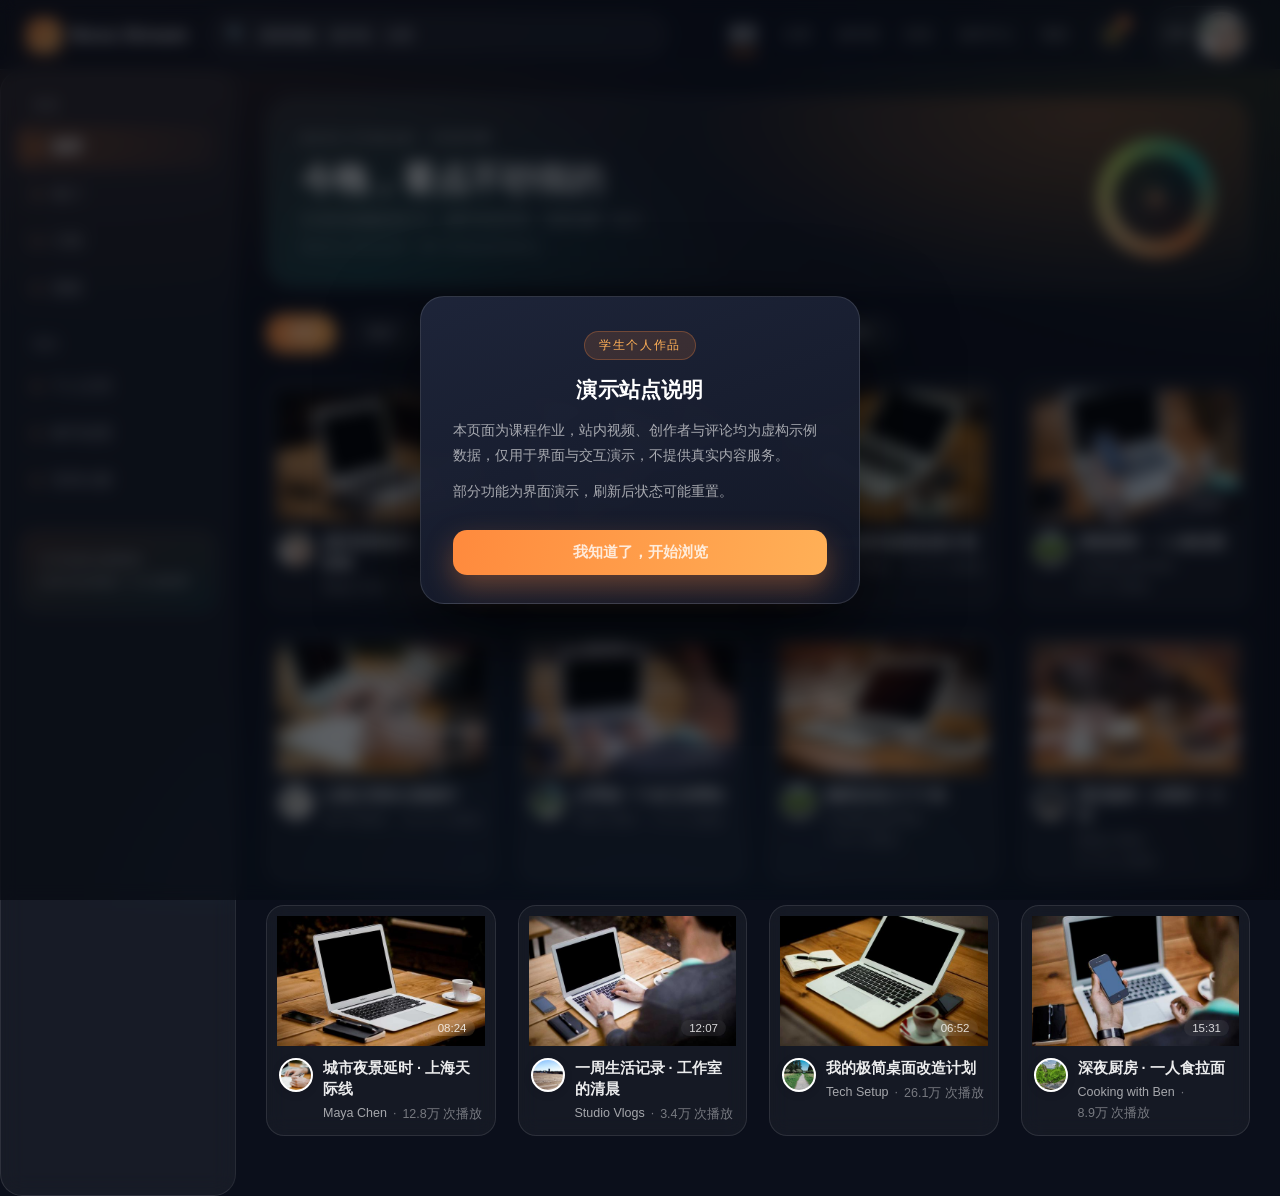
<file: index.html>
<!DOCTYPE html>
<html lang="zh-CN">
<head>
<meta charset="UTF-8">
<meta name="viewport" content="width=device-width,initial-scale=1">
<title>Nova Stream · 首页</title>
<link rel="stylesheet" href="css/style.css">
<link rel="stylesheet" href="css/extra.css">
<link rel="stylesheet" href="css/night.css">
<link rel="stylesheet" href="css/account.css">
</head>
<body>

<header class="topbar">
  <a class="logo" href="index.html"><span class="mark">N</span>Nova Stream</a>
  <form class="search" onsubmit="event.preventDefault();location.href='search.html'">
    <span>🔍</span>
    <input type="text" placeholder="搜索视频、创作者、分类">
  </form>
  <nav class="topnav">
    <a href="index.html" data-page="index.html">首页</a>
    <a href="categories.html" data-page="categories.html">分类</a>
    <a href="creators.html" data-page="creators.html">创作者</a>
    <a href="friends.html" data-page="friends.html">好友</a>
    <a href="upload.html">创作中心</a>
    <a href="profile.html" data-page="profile.html" class="ns-need-login">我的</a>
  </nav>
  <button class="icon-btn" title="消息">🔔</button>
  <span class="nav-me"><b data-ns-account>游客</b><a href="profile.html" class="avatar-link" title="我的主页"><img class="avatar ph-1" alt="头像"></a></span>
</header>

<div class="shell">
  <aside class="side">
    <p class="side-title">发现</p>
    <nav>
      <a href="index.html" class="active"><span class="dot"></span>推荐</a>
      <a href="categories.html"><span class="dot"></span>热门</a>
      <a href="creators.html"><span class="dot"></span>订阅</a>
      <a href="search.html"><span class="dot"></span>搜索</a>
    </nav>
    <p class="side-title" style="margin-top:26px">我的</p>
    <nav>
      <a href="profile.html" class="ns-need-login"><span class="dot"></span>个人主页</a>
      <a href="settings.html" class="ns-need-login"><span class="dot"></span>账号设置</a>
      <a href="login.html"><span class="dot"></span>登录注册</a>
    </nav>
    <div class="side-foot">
      今天也来点新鲜的<br>
      已经为你准备了 24 条推荐
    </div>
  </aside>

  <main class="main">
    <section class="hero">
      <div class="hero-txt">
        <p class="hero-kicker">NOVA STREAM · 今日片单</p>
        <h1>今晚，看点不吵闹的</h1>
        <p class="hero-sub">24 条为你挑好的片子，避开信息洪流，安静地看一会儿</p>
        <p class="hero-mood" id="heroMood"></p>
      </div>
      <div class="hero-glow"></div>
    </section>
    <div class="chips" id="chips"></div>
    <div class="grid" id="grid"></div>
  </main>
</div>

<script src="js/data.js"></script>
<script>
  const chips = document.getElementById("chips");

  // 分类 -> 匹配规则（关键词 + 额外补充视频）
  const CAT_KEY = {
    "全部": [],
    "知识": ["网站", "极简", "改造"],
    "娱乐": ["生活记录", "vlog", "工作室"],
    "科技": ["桌面", "网站", "tech", "极简"],
    "生活": ["生活记录", "厨房", "拉面", "清晨"],
    "音乐": ["白噪音", "森林", "music"],
    "游戏": ["游戏", "实况"],
    "旅行": ["旅行", "公路", "山海", "城市夜景"]
  };

  // 首页没有、但分类里要有的“专属填充”
  const CAT_EXTRA = {
    "影视": [
      { t: "一部电影的一百个镜头", c: "Studio Vlogs", v: "18.6万", d: "14:22", ph: 2 },
      { t: "影史里最会讲故事的人", c: "Cooking with Ben", v: "7.1万", d: "26:40", ph: 4 }
    ],
    "美食": [
      { t: "深夜厨房 · 一人食拉面", c: "Cooking with Ben", v: "8.9万", d: "15:31", ph: 4 },
      { t: "咖啡拉花入门十条", c: "Cooking with Ben", v: "1.9万", d: "09:12", ph: 7 }
    ],
    "运动": [
      { t: "每天早上二十分钟", c: "Fit Life", v: "5.4万", d: "20:03", ph: 2 },
      { t: "跑步半年我变了什么", c: "Fit Life", v: "11.2万", d: "13:48", ph: 5 }
    ],
    "设计": [
      { t: "改一百次才敢发的封面", c: "Maya Chen", v: "6.8万", d: "12:15", ph: 1 },
      { t: "颜色是怎么影响人的", c: "Studio Vlogs", v: "9.4万", d: "18:30", ph: 7 }
    ],
    "萌宠": [
      { t: "猫在等我回家的一整天", c: "Maya Chen", v: "32.5万", d: "10:12", ph: 1 },
      { t: "养猫三个月翻车记录", c: "Studio Vlogs", v: "15.7万", d: "08:46", ph: 2 }
    ],
    "播客": [
      { t: "深夜电台 · 聊聊一个人住", c: "Music Vibes", v: "4.6万", d: "42:18", ph: 8 },
      { t: "在雨天和自己对话", c: "Music Vibes", v: "9.1万", d: "36:02", ph: 6 }
    ]
  };

  const ALL = [...VIDEOS, ...VIDEOS.slice(0, 4)];
  let nowCat = "全部";
  let nowCreator = "";

  function render(){
    let list = ALL;
    if (nowCat !== "全部"){
      const keys = (CAT_KEY[nowCat] || []).map(k => k.toLowerCase());
      const extra = CAT_EXTRA[nowCat] || [];
      const hit = ALL.filter(v =>
        keys.some(k => v.t.toLowerCase().includes(k) || v.c.toLowerCase().includes(k)));
      list = [...hit, ...extra];
    }
    if (nowCreator) list = list.filter(v => v.c === nowCreator);

    const grid = document.getElementById("grid");
    grid.innerHTML = list.length
      ? list.map(videoCard).join("")
      : `<div class="empty">
           <div class="eico">🫧</div>
           <h3>这个分类还没有视频</h3>
           <p>换个分类看看，或者先去逛逛别的</p>
           <button class="btn btn-primary" onclick="setCat('全部')">看全部推荐</button>
         </div>`;
  }

  const CATS_ALL = ["全部","知识","娱乐","科技","生活","音乐","游戏","旅行","影视","美食","运动","设计","萌宠","播客"];

  function setCat(name){
    nowCat = name;
    nowCreator = "";
    document.querySelectorAll("#chips .chip").forEach(b =>
      b.classList.toggle("active", b.dataset.cat === name));
    history.replaceState(null, "", name === "全部" ? "index.html" : "index.html?cat=" + encodeURIComponent(name));
    render();
  }
  window.setCat = setCat;

  function buildChips(){
    chips.innerHTML = CATS.map(c =>
      `<button class="chip ${c === nowCat ? "active" : ""}" data-cat="${c}">${c}</button>`).join("");
  }
  chips.addEventListener("click", e => {
    const btn = e.target.closest(".chip");
    if (btn) setCat(btn.dataset.cat);
  });

  // 从分类页跳过来时带上 ?cat=
  const q = new URLSearchParams(location.search);
  const fromCat = q.get("cat");
  const fromUser = q.get("creator");
  if (fromCat && fromCat !== "全部" && !CATS.includes(fromCat)) CATS.push(fromCat);
  if (fromCat) setCat(fromCat);
  else if (fromUser){ nowCreator = fromUser; buildChips(); render(); }
  else { buildChips(); render(); }
</script>
<script src="js/hue.js"></script>
<script src="js/notify.js"></script>
<script src="js/notice.js"></script>
<script src="js/account.js"></script>
</body>
</html>
</file>
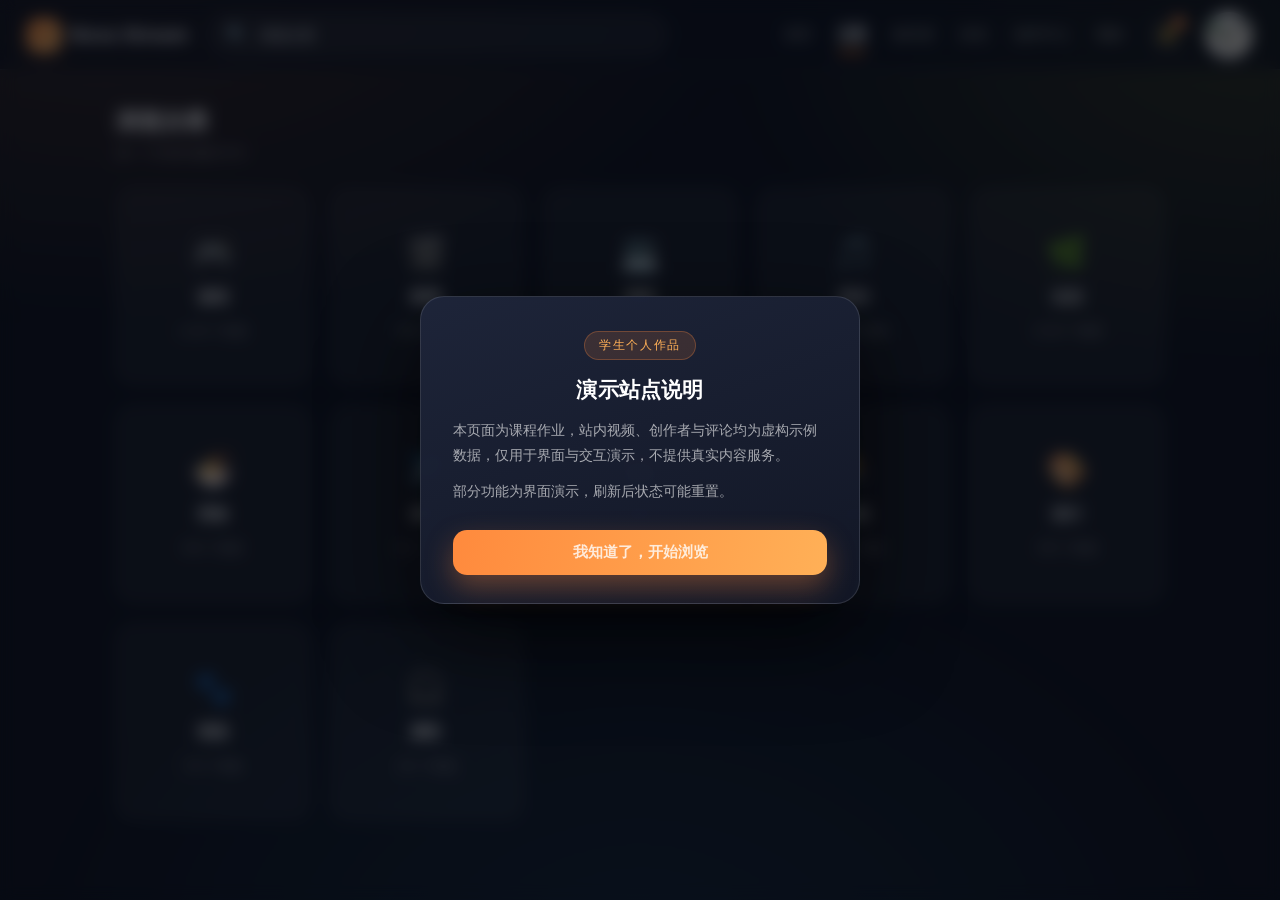
<file: categories.html>
<!DOCTYPE html>
<html lang="zh-CN">
<head>
<meta charset="UTF-8">
<meta name="viewport" content="width=device-width,initial-scale=1">
<title>Nova Stream · 分类</title>
<link rel="stylesheet" href="css/style.css">
<link rel="stylesheet" href="css/extra.css">
<link rel="stylesheet" href="css/night.css">
<link rel="stylesheet" href="css/account.css">
<style>
  .cat-grid{display:grid;grid-template-columns:repeat(auto-fill,minmax(180px,1fr));gap:20px;margin-top:26px}
  .cat{
    aspect-ratio:1/1.02;border-radius:24px;background:rgba(255,255,255,.05);box-shadow:var(--sh-sm);
    display:flex;flex-direction:column;align-items:center;justify-content:center;gap:16px;
    position:relative;transition:.24s;border:1px solid transparent;
  }
  .cat:hover{transform:translateY(-5px);box-shadow:var(--sh-lg);border-color:#ffe2cd}
  .cat .ico{font-size:32px}
  .cat .nm{font-size:15px;font-weight:600}
  .cat .ct{font-size:12px;color:var(--ink-3)}
  .cat .mark{position:absolute;right:14px;top:14px;width:10px;height:10px;border-radius:50%;
    background:var(--orange);opacity:0;transition:.2s}
  .cat:hover .mark{opacity:1}
  .cat.active{border-color:transparent;background:linear-gradient(160deg,#fff7f1,#eefaf8);
    box-shadow:0 18px 40px rgba(20,184,166,.16)}
</style>
<script src="js/hue.js"></script>
</head>
<body>

<header class="topbar">
  <a class="logo" href="index.html"><span class="mark">N</span>Nova Stream</a>
  <form class="search" onsubmit="event.preventDefault();location.href='search.html'">
    <span>🔍</span><input type="text" placeholder="浏览分类">
  </form>
  <nav class="topnav">
    <a href="index.html">首页</a>
    <a href="categories.html" class="active">分类</a>
    <a href="creators.html">创作者</a>
    <a href="friends.html">好友</a>
    <a href="upload.html">创作中心</a>
    <a href="profile.html" class="ns-need-login">我的</a>
  </nav>
    <button class="icon-btn" title="消息">🔔</button>
<a href="profile.html"><img class="avatar ph-5" alt="头像"></a>
</header>

<div style="max-width:1100px;margin:0 auto;padding:36px 26px 70px">
  <h1 style="margin:0 0 8px;font-size:23px">浏览分类</h1>
  <p class="tiny" style="margin:0">挑一个你感兴趣的方向</p>
  <div class="cat-grid" id="grid"></div>
</div>

<script src="js/data.js"></script>
<script>
  const LIST = [
    {i:"🎮", n:"游戏", c:"1,204 个视频"},
    {i:"🎬", n:"影视", c:"986 个视频"},
    {i:"💻", n:"科技", c:"742 个视频"},
    {i:"🎵", n:"音乐", c:"1,530 个视频"},
    {i:"🌿", n:"生活", c:"2,018 个视频"},
    {i:"🍜", n:"美食", c:"864 个视频"},
    {i:"✈️", n:"旅行", c:"617 个视频"},
    {i:"📚", n:"知识", c:"1,109 个视频"},
    {i:"🏃", n:"运动", c:"438 个视频"},
    {i:"🎨", n:"设计", c:"355 个视频"},
    {i:"🐾", n:"萌宠", c:"702 个视频"},
    {i:"🎧", n:"播客", c:"241 个视频"}
  ];
  document.getElementById("grid").innerHTML = LIST.map(c=>`
    <a class="cat" href="index.html?cat=${encodeURIComponent(c.n)}">
      <span class="mark"></span>
      <div class="ico">${c.i}</div>
      <div class="nm">${c.n}</div>
      <div class="ct">${c.c}</div>
    </a>`).join("");
</script>
<script src="js/notify.js"></script>
<script src="js/notice.js"></script>
<script src="js/account.js"></script>
</body>
</html>
</file>
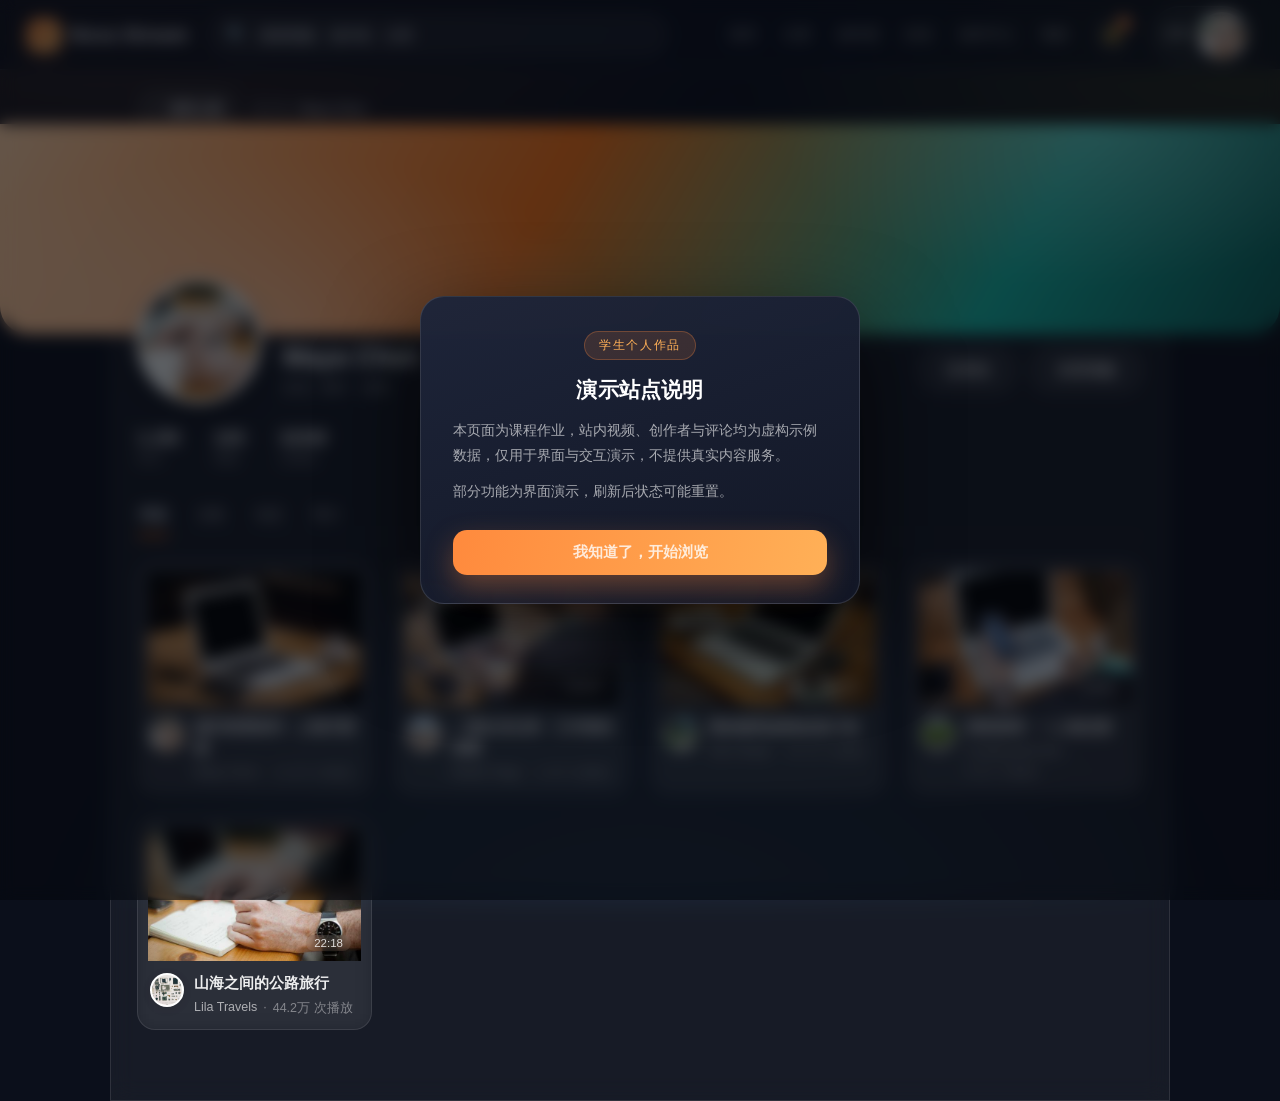
<file: creator.html>
<!DOCTYPE html>
<html lang="zh-CN">
<head>
<meta charset="UTF-8">
<meta name="viewport" content="width=device-width,initial-scale=1">
<title>Nova Stream · 创作者主页</title>
<link rel="stylesheet" href="css/style.css">
<link rel="stylesheet" href="css/extra.css">
<link rel="stylesheet" href="css/night.css">
<link rel="stylesheet" href="css/account.css">
<style>
  .cover{
    height:210px;border-radius:0 0 28px 28px;position:relative;overflow:hidden;
    background:linear-gradient(120deg,#ffd3a8,#f97316 42%,#14b8a6 78%,#0b5e58);
  }
  .cover::after{
    content:"";position:absolute;inset:0;
    background:radial-gradient(600px 300px at 20% 100%,rgba(255,255,255,.42),transparent 60%),
               radial-gradient(500px 260px at 85% 0%,rgba(255,255,255,.3),transparent 62%);
  }
  .prof{max-width:1060px;margin:0 auto;padding:0 26px 70px}
  .prof-head{display:flex;align-items:flex-end;gap:22px;margin-top:-56px;position:relative;z-index:2}
  .prof-head .ava{width:124px;height:124px;border-radius:50%;border:5px solid #fff;box-shadow:var(--sh-md)}
  .prof-head .txt{padding-bottom:6px}
  .prof-head h1{margin:0 0 6px;font-size:26px}
  .prof-head p{margin:0;font-size:13.5px;color:var(--ink-3)}
  .stats{display:flex;gap:34px;margin:24px 0 6px;flex-wrap:wrap}
  .stat b{display:block;font-size:19px}
  .stat span{font-size:12.5px;color:var(--ink-3)}
  .tabs{display:flex;gap:26px;border-bottom:1px solid var(--line);margin:26px 0 24px;font-size:14px}
  .tabs a{padding:12px 2px;color:var(--ink-2);position:relative}
  .tabs a:hover{color:var(--ink)}
  .tabs a.on{color:var(--ink);font-weight:700}
  .tabs a.on::after{content:"";position:absolute;left:0;right:0;bottom:-1px;height:3px;border-radius:3px;background:var(--orange)}
</style>
<script src="js/hue.js"></script>
</head>
<body>

<header class="topbar">
  <a class="logo" href="index.html"><span class="mark">N</span>Nova Stream</a>
  <form class="search" onsubmit="event.preventDefault();location.href='search.html'">
    <span>🔍</span><input type="text" placeholder="搜索视频、创作者、分类">
  </form>
  <nav class="topnav">
    <a href="index.html">首页</a>
    <a href="categories.html">分类</a>
    <a href="creators.html">创作者</a>
    <a href="friends.html" id="navFriends">好友</a>
    <a href="upload.html">创作中心</a>
    <a href="profile.html" class="ns-need-login">我的</a>
  </nav>
    <button class="icon-btn" title="消息">🔔</button>
<span class="nav-me"><b data-ns-account>游客</b><a href="profile.html" class="avatar-link" title="我的主页"><img class="avatar ph-1" alt="头像"></a></span>
</header>

<div class="crumb-bar" style="max-width:1060px;margin:20px auto -4px;padding:0 26px;display:flex;align-items:center;gap:12px">
  <a class="btn btn-ghost" href="creators.html" id="backBtn" style="height:38px;padding:0 16px;font-size:13px;border-radius:999px;display:inline-flex;align-items:center">← 返回上级</a>
  <span style="font-size:12.5px;color:var(--ink-3)" id="crumb">创作者 / <b id="crumbName" style="font-weight:600;color:var(--ink-2)">Maya Chen</b></span>
</div>

<div class="cover"></div>

<div class="prof">
  <div class="prof-head">
    <div class="ava ph-1" style="border-radius:50%" id="uAva"></div>
    <div class="txt">
      <h1 id="uName">Maya Chen</h1>
      <p id="uDesc">生活 · 旅行 · 创意</p>
    </div>
    <div style="margin-left:auto;padding-bottom:10px;display:flex;gap:12px">
      <button class="btn btn-primary" id="f" >关注</button>
      <button class="btn btn-ghost" id="msgBtn">主页消息</button>
    </div>
  </div>

  <div class="stats">
    <div class="stat"><b id="uFans">1.2M</b><span>粉丝</span></div>
    <div class="stat"><b id="uVids">480</b><span>视频</span></div>
    <div class="stat"><b>320M</b><span>总播放</span></div>
  </div>

  <div class="tabs" id="tabs">
    <a href="#" class="on" data-tab="works">作品</a>
    <a href="#" data-tab="series">合集</a>
    <a href="#" data-tab="feed">动态</a>
    <a href="#" data-tab="about">简介</a>
  </div>

  <div class="grid" id="grid"></div>
  <div id="pane"></div>
</div>

<script src="js/data.js"></script>
<script>
  // 按 ?u=创作者名 显示对应的人
  const _sp = new URLSearchParams(location.search);
  const q = _sp.get("u") || "Maya Chen";

  // 「主页消息」跳到好友版块的私信，并且直接选中这位创作者
  (function msg(){
    const b = document.getElementById("msgBtn");
    if (!b) return;
    b.addEventListener("click", () => {
      location.href = "friends.html?chat=" + encodeURIComponent(q);
    });
  })();

  // 返回按钮跟着来源走：从好友、搜索、动态点进来就回那一页
  (function backTo(){
    const btn = document.getElementById("backBtn");
    const crumb = document.getElementById("crumb");
    const from = _sp.get("from");
    const map = {
      friends: { href:"friends.html", label:"← 返回好友", crumb:"好友 / " },
      search:  { href:"search.html?q=" + encodeURIComponent(q), label:"← 返回搜索", crumb:"搜索结果 / " },
      feed:    { href:"feed.html", label:"← 返回动态", crumb:"动态 / " },
      index:   { href:"index.html", label:"← 返回首页", crumb:"首页 / " }
    };
    const c = map[from];
    if (c){
      btn.textContent = c.label;
      btn.setAttribute("href", c.href);
      crumb.firstChild.nodeValue = c.crumb;
      // 从好友过来，顶部导航也把「好友」点亮，别看着像丢了
      if (from === "friends") document.getElementById("navFriends").classList.add("active");
      return;
    }
    if (from === "watch"){ btn.textContent = "← 返回视频"; btn.onclick = e => { e.preventDefault(); history.length > 1 ? history.back() : location.href = "index.html"; }; return; }
    // 没带来源就用浏览器的上一页，没有上一页再回创作者列表
    btn.textContent = "← 返回上级";
    btn.onclick = e => {
      e.preventDefault();
      if (document.referrer && history.length > 1) history.back();
      else location.href = "creators.html";
    };
  })();
  const me = CREATORS.find(c => c.n === q) || CREATORS[0];
  const mine = VIDEOS.filter(v => v.c === me.n);

  document.title = "Nova Stream · " + me.n;
  document.getElementById("uName").textContent = me.n;
  document.getElementById("crumbName").textContent = me.n;
  document.getElementById("uDesc").textContent = me.d;
  document.getElementById("uFans").textContent = me.f;
  document.getElementById("uVids").textContent = (mine.length * 60 + 40);
  document.getElementById("uAva").className = "ava ph-" + me.ph;
  document.querySelector(".prof-head .ava").style.borderRadius = "50%";
  const f = document.getElementById("f");
  function paintFollow(){
    const on = isSub(me.n);
    f.dataset.on = on ? "1" : "0";
    f.textContent = on ? "已关注" : "关注";
    f.classList.toggle("btn-ghost", on);
    f.classList.toggle("btn-primary", !on);
    f.style.background = on ? "linear-gradient(100deg,#0aa395,#2ec9ba)" : "";
  }
  paintFollow();

  const list = mine.length ? [...mine, ...VIDEOS.filter(v => v.c !== me.n).slice(0,4)] : VIDEOS;
  const grid = document.getElementById("grid");
  const pane = document.getElementById("pane");

  const SERIES = [
    { n: "日常记录", c: 12, t: "每天一段，攒着看", ph: me.ph },
    { n: "创作幕后", c: 8, t: "拍摄和剪辑的那些事", ph: (me.ph % 8) + 1 },
    { n: "随手拍", c: 26, t: "没剪完的也放出来", ph: ((me.ph + 3) % 8) + 1 }
  ];
  const FEED = [
    { d: "今天第 3 次改封面，终于敢发了", t: "2 小时前", like: 128 },
    { d: "有人问我用的什么机器，回在评论区了", t: "昨天", like: 64 },
    { d: "下周停更一天，出去走走", t: "3 天前", like: 210 }
  ];

  function showTab(name){
    document.querySelectorAll("#tabs a").forEach(a =>
      a.classList.toggle("on", a.dataset.tab === name));
    grid.style.display = name === "works" ? "" : "none";
    pane.style.display = name === "works" ? "none" : "";
    if (name === "works"){
      grid.innerHTML = list.map(videoCard).join("");
    } else if (name === "series"){
      pane.innerHTML = `<div class="series-grid">${SERIES.map(x => `
        <a class="series" href="watch.html">
          <div class="scover ph-${x.ph}"></div>
          <h4>${x.n}</h4>
          <p>${x.c} 个视频 · ${x.t}</p>
        </a>`).join("")}</div>`;
    } else if (name === "feed"){
      pane.innerHTML = `<div class="feed-list">${FEED.map(x => `
        <div class="feed-item">
          <div class="fa ph-${me.ph}"></div>
          <div class="fb">
            <div class="fn">${me.n}</div>
            <div class="fd">${x.d}</div>
            <div class="ff"><span>${x.t}</span><span>♥ ${x.like}</span></div>
          </div>
        </div>`).join("")}</div>`;
    } else {
      pane.innerHTML = `<div class="about-box">
        <h3>关于 ${me.n}</h3>
        <p>${me.d} 方向的创作者，喜欢把手边的小事拍下来。更新不太规律，但每次都想认真一点。</p>
        <ul>
          <li><span>粉丝</span><b>${me.f}</b></li>
          <li><span>视频</span><b>${mine.length * 60 + 40}</b></li>
          <li><span>入驻</span><b>2023 年</b></li>
          <li><span>所在地</span><b>上海</b></li>
        </ul>
      </div>`;
    }
    history.replaceState(null, "", "creator.html?u=" + encodeURIComponent(me.n) + "#" + name);
  }

  document.getElementById("tabs").addEventListener("click", e => {
    const a = e.target.closest("a");
    if (!a) return;
    e.preventDefault();
    showTab(a.dataset.tab);
  });

  showTab((location.hash || "#works").slice(1));
  f.addEventListener("click", () => { if (window.NSAuth && !NSAuth.requireLogin("关注")) return; toggleSub(me.n); paintFollow(); });
</script>
<script src="js/notify.js"></script>
<script src="js/notice.js"></script>
<script src="js/account.js"></script>
</body>
</html>
</file>
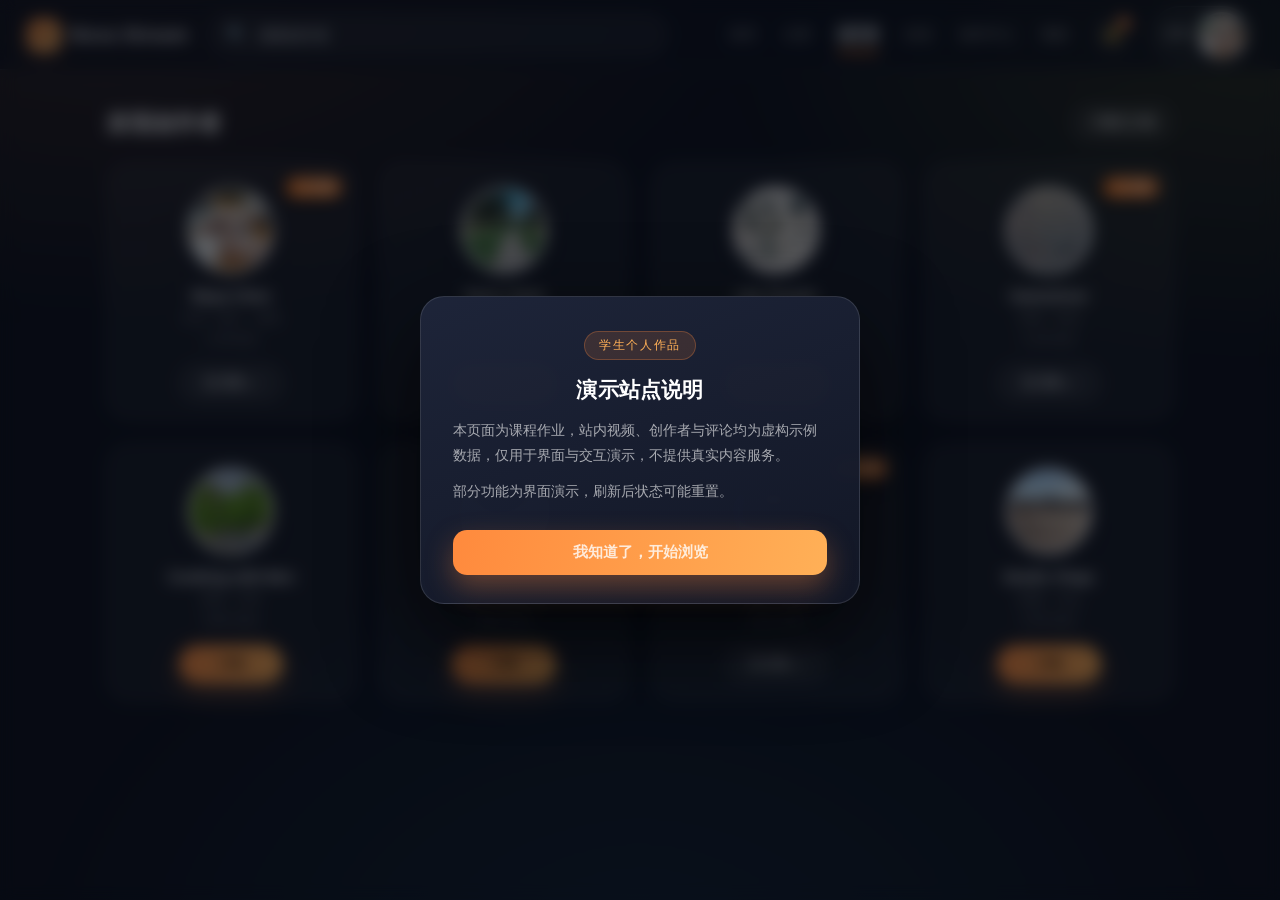
<file: creators.html>
<!DOCTYPE html>
<html lang="zh-CN">
<head>
<meta charset="UTF-8">
<meta name="viewport" content="width=device-width,initial-scale=1">
<title>Nova Stream · 创作者</title>
<link rel="stylesheet" href="css/style.css">
<link rel="stylesheet" href="css/extra.css">
<link rel="stylesheet" href="css/night.css">
<link rel="stylesheet" href="css/account.css">
<style>
  .cr-grid{display:grid;grid-template-columns:repeat(auto-fill,minmax(210px,1fr));gap:22px;margin-top:8px}
  .cr{
    background:rgba(255,255,255,.05);border-radius:24px;padding:24px 18px 18px;text-align:center;
    box-shadow:var(--sh-sm);transition:.24s;position:relative;border:1px solid transparent;
  }
  .cr:hover{transform:translateY(-5px);box-shadow:var(--sh-lg);border-color:#ffe2cd}
  .cr .ava{width:86px;height:86px;border-radius:50%;margin:0 auto 14px;border:3px solid #fff;
    box-shadow:0 10px 24px rgba(28,35,48,.12)}
  .cr h3{margin:0 0 6px;font-size:15px}
  .cr .d{font-size:12.5px;color:var(--ink-3);margin:0 0 4px}
  .cr .f{font-size:12px;color:var(--ink-3);margin:0 0 16px}
  .cr .btn{height:38px;padding:0 20px;font-size:13px;border-radius:999px}
  .badge{
    position:absolute;right:14px;top:14px;padding:3px 10px;border-radius:999px;
    font-size:11.5px;font-weight:700;color:#fff;background:linear-gradient(100deg,#f97316,#fb8c3c);
  }
  .cr .live{background:linear-gradient(100deg,#14b8a6,#2ec9ba)}
</style>
<script src="js/hue.js"></script>
</head>
<body>

<header class="topbar">
  <a class="logo" href="index.html"><span class="mark">N</span>Nova Stream</a>
  <form class="search" onsubmit="event.preventDefault();location.href='search.html'">
    <span>🔍</span><input type="text" placeholder="搜索创作者">
  </form>
  <nav class="topnav">
    <a href="index.html">首页</a>
    <a href="categories.html">分类</a>
    <a href="creators.html" class="active">创作者</a>
    <a href="friends.html">好友</a>
    <a href="upload.html">创作中心</a>
    <a href="profile.html" class="ns-need-login">我的</a>
  </nav>
    <button class="icon-btn" title="消息">🔔</button>
<span class="nav-me"><b data-ns-account>游客</b><a href="profile.html" class="avatar-link" title="我的主页"><img class="avatar ph-1" alt="头像"></a></span>
</header>

<div style="max-width:1120px;margin:0 auto;padding:34px 26px 70px">
  <div class="sec-head">
    <h1 style="margin:0;font-size:23px">发现创作者</h1>
    <button class="btn btn-ghost" id="onlySub" style="height:38px;padding:0 18px;font-size:13px;border-radius:999px">只看已订阅</button>
  </div>
  <div class="cr-grid" id="grid"></div>
  <div id="noneSub" class="none-sub" style="display:none">
    <p>还没订阅谁，点一下订阅试试 :)</p>
  </div>
</div>

<script src="js/data.js"></script>
<script>
  const grid = document.getElementById("grid");
  let onlySubMode = false;

  function badgeOf(c, i){
    if (isSub(c.n)) return '<span class="badge">已订阅</span>';
    if (i === 3) return '<span class="badge live">直播中</span>';
    return "";
  }

  function render(){
    const list = CREATORS.filter(c => !onlySubMode || isSub(c.n));
    document.getElementById("noneSub").style.display = list.length ? "none" : "";
    grid.innerHTML = list.map((c) => {
      const on = isSub(c.n);
      return `
      <div class="cr" data-name="${c.n}">
        ${badgeOf(c, CREATORS.indexOf(c))}
        <a href="creator.html?u=${encodeURIComponent(c.n)}" title="查看 ${c.n} 的主页">
          <div class="ava ph-${c.ph}" style="border-radius:50%"></div>
        </a>
        <h3><a href="creator.html?u=${encodeURIComponent(c.n)}" style="color:inherit">${c.n}</a></h3>
        <p class="d">${c.d}</p>
        <p class="f">${c.f} 粉丝</p>
        <button class="btn ${on ? "btn-ghost" : "btn-primary"} sub-btn" data-n="${c.n}">
          ${on ? "已订阅 ✓" : "订阅"}
        </button>
      </div>`;
    }).join("");
  }

  grid.addEventListener("click", e => {
    const b = e.target.closest(".sub-btn");
    if (!b) return;
    if (window.NSAuth && !NSAuth.requireLogin("订阅")) return;
    const name = b.dataset.n;
    const on = toggleSub(name);
    const card = grid.querySelector(`.cr[data-name="${CSS.escape(name)}"]`);
    if (card){
      const old = card.querySelector(".badge");
      if (old && old.classList.contains("badge") && !old.classList.contains("live")) old.remove();
      if (on && !card.querySelector(".badge"))
        card.insertAdjacentHTML("afterbegin", '<span class="badge">已订阅</span>');
    }
    render();
  });

  document.getElementById("onlySub").addEventListener("click", e => {
    onlySubMode = !onlySubMode;
    e.currentTarget.classList.toggle("btn-primary", onlySubMode);
    e.currentTarget.classList.toggle("btn-ghost", !onlySubMode);
    e.currentTarget.textContent = onlySubMode ? "看全部创作者" : "只看已订阅";
    render();
  });

  // 别的标签页改了订阅，这里跟着刷新
  window.addEventListener("storage", e => { if (e.key === "ns_subs") render(); });
  document.addEventListener("subs:change", render);

  render();
</script>
<script src="js/notify.js"></script>
<script src="js/notice.js"></script>
<script src="js/account.js"></script>
</body>
</html>
</file>
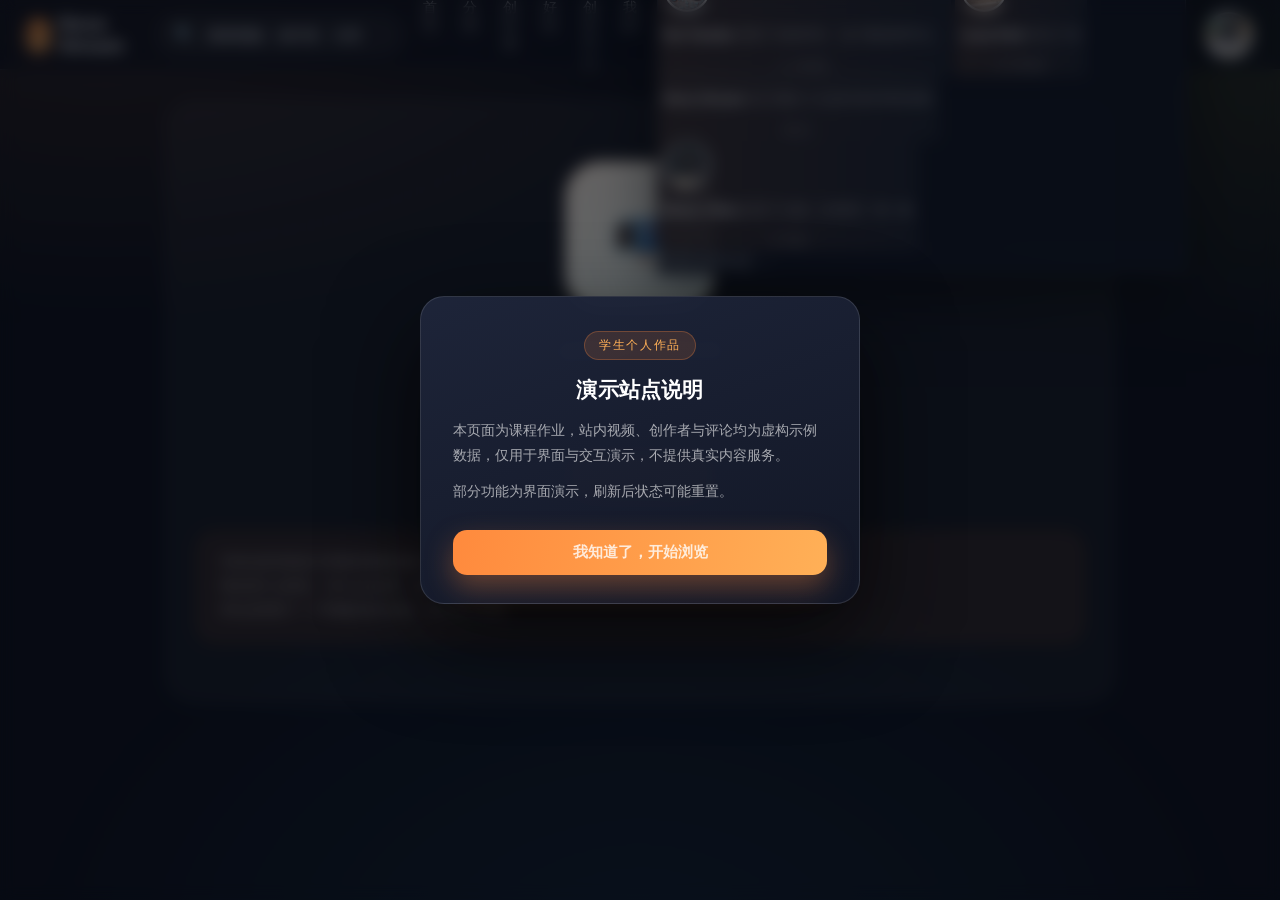
<file: empty.html>
<!DOCTYPE html>
<html lang="zh-CN">
<head>
<meta charset="UTF-8">
<meta name="viewport" content="width=device-width,initial-scale=1">
<title>Nova Stream · 空状态</title>
<link rel="stylesheet" href="css/style.css">
<link rel="stylesheet" href="css/night.css">
<link rel="stylesheet" href="css/account.css">
<style>
  .empty-wrap{max-width:1000px;margin:0 auto;padding:30px 26px 60px}
  .panel{background:rgba(255,255,255,.05);border-radius:28px;box-shadow:var(--sh-md);padding:60px 30px;text-align:center}
  .illus{width:150px;height:150px;margin:0 auto 26px;position:relative}
  .illus .box{
    position:absolute;inset:0;border-radius:36px;
    background:linear-gradient(140deg,#fff3e8,#e8faf7);
    border:2px dashed #ffd0ad;display:grid;place-items:center;
    animation:float 3.6s ease-in-out infinite;
  }
  .illus .box span{font-size:46px;filter:grayscale(.15)}
  @keyframes float{0%,100%{transform:translateY(0)}50%{transform:translateY(-10px)}}
  .panel h1{margin:0 0 10px;font-size:21px}
  .panel p{margin:0 0 26px;font-size:13.5px;color:var(--ink-3);line-height:1.9}
  .tipbox{margin-top:34px;padding:18px 22px;border-radius:18px;background:rgba(255,255,255,.045);
    font-size:12.5px;color:var(--ink-3);text-align:left;line-height:1.9}
</style>
<script src="js/hue.js"></script>
</head>
<body>

<header class="topbar">
  <a class="logo" href="index.html"><span class="mark">N</span>Nova Stream</a>
  <form class="search" onsubmit="event.preventDefault();location.href='search.html'">
    <span>🔍</span><input type="text" placeholder="搜索视频、创作者、分类">
  </form>
  <nav class="topnav">
    <a href="index.html">首页</a>
    <a href="categories.html">分类</a>
    <a href="creators.html">创作者</a>
    <a href="friends.html">好友</a>
    <a href="upload.html">创作中心</a>
    <a href="profile.html" class="ns-need-login">我的</a>
  </nav>
    <button class="icon-btn" title="消息">🔔</button>
<a href="profile.html"><img class="avatar ph-2" alt="头像"></a>
</header>

<div class="empty-wrap">
  <div class="panel">
    <div class="illus"><div class="box"><span>📭</span></div></div>
    <h1>这里还什么都没有</h1>
    <p>你还没有订阅任何创作者<br>订阅之后，他们的新视频会出现在这里</p>
    <a class="btn btn-primary" href="creators.html">去看看创作者</a>

    <div class="tipbox">
      空状态是页面设计里最容易被忽略的一块。它要告诉用户三件事：<br>
      现在是什么情况、为什么会这样、接下来能做什么。<br>
      所以这里留了一个明确的操作按钮，而不是干瞪眼。
    </div>
  </div>
</div>
<script src="js/notify.js"></script>
<script src="js/notice.js"></script>
<script src="js/account.js"></script>
</body>
</html>
</file>
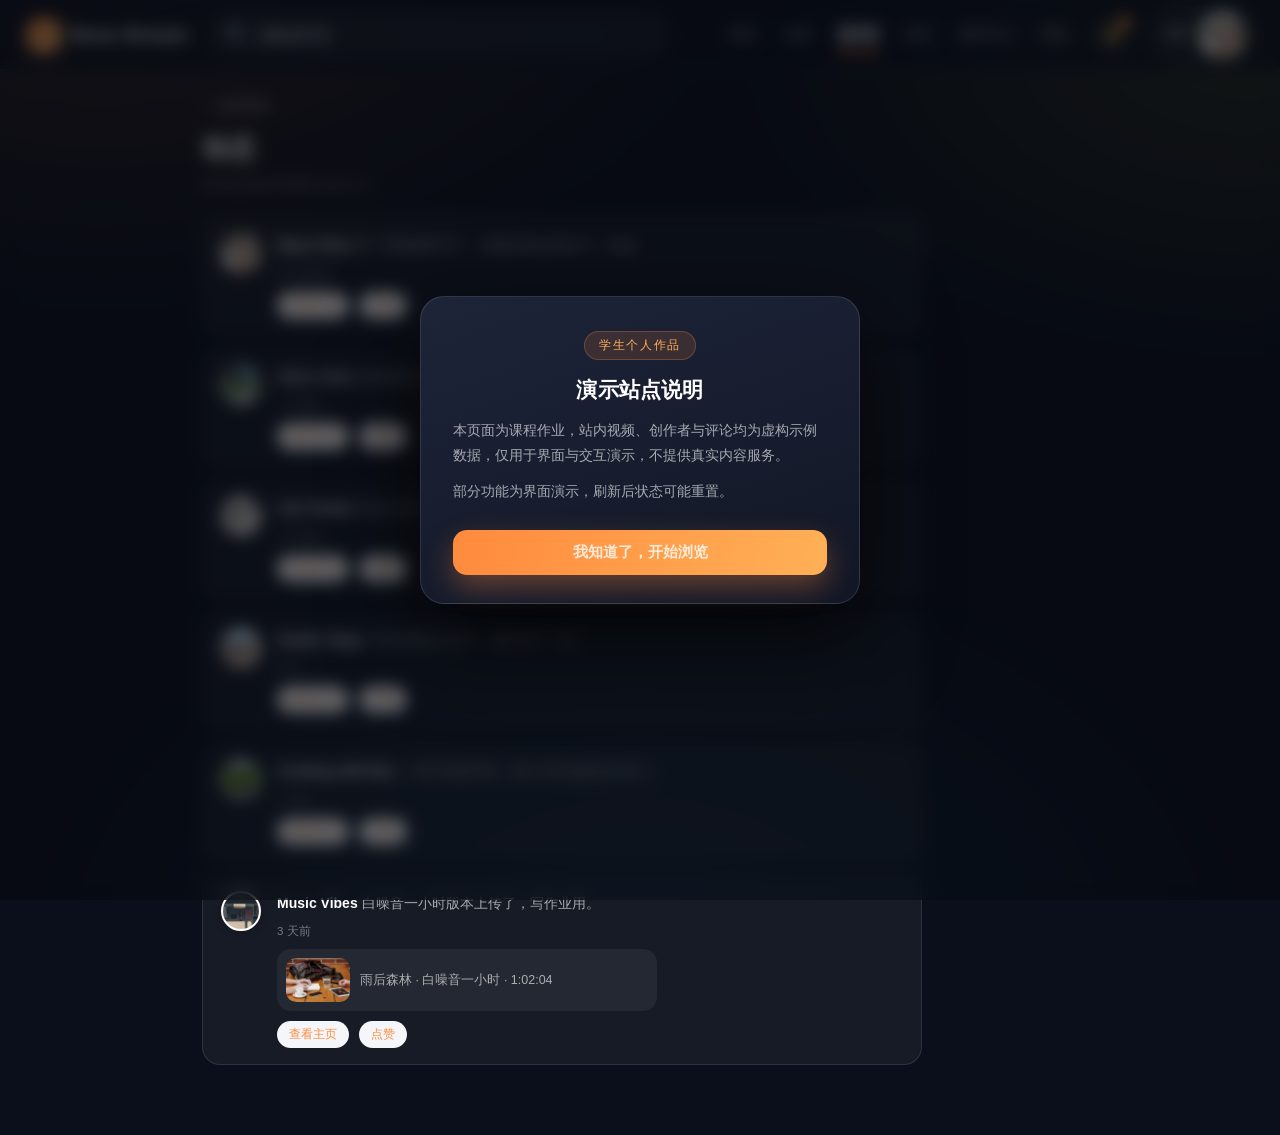
<file: feed.html>
<!DOCTYPE html>
<html lang="zh-CN">
<head>
<meta charset="UTF-8">
<meta name="viewport" content="width=device-width,initial-scale=1">
<title>Nova Stream · 动态</title>
<link rel="stylesheet" href="css/style.css">
<link rel="stylesheet" href="css/extra.css">
<link rel="stylesheet" href="css/night.css">
<link rel="stylesheet" href="css/account.css">
<script src="js/hue.js"></script>
</head>
<body>

<header class="topbar">
  <a class="logo" href="index.html"><span class="mark">N</span>Nova Stream</a>
  <form class="search" onsubmit="event.preventDefault();location.href='search.html'">
    <span>🔍</span><input type="text" placeholder="搜索创作者">
  </form>
  <nav class="topnav">
    <a href="index.html">首页</a>
    <a href="categories.html">分类</a>
    <a href="creators.html" class="active">创作者</a>
    <a href="friends.html">好友</a>
    <a href="upload.html">创作中心</a>
    <a href="profile.html" class="ns-need-login">我的</a>
  </nav>
    <button class="icon-btn" title="消息">🔔</button>
<span class="nav-me"><b data-ns-account>游客</b><a href="profile.html" class="avatar-link" title="我的主页"><img class="avatar ph-1" alt="头像"></a></span>
</header>

<div class="feed-wrap">
  <a class="feed-back" href="profile.html">← 返回我的</a>
  <div class="feed-head">
    <h1 id="feedTitle">动态</h1>
    <p id="feedSub">你关注的创作者最近在发什么</p>
  </div>
  <div class="feed-list" id="feedList"></div>
</div>

<script src="js/data.js"></script>
<script>
  const q = new URLSearchParams(location.search);
  const who = q.get("u");

  /* 全部动态 */
  const POSTS = [
    { who:"Maya Chen", ava:"ph-1", time:"10 分钟前",
      txt:"新一期视频剪完了，凌晨的海边风好大，但值。",
      v:"海边的日落延时摄影" },
    { who:"Tom's Tech", ava:"ph-3", time:"1 小时前",
      txt:"桌面改造又买了一个新东西，先不说是啥，明天见。",
      v:"桌面布置第二期" },
    { who:"Lila Travels", ava:"ph-5", time:"3 小时前",
      txt:"在路上第 6 天，今天终于找到那个很小的海湾。",
      v:"一个人的旅行清单" },
    { who:"Studio Vlogs", ava:"ph-7", time:"昨天",
      txt:"下雨天最适合剪片，顺手录了一段。",
      v:"雨夜城市 · 慢镜头" },
    { who:"Cooking with Ben", ava:"ph-4", time:"2 天前",
      txt:"一周只吃家常菜，第三天开始想念外卖了。",
      v:"一周只吃家常菜" },
    { who:"Music Vibes", ava:"ph-8", time:"3 天前",
      txt:"白噪音一小时版本上传了，写作业用。",
      v:"雨后森林 · 白噪音一小时" }
  ];

  /* 新粉丝 */
  const FANS = [
    { who:"Luna Park", ava:"ph-7", time:"3 小时前", txt:"关注了你" },
    { who:"Kai Tanaka", ava:"ph-6", time:"昨天", txt:"关注了你" },
    { who:"Aria Wong", ava:"ph-8", time:"2 天前", txt:"关注了你" },
    { who:"Maya Chen", ava:"ph-1", time:"4 天前", txt:"关注了你" },
    { who:"Studio Vlogs", ava:"ph-7", time:"上周", txt:"关注了你" }
  ];

  function creatorOf(n){ return CREATORS.find(c => c.n === n) || { ph:1 }; }
  function uri(s){ return encodeURIComponent(s); }

  function postCard(p){
    const c = creatorOf(p.who);
    const v = VIDEOS.find(x => x.t === p.v);
    return `
      <article class="feed-card">
        <a href="creator.html?u=${uri(p.who)}&from=feed" title="${p.who}">
          <div class="ava ph-${c.ph}"></div>
        </a>
        <div class="feed-body">
          <p><a href="creator.html?u=${uri(p.who)}&from=feed"><b>${p.who}</b></a> ${p.txt}</p>
          <span class="time">${p.time}</span>
          ${v ? `<a class="feed-thumb" href="watch.html?t=${uri(v.t)}&u=${uri(v.c)}">
                   <div class="ph ph-${v.ph}"></div>
                   <span>${v.t} · ${v.d}</span>
                 </a>` : ""}
          <div class="feed-acts">
            <a href="creator.html?u=${uri(p.who)}#feed">查看主页</a>
            <a href="#" onclick="event.preventDefault();if(window.NSAuth&&!NSAuth.requireLogin('点赞'))return;this.textContent='已赞 👍'">点赞</a>
          </div>
        </div>
      </article>`;
  }

  function fanCard(f){
    const c = creatorOf(f.who);
    return `
      <article class="feed-card">
        <a href="creator.html?u=${uri(f.who)}&from=feed" title="${f.who}">
          <div class="ava ph-${c.ph}"></div>
        </a>
        <div class="feed-body">
          <p><a href="creator.html?u=${uri(f.who)}&from=feed"><b>${f.who}</b></a> ${f.txt}</p>
          <span class="time">${f.time}</span>
          <div class="feed-acts">
            <a href="creator.html?u=${uri(f.who)}&from=feed">查看主页</a>
            <a href="#" onclick="event.preventDefault();if(window.NSAuth&&!NSAuth.requireLogin('关注'))return;toggleSub('${f.who}');this.textContent=isSub('${f.who}')?'已回关':'回关'">${isSub(f.who)?'已回关':'回关'}</a>
          </div>
        </div>
      </article>`;
  }

  const list = document.getElementById("feedList");
  if (q.get("type") === "fans"){
    document.getElementById("feedTitle").textContent = "新粉丝";
    document.getElementById("feedSub").textContent = "最近关注你的人，点进去能看主页";
    list.innerHTML = FANS.map(fanCard).join("");
  } else {
    list.innerHTML = POSTS.map(postCard).join("");
  }
</script>
<script src="js/notify.js"></script>
<script src="js/notice.js"></script>
<script src="js/account.js"></script>
</body>
</html>
</file>
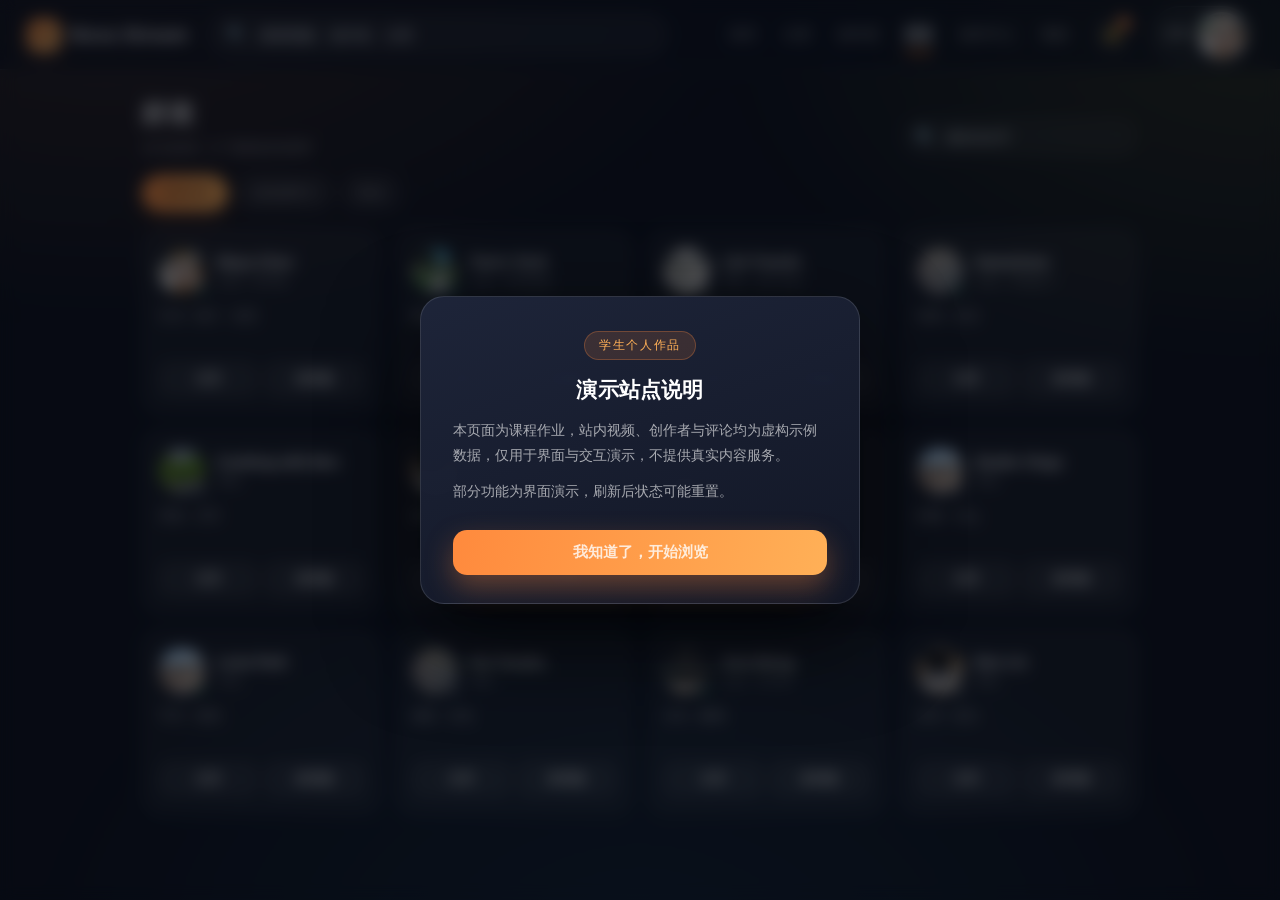
<file: friends.html>
<!DOCTYPE html>
<html lang="zh-CN">
<head>
<meta charset="UTF-8">
<meta name="viewport" content="width=device-width,initial-scale=1">
<title>Nova Stream · 好友</title>
<link rel="stylesheet" href="css/style.css">
<link rel="stylesheet" href="css/extra.css">
<link rel="stylesheet" href="css/night.css">
<link rel="stylesheet" href="css/account.css">
<script src="js/hue.js"></script>
</head>
<body>

<header class="topbar">
  <a class="logo" href="index.html"><span class="mark">N</span>Nova Stream</a>
  <form class="search" onsubmit="event.preventDefault();location.href='search.html'">
    <span>🔍</span><input type="text" placeholder="搜索视频、创作者、分类">
  </form>
  <nav class="topnav">
    <a href="index.html">首页</a>
    <a href="categories.html">分类</a>
    <a href="creators.html">创作者</a>
    <a href="friends.html" class="active">好友</a>
    <a href="upload.html">创作中心</a>
    <a href="profile.html" class="ns-need-login">我的</a>
  </nav>
    <button class="icon-btn" title="消息">🔔</button>
<span class="nav-me"><b data-ns-account>游客</b><a href="profile.html" class="avatar-link" title="我的主页"><img class="avatar ph-1" alt="头像"></a></span>
</header>

<div class="fd-wrap">
  <div class="fd-head">
    <div>
      <h1>好友</h1>
      <p id="fdSub">18 位好友 · 6 个新的好友请求</p>
    </div>
    <label class="fd-search">🔍<input id="fdQ" type="text" placeholder="搜好友名字"></label>
  </div>

  <div class="fd-tabs" id="fdTabs">
    <button class="on" data-tab="all">全部好友</button>
    <button data-tab="req">好友请求 <span id="reqNum">6</span></button>
    <button data-tab="chat">私信</button>
  </div>

  <div id="fdPane"></div>
</div>

<script src="js/data.js"></script>
<script>
  /* ---------- 好友数据 ---------- */
  const FRIENDS = [
    { n:"Maya Chen", ava:"ph-1", d:"生活 · 旅行 · 创意", on:true,  tag:"经常聊" },
    { n:"Tom's Tech", ava:"ph-3", d:"数码 · 评测", on:true, tag:"常看视频" },
    { n:"Lila Travels", ava:"ph-5", d:"旅行 · 影像", on:false, tag:"旅行同好" },
    { n:"GameZone", ava:"ph-6", d:"游戏 · 实况", on:true,  tag:"开黑搭子" },
    { n:"Cooking with Ben", ava:"ph-4", d:"美食 · 日常", on:false, tag:"" },
    { n:"Fit Life", ava:"ph-2", d:"健身 · 生活方式", on:false, tag:"" },
    { n:"Music Vibes", ava:"ph-8", d:"音乐 · 现场", on:true, tag:"白噪音" },
    { n:"Studio Vlogs", ava:"ph-7", d:"影像 · Vlog", on:false, tag:"" },
    { n:"Luna Park", ava:"ph-7", d:"手作 · 画画", on:true, tag:"" },
    { n:"Kai Tanaka", ava:"ph-6", d:"摄影 · 街拍", on:false, tag:"" },
    { n:"Aria Wong", ava:"ph-8", d:"音乐 · 翻唱", on:true, tag:"经常聊" },
    { n:"Neo Lin", ava:"ph-2", d:"读书 · 笔记", on:false, tag:"" }
  ];

  const REQUESTS = [
    { n:"Ethan Zhao", ava:"ph-3", d:"想加你一起做视频", mutual:"3 位共同好友" },
    { n:"Mira Sun", ava:"ph-1", d:"看了你的合集来的", mutual:"1 位共同好友" },
    { n:"Leo Wu", ava:"ph-6", d:"游戏区 UP", mutual:"5 位共同好友" },
    { n:"Sora Lee", ava:"ph-4", d:"美食博主，互关吗", mutual:"无共同好友" },
    { n:"Ivy Chen", ava:"ph-5", d:"同行，想请教剪辑", mutual:"2 位共同好友" },
    { n:"Rex Han", ava:"ph-8", d:"音乐区，一起合作？", mutual:"无共同好友" }
  ];

  const CONVS = {
    "Maya Chen": [
      { me:false, t:"你上次说的那个镜头参数发我一下呗" },
      { me:true,  t:"等下，我翻翻硬盘" },
      { me:false, t:"不急不急，你慢慢找" },
      { me:true,  t:"找到了，25mm f2.8 全程手动" }
    ],
    "Tom's Tech": [
      { me:false, t:"新桌面那期拍完了没" },
      { me:true,  t:"拍完了，剪到一半" }
    ],
    "Aria Wong": [
      { me:true,  t:"你那条翻唱好稳啊" },
      { me:false, t:"哈哈谢谢，副歌录了八百遍" }
    ]
  };

  const KEY = "ns_friends";
  function getState(){
    let v = null;
    try { v = JSON.parse(localStorage.getItem(KEY)); } catch(e){}
    if (!v || typeof v !== "object"){
      v = { added:[], reqDone:[] };
      localStorage.setItem(KEY, JSON.stringify(v));
    }
    return v;
  }
  function saveState(v){ localStorage.setItem(KEY, JSON.stringify(v)); }
  function friendList(){ const s = getState(); return FRIENDS.filter(f => !s.reqDone.includes("x:" + f.n)); }

  let tab = "all";
  let q = "";
  let conv = "Maya Chen";
  const extraMsgs = {};

  function uri(s){ return encodeURIComponent(s); }

  /* ---------- 渲染 ---------- */
  function friendCard(f){
    return `
      <article class="fd-card" data-name="${f.n}">
        <div class="fd-card-top">
          <a href="creator.html?u=${uri(f.n)}&from=friends" title="${f.n}" style="position:relative;display:block;flex:0 0 46px">
            <div class="ava ${f.ava}"></div>
            <i class="fd-online ${f.on ? "on" : ""}"></i>
          </a>
          <div class="who">
            <a href="creator.html?u=${uri(f.n)}&from=friends"><b>${f.n}</b></a>
            <span>${f.on ? "在线" : "离线"}${f.tag ? " · " + f.tag : ""}</span>
          </div>
        </div>
        <p class="fd-desc">${f.d}</p>
        <div class="fd-foot">
          <a class="btn btn-ghost" href="creator.html?u=${uri(f.n)}&from=friends">主页</a>
          <a class="btn btn-main" href="#" data-chat="${f.n}">发消息</a>
        </div>
      </article>`;
  }

  function reqCard(r){
    const st = getState();
    const done = st.added.includes(r.n);
    return `
      <article class="fd-card" data-name="${r.n}">
        <div class="fd-card-top">
          <a href="creator.html?u=${uri(r.n)}&from=friends" style="display:block;flex:0 0 46px"><div class="ava ph-${r.ava}"></div></a>
          <div class="who">
            <a href="creator.html?u=${uri(r.n)}&from=friends"><b>${r.n}</b></a>
            <span>${r.mutual} · ${r.d}</span>
          </div>
        </div>
        <div class="fd-foot">
          <button class="btn btn-ghost" data-ignore="${r.n}">忽略</button>
          <button class="btn btn-main ${done ? "done" : ""}" data-accept="${r.n}">${done ? "已添加" : "同意"}</button>
        </div>
      </article>`;
  }

  function chatPane(){
    const names = Object.keys(CONVS).filter(n => !getState().reqDone.includes("x:" + n));
    const list = names.map(n => {
      const f = FRIENDS.find(x => x.n === n) || { ava:"ph-1" };
      const msgs = (CONVS[n] || []).concat(extraMsgs[n] || []);
      const last = msgs[msgs.length - 1] || { t:"" };
      return `
        <div class="fd-conv ${n === conv ? "on" : ""}" data-conv="${n}">
          <div class="ava ${f.ava}"></div>
          <div class="txt"><b>${n}</b><span>${last.t}</span></div>
        </div>`;
    }).join("");

    const f = FRIENDS.find(x => x.n === conv) || { ava:"ph-1", on:false };
    const msgs = (CONVS[conv] || []).concat(extraMsgs[conv] || []);
    const body = msgs.map(m => `<div class="fd-msg ${m.me ? "me" : "them"}">${m.t}</div>`).join("");

    return `
      <div class="fd-chat">
        <div class="fd-convs">${list}</div>
        <div class="fd-chatbox">
          <div class="fd-chathead">
            <div class="ava ${f.ava}"></div>
            <a href="creator.html?u=${uri(conv)}&from=friends"><b>${conv}</b></a>
            <span style="font-size:11.5px;color:var(--ink-3)">${f.on ? "在线" : "离线"}</span>
          </div>
          <div class="fd-msgs" id="fdMsgs">${body}</div>
          <form class="fd-input" onsubmit="sendMsg(event)">
            <input id="fdInput" type="text" maxlength="200" placeholder="发条消息…">
            <button type="submit">发送</button>
          </form>
        </div>
      </div>`;
  }

  function render(){
    const pane = document.getElementById("fdPane");
    document.getElementById("reqNum").textContent = Math.max(0, REQUESTS.filter(r => !getState().reqDone.includes("x:" + r.n)).length);
    document.querySelectorAll("#fdTabs button").forEach(b => b.classList.toggle("on", b.dataset.tab === tab));

    if (tab === "req"){
      const list = REQUESTS.filter(r => !getState().reqDone.includes("x:" + r.n));
      pane.innerHTML = list.length
        ? `<div class="fd-req">${list.map(reqCard).join("")}</div>`
        : `<p class="fd-empty">没有新的好友请求了</p>`;
      return;
    }
    if (tab === "chat"){ pane.innerHTML = chatPane(); scrollMsgs(); return; }

    const list = friendList().filter(f => !q || f.n.toLowerCase().includes(q.toLowerCase()));
    pane.innerHTML = list.length
      ? `<div class="fd-grid">${list.map(friendCard).join("")}</div>`
      : `<p class="fd-empty">没找到这个好友，换个词试试</p>`;
  }

  function scrollMsgs(){
    const box = document.getElementById("fdMsgs");
    if (box) box.scrollTop = box.scrollHeight;
  }

  /* ---------- 交互 ---------- */
  function acceptReq(n){
    const st = getState();
    if (!st.added.includes(n)) st.added.push(n);
    st.reqDone.push("x:" + n);
    saveState(st);
    const r = REQUESTS.find(x => x.n === n);
    if (r && !FRIENDS.find(f => f.n === n)) FRIENDS.push({ n:r.n, ava:r.ava, d:r.d, on:true, tag:"" });
    render();
  }
  function ignoreReq(n){
    const st = getState();
    st.reqDone.push("x:" + n);
    saveState(st);
    render();
  }
  function openChat(n){ tab = "chat"; conv = n; render(); }
  function switchConv(n){ conv = n; render(); }
  function sendMsg(e){
    e.preventDefault();
    if (window.NSAuth && !NSAuth.requireLogin("发私信")) return;
    const inp = document.getElementById("fdInput");
    const t = (inp.value || "").trim();
    if (!t) return;
    (extraMsgs[conv] = extraMsgs[conv] || []).push({ me:true, t:t });
    inp.value = "";
    render();
    setTimeout(() => {
      (extraMsgs[conv] = extraMsgs[conv] || []).push({ me:false, t:"收到啦，等下回你～" });
      render();
    }, 700);
  }

  document.getElementById("fdPane").addEventListener("click", e => {
    const a = e.target.closest("[data-accept]");
    const i = e.target.closest("[data-ignore]");
    const c = e.target.closest("[data-conv]");
    const ch = e.target.closest("[data-chat]");
    if (ch) { e.preventDefault(); openChat(ch.dataset.chat); return; }
    if (a) { acceptReq(a.dataset.accept); return; }
    if (i) { ignoreReq(i.dataset.ignore); return; }
    if (c) { switchConv(c.dataset.conv); return; }
  });

  document.getElementById("fdTabs").addEventListener("click", e => {
    const b = e.target.closest("button");
    if (!b) return;
    tab = b.dataset.tab;
    render();
  });
  document.getElementById("fdQ").addEventListener("input", e => {
    q = e.target.value.trim();
    if (tab !== "all") { tab = "all"; }
    render();
  });

  const init = new URLSearchParams(location.search);
  if (init.get("tab")) tab = init.get("tab");
  if (init.get("chat")) { tab = "chat"; conv = init.get("chat"); }
  // 从主页按「返回好友」回来时，还停在刚才那个标签
  if (init.get("tab")) history.replaceState(null, "", "friends.html?tab=" + encodeURIComponent(tab));
  render();
</script>
<script src="js/notify.js"></script>
<script src="js/notice.js"></script>
<script src="js/account.js"></script>
</body>
</html>
</file>
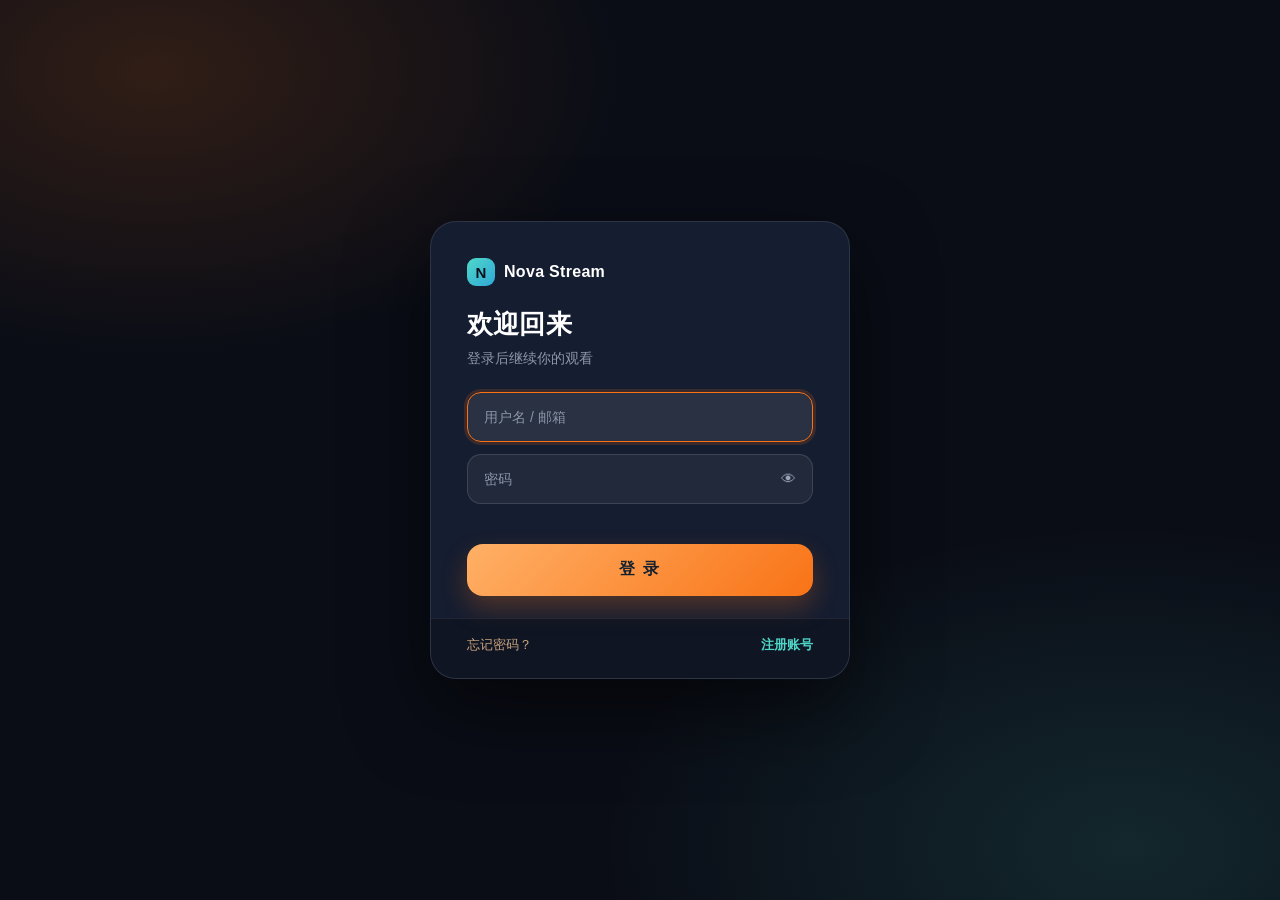
<file: login.html>
<!DOCTYPE html>
<html lang="zh-CN">
<head>
<meta charset="UTF-8">
<meta name="viewport" content="width=device-width,initial-scale=1">
<title>Nova Stream · 登录</title>
<link rel="stylesheet" href="css/auth.css">
</head>
<body class="auth-body">
<main class="auth-shell">
  <div class="auth-box" id="box">

    <!-- 登录 -->
    <section class="view is-on" data-view="login">
      <div class="brand"><i>N</i>Nova Stream</div>
      <h1>欢迎回来</h1>
      <p class="sub">登录后继续你的观看</p>
      <form id="loginForm" autocomplete="on">
        <label class="ipt">
          <input type="text" id="user" placeholder="用户名 / 邮箱" autocomplete="username">
        </label>
        <label class="ipt ipt-pwd">
          <input type="password" id="pwd" placeholder="密码" autocomplete="current-password">
          <button type="button" class="eye" id="eye" aria-label="显示密码">👁</button>
        </label>
        <p class="msg" id="loginMsg"></p>
        <button class="go" type="submit">登 录</button>
      </form>
      <div class="bar">
        <a href="#" data-goto="forgot">忘记密码？</a>
        <a href="#" class="alt" data-goto="signup">注册账号</a>
      </div>
    </section>

    <!-- 注册 -->
    <section class="view" data-view="signup">
      <button type="button" class="back" data-goto="login">← 返回登录</button>
      <h1>创建账号</h1>
      <p class="sub">注册后可以订阅创作者、收藏视频</p>
      <form id="signupForm">
        <label class="ipt"><input type="text" id="sUser" placeholder="用户名（2-16 个字）" autocomplete="off"></label>
        <label class="ipt"><input type="text" id="sMail" placeholder="邮箱（演示用，随便填）" autocomplete="off"></label>
        <p class="hint">这只是演示站，邮箱不校验格式，不用真地址，写个 1 也能过</p>
        <label class="ipt"><input type="password" id="sPwd" placeholder="密码（至少 6 位）" autocomplete="new-password"></label>
        <label class="ipt"><input type="password" id="sPwd2" placeholder="再输一次密码" autocomplete="new-password"></label>
        <label class="agree">
          <input type="checkbox" id="agree">
          <span>我已阅读并同意服务条款和隐私政策</span>
        </label>
        <p class="msg" id="signupMsg"></p>
        <button class="go" type="submit">注 册</button>
      </form>
      <div class="bar">
        <a href="#" data-goto="login">已有账号，去登录</a>
      </div>
    </section>

    <!-- 找回密码 -->
    <section class="view" data-view="forgot">
      <button type="button" class="back" data-goto="login">← 返回登录</button>
      <h1>找回密码</h1>
      <p class="sub" id="fLead">输入注册邮箱，我们发一条重置链接给你</p>
      <form id="forgotForm">
        <label class="ipt" id="fMailWrap"><input type="email" id="fMail" placeholder="注册邮箱" autocomplete="email"></label>
        <label class="ipt" id="fCodeWrap" hidden><input type="text" id="fCode" placeholder="6 位验证码" maxlength="6" inputmode="numeric"></label>
        <label class="ipt" id="fPwdWrap" hidden><input type="password" id="fPwd" placeholder="新密码（至少 6 位）" autocomplete="new-password"></label>
        <p class="msg" id="forgotMsg"></p>
        <button class="go" type="submit" id="fBtn">发送重置链接</button>
      </form>
      <div class="bar">
        <a href="#" data-goto="login">想起来了，去登录</a>
      </div>
    </section>

  </div>
</main>

<script>
(function(){
  "use strict";

  var box = document.getElementById("box");
  var views = box.querySelectorAll(".view");

  function go(name){
    for (var i = 0; i < views.length; i++){
      views[i].classList.toggle("is-on", views[i].dataset.view === name);
    }
    var on = box.querySelector(".view.is-on input");
    if (on) setTimeout(function(){ on.focus(); }, 60);
  }

  box.addEventListener("click", function(e){
    var t = e.target.closest("[data-goto]");
    if (t){ e.preventDefault(); go(t.dataset.goto); }
  });

  document.addEventListener("keydown", function(e){
    if (e.key === "Escape") go("login");
  });

  function say(el, text, ok){
    el.textContent = text || "";
    el.classList.toggle("ok", !!ok);
  }
  function wobble(el){
    if (!el || !el.animate) return;
    el.animate(
      [{transform:"translateX(0)"},{transform:"translateX(-7px)"},
       {transform:"translateX(7px)"},{transform:"translateX(0)"}],
      {duration:240});
  }
  function mark(el){
    el.classList.add("err");
    el.addEventListener("input", function(){ el.classList.remove("err"); }, {once:true});
  }
  /* 演示用：不卡邮箱格式，随便填个字就行 */
  var MAIL = /^.{1,60}$/;   // 演示用：不要求 @，写什么都行

  function backUrl(){
    var n = new URLSearchParams(location.search).get("next");
    if (!n) return "index.html";
    return /^[\w.-]+\.html(\?.*)?$/.test(n) ? n : "index.html";
  }
  function leave(url, delay){
    setTimeout(function(){ location.href = url; }, delay || 600);
  }

  /* 密码可见 */
  var eye = document.getElementById("eye");
  eye.addEventListener("click", function(){
    var p = document.getElementById("pwd");
    var show = p.type === "password";
    p.type = show ? "text" : "password";
    eye.classList.toggle("on", show);
  });

  /* 登录 */
  document.getElementById("loginForm").addEventListener("submit", function(e){
    e.preventDefault();
    var u = document.getElementById("user"), p = document.getElementById("pwd");
    var m = document.getElementById("loginMsg");
    if (!u.value.trim()){ wobble(u.parentNode); mark(u); say(m,"先填用户名或邮箱"); return; }
    if (!p.value.trim()){ wobble(p.parentNode); mark(p); say(m,"密码还没填"); return; }
    if (typeof NSAuth === "undefined"){ say(m,"登录服务没加载上，刷新一下"); return; }
    var r = NSAuth.login(u.value, p.value);
    if (!r.ok){ say(m, r.msg); wobble(p.parentNode); mark(p); return; }
    say(m, "登录成功，带你回去…", true);
    leave(backUrl(), 500);
  });

  /* 注册 */
  document.getElementById("signupForm").addEventListener("submit", function(e){
    e.preventDefault();
    var u = document.getElementById("sUser"), ml = document.getElementById("sMail");
    var p = document.getElementById("sPwd"), p2 = document.getElementById("sPwd2");
    var ag = document.getElementById("agree"), m = document.getElementById("signupMsg");
    var uv = u.value.trim(), mv = ml.value.trim();
    if (uv.length < 2 || uv.length > 16){ say(m,"用户名要 2-16 个字"); mark(u); return; }
    if (!mv){ say(m,"邮箱随便填一个就行"); mark(ml); return; }
    if (p.value.length < 6){ say(m,"密码至少 6 位"); mark(p); return; }
    if (p.value !== p2.value){ say(m,"两次密码不一致"); mark(p2); wobble(p2.parentNode); return; }
    if (!ag.checked){ say(m,"先勾选一下同意条款"); wobble(ag.parentNode); return; }
    if (typeof NSAuth === "undefined"){ say(m,"登录服务没加载上，刷新一下"); return; }
    var r = NSAuth.signup(uv, mv, p.value);
    if (!r.ok){ say(m, r.msg); mark(u); return; }
    say(m, "注册成功，正在带你登录…", true);
    leave(backUrl(), 700);
  });

  /* 找回密码 */
  var stage = 1, code = "", mailNow = "";
  document.getElementById("forgotForm").addEventListener("submit", function(e){
    e.preventDefault();
    var ml = document.getElementById("fMail"), c = document.getElementById("fCode");
    var np = document.getElementById("fPwd"), m = document.getElementById("forgotMsg");
    var btn = document.getElementById("fBtn");
    if (typeof NSAuth === "undefined"){ say(m,"登录服务没加载上，刷新一下"); return; }

    if (stage === 1){
      var mv = ml.value.trim();
      if (!mv){ say(m,"先把邮箱填上"); mark(ml); return; }
      if (!NSAuth.findByMail(mv)){ say(m,"这个邮箱还没注册过账号，先去注册？"); mark(ml); return; }
      mailNow = mv;
      code = String(Math.floor(100000 + Math.random() * 900000));
      document.getElementById("fCodeWrap").hidden = false;
      document.getElementById("fPwdWrap").hidden = false;
      document.getElementById("fLead").textContent = "重置链接已发到 " + mv;
      say(m, "演示环境没有邮件服务，验证码直接告诉你：" + code, true);
      btn.textContent = "验证并重置";
      stage = 2;
      setTimeout(function(){ c.focus(); }, 60);
      return;
    }
    if (c.value.trim() !== code){ say(m,"验证码不对，再看看"); mark(c); return; }
    if (np.value.length < 6){ say(m,"新密码至少 6 位"); mark(np); return; }
    var r = NSAuth.resetPwd(mailNow, np.value);
    if (!r.ok){ say(m, r.msg); return; }
    NSAuth.loginAs(r.user);
    say(m, "密码改好了，正在带你回去…", true);
    leave(backUrl(), 800);
  });

  setTimeout(function(){
    var f = document.getElementById("user");
    if (f) f.focus();
  }, 80);
})();
</script>
<script src="js/account.js"></script>
</body>
</html>
</file>
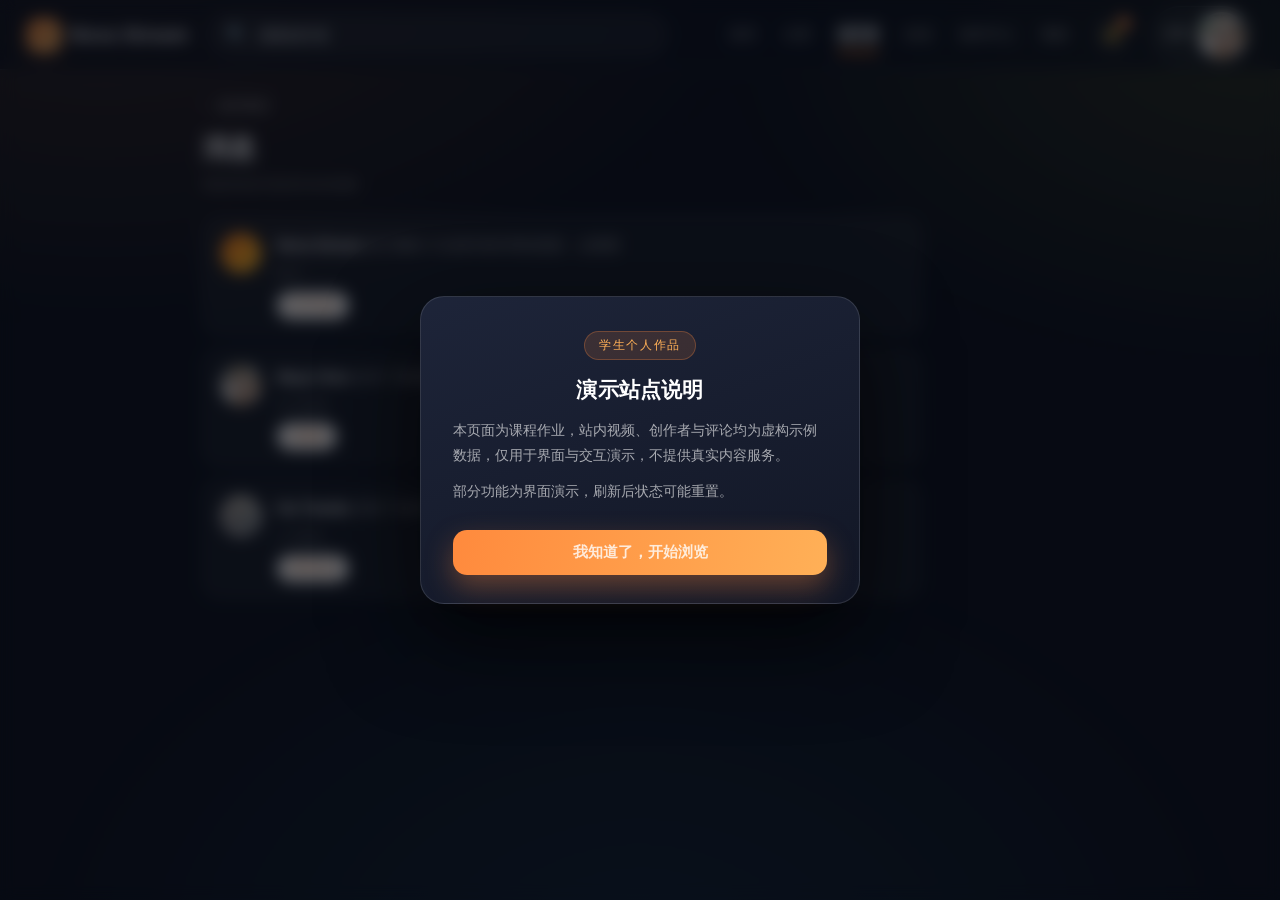
<file: messages.html>
<!DOCTYPE html>
<html lang="zh-CN">
<head>
<meta charset="UTF-8">
<meta name="viewport" content="width=device-width,initial-scale=1">
<title>Nova Stream · 消息</title>
<link rel="stylesheet" href="css/style.css">
<link rel="stylesheet" href="css/extra.css">
<link rel="stylesheet" href="css/night.css">
<link rel="stylesheet" href="css/account.css">
<script src="js/hue.js"></script>
</head>
<body>

<header class="topbar">
  <a class="logo" href="index.html"><span class="mark">N</span>Nova Stream</a>
  <form class="search" onsubmit="event.preventDefault();location.href='search.html'">
    <span>🔍</span><input type="text" placeholder="搜索创作者">
  </form>
  <nav class="topnav">
    <a href="index.html">首页</a>
    <a href="categories.html">分类</a>
    <a href="creators.html" class="active">创作者</a>
    <a href="friends.html">好友</a>
    <a href="upload.html">创作中心</a>
    <a href="profile.html" class="ns-need-login">我的</a>
  </nav>
    <button class="icon-btn" title="消息">🔔</button>
<span class="nav-me"><b data-ns-account>游客</b><a href="profile.html" class="avatar-link" title="我的主页"><img class="avatar ph-1" alt="头像"></a></span>
</header>

<div class="feed-wrap">
  <a class="feed-back" href="profile.html">← 返回我的</a>
  <div class="feed-head">
    <h1>消息</h1>
    <p>系统和创作者发给你的提醒</p>
  </div>
  <div class="feed-list">
    <article class="feed-card">
      <div class="ava ph-0"></div>
      <div class="feed-body">
        <p><b>Nova Stream</b> 你订阅的 3 位创作者本周有更新，去看看</p>
        <span class="time">昨天</span>
        <div class="feed-acts"><a href="feed.html">打开动态</a></div>
      </div>
    </article>
    <article class="feed-card">
      <div class="ava ph-1"></div>
      <div class="feed-body">
        <p><b>Maya Chen</b> 发布了新视频《把一张白纸做成杂志封面》</p>
        <span class="time">10 分钟前</span>
        <div class="feed-acts"><a href="watch.html">去播放</a></div>
      </div>
    </article>
    <article class="feed-card">
      <div class="ava ph-6"></div>
      <div class="feed-body">
        <p><b>Kai Tanaka</b> 回复了你的评论</p>
        <span class="time">1 小时前</span>
        <div class="feed-acts"><a href="feed.html">查看动态</a></div>
      </div>
    </article>
  </div>
</div>

<script src="js/data.js"></script>
<script src="js/notify.js"></script>
<script src="js/notice.js"></script>
<script src="js/account.js"></script>
</body>
</html>
</file>
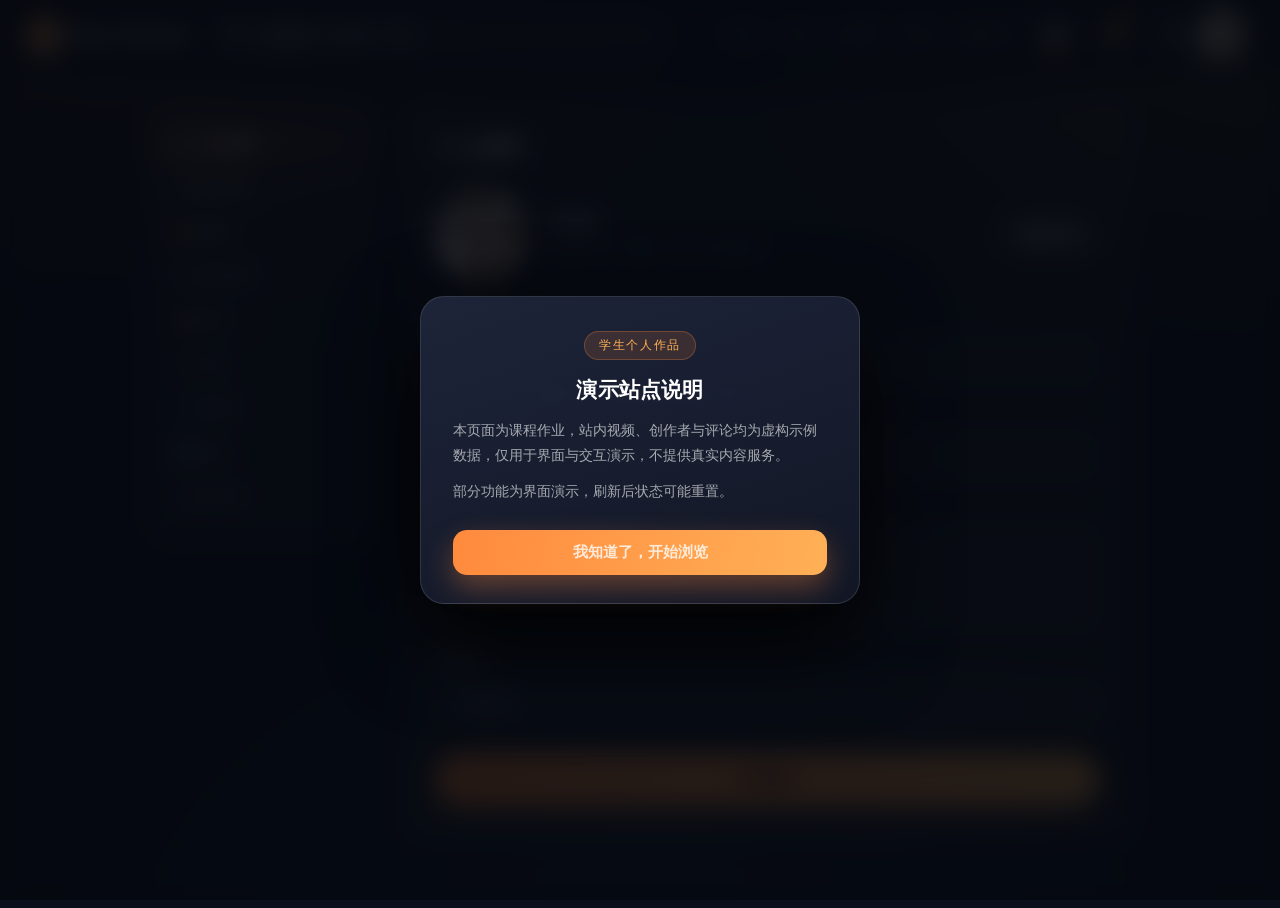
<file: profile.html>
<!DOCTYPE html>
<html lang="zh-CN">
<head>
<meta charset="UTF-8">
<meta name="viewport" content="width=device-width,initial-scale=1">
<title>Nova Stream · 我的</title>
<link rel="stylesheet" href="css/style.css">
<link rel="stylesheet" href="css/extra.css">
<link rel="stylesheet" href="css/night.css">
<link rel="stylesheet" href="css/account.css">
<link rel="stylesheet" href="css/myworks.css">
<style>
  .pc-wrap{max-width:1040px;margin:0 auto;padding:30px 26px 70px;display:grid;grid-template-columns:230px 1fr;gap:24px}
  .pc-menu{background:rgba(255,255,255,.05);border-radius:26px;padding:22px 14px;box-shadow:var(--sh-md);height:max-content}
  .pc-menu a{display:flex;align-items:center;gap:12px;padding:13px 16px;border-radius:14px;
    font-size:14px;color:var(--ink-2);transition:.2s;position:relative}
  .pc-menu a:hover{background:rgba(255,255,255,.07);color:var(--ink)}
  .pc-menu a.on{color:var(--ink);font-weight:700;background:rgba(255,255,255,.07)}
  .pc-menu a.on::before{content:"";position:absolute;left:0;top:14px;bottom:14px;width:3px;
    border-radius:3px;background:var(--orange)}
  .pc-panel{background:rgba(255,255,255,.05);border-radius:26px;padding:32px 34px;box-shadow:var(--sh-md)}
  .pc-panel h1{margin:0 0 26px;font-size:22px}
  .pf-hero{display:flex;align-items:center;gap:20px;margin-bottom:30px}
  .pf-hero .ava{width:92px;height:92px;border-radius:50%;border:4px solid #fff;box-shadow:var(--sh-md)}
  .pf-form .row{margin-bottom:18px}
  .pf-form label{display:block;font-size:13px;color:var(--ink-2);margin-bottom:8px;font-weight:600}
  .pf-form input,.pf-form textarea,.pf-form select{
    width:100%;padding:0 18px;height:50px;border-radius:16px;border:1px solid rgba(255,255,255,.12);
    background:rgba(255,255,255,.05);font-size:14px;color:var(--ink);transition:.2s;
  }
  .pf-form textarea{height:104px;padding:14px 18px;resize:vertical;line-height:1.7}
  .pf-form input:focus,.pf-form textarea:focus,.pf-form select:focus{
    border-color:var(--orange);box-shadow:0 0 0 4px rgba(249,115,22,.1);
  }
  .pf-form .btn-primary{width:100%;height:52px;margin-top:8px;font-size:15px}
  .sw{display:flex;align-items:center;justify-content:space-between;padding:16px 0;border-bottom:1px solid #f4f6f9}
  .sw:last-child{border:none}
  .sw .k{font-size:14px}
  .sw .k small{display:block;color:var(--ink-3);font-size:12px;margin-top:4px}
  .toggle{width:48px;height:28px;border-radius:99px;background:rgba(255,255,255,.14);position:relative;transition:.24s;flex:0 0 auto}
  .toggle::after{content:"";position:absolute;left:3px;top:3px;width:22px;height:22px;border-radius:50%;
    background:rgba(255,255,255,.05);box-shadow:0 2px 6px rgba(0,0,0,.14);transition:.24s}
  .toggle.on{background:linear-gradient(100deg,#14b8a6,#2ec9ba)}
  .toggle.on::after{left:23px}
</style>
<script src="js/hue.js"></script>
</head>
<body>

<header class="topbar">
  <a class="logo" href="index.html"><span class="mark">N</span>Nova Stream</a>
  <form class="search" onsubmit="event.preventDefault();location.href='search.html'">
    <span>🔍</span><input type="text" placeholder="搜索视频、创作者、分类">
  </form>
  <nav class="topnav">
    <a href="index.html">首页</a>
    <a href="categories.html">分类</a>
    <a href="creators.html">创作者</a>
    <a href="friends.html">好友</a>
    <a href="upload.html">创作中心</a>
    <a href="profile.html" class="active ns-need-login">我的</a>
  </nav>
    <button class="icon-btn" title="消息">🔔</button>
<span class="nav-me"><b data-ns-account>游客</b><a href="profile.html" class="avatar-link" title="我的主页"><img class="avatar ph-1" alt="头像"></a></span>
</header>

<div class="pc-wrap">
  <aside class="pc-menu">
    <a href="#profile" class="on" data-pane-link="profile">👤 个人资料</a>
    <a href="#works" data-pane-link="works">🎬 我的作品</a>
    <a href="#favs" data-pane-link="favs">⭐ 收藏</a>
    <a href="settings.html">⚙ 账号设置</a>
    <a href="#notis" data-pane-link="notis">🔔 通知<i class="side-dot" id="sideNotiDot"></i></a>
    <a href="feed.html">📣 动态</a>
    <a href="feed.html?type=fans">👥 新粉丝</a>
    <a href="messages.html">✉️ 消息</a>
    <a href="login.html">↩ 退出登录</a>
  </aside>

  <section class="pc-panel" id="profile" data-pane="on">
    <h1>个人资料</h1>
    <div class="pf-hero">
      <div class="ava ph-1" style="border-radius:50%"></div>
      <div>
        <div style="font-size:17px;font-weight:700">子非余</div>
        <div class="tiny" style="margin-top:6px">已观看 128 个视频 · 关注 36 位创作者</div>
      </div>
      <button class="btn btn-ghost" style="height:40px;padding:0 20px;margin-left:auto" onclick="toast('头像上传（演示）')">更换头像</button>
    </div>

    <form class="pf-form" onsubmit="event.preventDefault();toast('资料已保存')">
      <div class="row">
        <label>昵称</label>
        <input type="text" value="子非余">
      </div>
      <div class="row">
        <label>邮箱</label>
        <input type="email" value="hello@novastream.demo">
      </div>
      <div class="row">
        <label>简介</label>
        <textarea>喜欢城市夜景和慢节奏的旅行记录。</textarea>
      </div>
      <div class="row">
        <label>所在地区</label>
        <select><option>中国大陆</option><option>港澳台</option><option>海外</option></select>
      </div>
      <button class="btn btn-primary" type="submit">保存修改</button>
    </form>
  </section>

  <section class="pc-panel" id="works" data-pane style="display:none">
    <div class="mw-head">
      <h1>我的作品</h1>
      <div class="acts">
        <button class="btn btn-ghost" onclick="toast('数据统计面板（演示）')">数据概览</button>
        <a class="btn btn-primary" href="upload.html">＋ 上传新作品</a>
      </div>
    </div>

    <div class="mw-stats">
      <div class="mw-stat"><div class="n">1,284<em>次</em></div><div class="k">总播放</div></div>
      <div class="mw-stat"><div class="n">96<em>条</em></div><div class="k">总留言</div></div>
      <div class="mw-stat"><div class="n">2.4<em>%</em></div><div class="k">完播率</div></div>
      <div class="mw-stat"><div class="n">36<em>位</em></div><div class="k">新增粉丝</div></div>
    </div>

    <div class="mw-tabs" id="mwTabs">
      <button class="on" data-tab="all">全部<span class="cnt">6</span></button>
      <button data-tab="pub">已发布<span class="cnt">3</span></button>
      <button data-tab="rev">审核中<span class="cnt">1</span></button>
      <button data-tab="dft">草稿<span class="cnt">1</span></button>
      <button data-tab="rej">未通过<span class="cnt">1</span></button>
    </div>

    <div class="mw-list" id="mwList"></div>
  </section>

  <section class="pc-panel" id="favs" data-pane style="display:none">
    <div class="mw-head">
      <h1>我的收藏</h1>
      <div class="acts">
        <span class="tiny" id="favCount"></span>
      </div>
    </div>
    <div class="ns-tabs" id="favTabs">
      <button class="on" data-tab="video">视频</button>
      <button data-tab="creator">创作者</button>
    </div>
    <div id="favList"></div>
  </section>

  <section class="pc-panel" id="notis" data-pane style="display:none">
    <div class="mw-head">
      <h1>通知</h1>
      <div class="acts">
        <button class="btn btn-ghost" id="notiClearAll" type="button">全部标为已读</button>
      </div>
    </div>
    <div class="ns-noti-list" id="notiPageList"></div>
  </section>
</div>

<div id="toast" style="position:fixed;left:50%;bottom:40px;translate:-50% 0;padding:11px 20px;border-radius:999px;background:rgba(24,30,42,.88);color:#fff;font-size:13px;opacity:0;transition:.26s;pointer-events:none;z-index:99"></div>

<script>
  let tt;
  function toast(msg){
    const el = document.getElementById("toast");
    el.textContent = msg; el.style.opacity = 1;
    clearTimeout(tt); tt = setTimeout(()=>el.style.opacity = 0, 1700);
  }
</script>

<script>
const MY_WORKS = [
  { id:"w1", title:"凌晨三点的城市高架，像一条发光的河", st:"pub", stText:"已发布",
    dur:"08:12", cat:"旅行", date:"2 天前", play:842, cm:61, note:"" },
  { id:"w2", title:"把一张白纸做成杂志封面｜排版思路拆解", st:"pub", stText:"已发布",
    dur:"12:46", cat:"知识", date:"5 天前", play:336, cm:24, note:"" },
  { id:"w3", title:"三个配色原则，让你的作业不再是黑白灰", st:"pub", stText:"已发布",
    dur:"06:33", cat:"知识", date:"上周", play:106, cm:11, note:"" },
  { id:"w4", title:"摸鱼日常：我在工位上养了一缸鱼", st:"rev", stText:"审核中",
    dur:"04:07", cat:"生活", date:"刚刚", play:0, cm:0, note:"预计 30 分钟内完成审核" },
  { id:"w5", title:"没有标题的作品", st:"dft", stText:"草稿",
    dur:"—", cat:"未选择分区", date:"3 天前编辑", play:0, cm:0, note:"封面和视频文件还没补齐" },
  { id:"w6", title:"搬运自某平台的城市夜景合集", st:"rej", stText:"未通过",
    dur:"21:05", cat:"旅行", date:"1 周前", play:0, cm:0, note:"因版权归属不明确未通过，可修改后重新提交" }
];

let curTab = "all";

function renderWorks(){
  const list = document.getElementById("mwList");
  const rows = MY_WORKS.filter(w => curTab === "all" || w.st === curTab);
  if (!rows.length){
    list.innerHTML = '<div class="mw-empty"><div class="ic">🐟</div>这里还空着</div>';
    return;
  }
  list.innerHTML = rows.map((w, idx) => {
    let acts = "";
    if (w.st === "pub") acts = `<button>数据</button><button>编辑</button><button onclick="toast('已下架为草稿')">下架</button><button class="go" onclick="location.href='watch.html'">查看</button>`;
    if (w.st === "rev") acts = `<button class="go" onclick="toast('正在审核，先等等')">看进度</button><button onclick="toast('已撤回为草稿')">撤回</button>`;
    if (w.st === "dft") acts = `<button class="go" onclick="location.href='upload.html'">继续编辑</button><button onclick="toast('草稿已删除')">删除</button>`;
    if (w.st === "rej") acts = `<button class="go" onclick="toast('修改后可重新提交')">修改重提</button><button onclick="toast('申诉已提交')">申诉</button>`;
    const meta = w.st === "dft"
      ? `<span>${w.cat}</span><span>${w.date}</span>`
      : `<span>播放 <b>${w.play}</b></span><span>留言 <b>${w.cm}</b></span><span>分区 ${w.cat}</span><span>${w.date}</span>`;
    return `
      <div class="mw-item">
        <div class="mw-thumb">
          <img src="assets/covers/v${(idx % 64) + 1}.jpg" alt="${w.title}" onerror="this.style.visibility='hidden'">          <span class="st ${w.st}">${w.stText}</span>
          ${w.dur !== "—" ? `<span class="dur">${w.dur}</span>` : ""}
        </div>
        <div class="mw-main">
          <div class="mw-title">${w.title}</div>
          <div class="mw-meta">${meta}</div>
          ${w.note ? `<div class="mw-note">${w.note}</div>` : ""}
        </div>
        <div class="mw-acts">${acts}</div>
      </div>`;
  }).join("");
}

document.getElementById("mwTabs").addEventListener("click", e => {
  const b = e.target.closest("button");
  if (!b) return;
  document.querySelectorAll("#mwTabs button").forEach(x => x.classList.remove("on"));
  b.classList.add("on");
  curTab = b.dataset.tab;
  renderWorks();
});
renderWorks();

document.querySelectorAll("[data-pane-link]").forEach(a => {
  a.addEventListener("click", e => {
    e.preventDefault();
    const key = a.dataset.paneLink;
    document.querySelectorAll("[data-pane-link]").forEach(x => x.classList.remove("on"));
    a.classList.add("on");
    document.querySelectorAll("[data-pane]").forEach(pane => {
      pane.style.display = pane.id === key ? "" : "none";
    });
    window.scrollTo({ top: 0, behavior: "smooth" });
  });
});

if (location.hash === "#works"){
  document.querySelector('[data-pane-link="works"]').click();
}
</script>
<script src="js/data.js"></script>
<script src="js/notify.js"></script>
<script>
  /* ---------- 收藏 / 通知 两个面板 ---------- */
  (function () {
    const FAV_KEY = "ns_favs";
    function getFavs() {
      let v = null;
      try { v = JSON.parse(localStorage.getItem(FAV_KEY)); } catch (e) {}
      if (!v || typeof v !== "object") {
        // 第一次进来给几条示例收藏
        v = {
          video: ["城市夜景延时 · 上海天际线", "山海之间的公路旅行", "下雨天的一杯热可可"],
          creator: ["Maya Chen", "Lila Travels", "Music Vibes"]
        };
        localStorage.setItem(FAV_KEY, JSON.stringify(v));
      }
      if (!Array.isArray(v.video)) v.video = [];
      if (!Array.isArray(v.creator)) v.creator = [];
      return v;
    }
    function setFavs(v) { localStorage.setItem(FAV_KEY, JSON.stringify(v)); }
    window.nsGetFavs = getFavs;
    window.nsSetFavs = setFavs;

    (function loadThumbs() {
      const has = [...document.querySelectorAll("script[src]")].some(s => /js\/data\.js$/.test(s.src));
      if (has || typeof VIDEOS !== "undefined") return;
      const s = document.createElement("script");
      s.src = "js/data.js";
      document.head.appendChild(s);
    })();

    let tab = "video";

    function vRows() {
      const all = (typeof VIDEOS !== "undefined" ? VIDEOS : []);
      return getFavs().video.map(t => all.find(v => v.t === t) || { t: t, c: "", v: "", d: "", ph: 1 });
    }

    function renderFavs() {
      const list = document.getElementById("favList");
      const favs = getFavs();
      document.getElementById("favCount").textContent =
        "共 " + (favs.video.length + favs.creator.length) + " 条";
      if (tab === "video") {
        const rows = vRows();
        list.innerHTML = rows.length ? rows.map(v => `
          <a class="ns-row" href="watch.html?t=${encodeURIComponent(v.t)}&u=${encodeURIComponent(v.c || "")}">
            <div class="ns-thumb"><img src="assets/covers/v${((v.ph - 1) % 64) + 1}.jpg" alt="${v.t}" onerror="this.style.visibility='hidden'"></div>
            <div class="ns-row-main">
              <b>${v.t}</b>
              <span>${v.c ? v.c + " · " + v.v + " 次播放" : "已收藏"}</span>
            </div>
            <button class="ns-row-x" type="button" data-del="video" data-name="${v.t}" title="取消收藏">取消收藏</button>
          </a>`).join("") : '<div class="fd-empty">还没有收藏的视频</div>';
      } else {
        const rows = (typeof CREATORS !== "undefined" ? CREATORS : [])
          .filter(c => favs.creator.includes(c.n));
        list.innerHTML = rows.length ? rows.map(c => `
          <a class="ns-row" href="creator.html?u=${encodeURIComponent(c.n)}">
            <div class="ns-thumb-round ava ph-${c.ph}"></div>
            <div class="ns-row-main">
              <b>${c.n}</b>
              <span>${c.d} · ${c.f} 粉丝</span>
            </div>
            <button class="ns-row-x" type="button" data-del="creator" data-name="${c.n}" title="取消收藏">取消收藏</button>
          </a>`).join("") : '<div class="fd-empty">还没有收藏的创作者</div>';
      }
    }

    document.getElementById("favTabs").addEventListener("click", e => {
      const b = e.target.closest("button");
      if (!b) return;
      document.querySelectorAll("#favTabs button").forEach(x => x.classList.remove("on"));
      b.classList.add("on");
      tab = b.dataset.tab;
      renderFavs();
    });

    document.getElementById("favList").addEventListener("click", e => {
      const b = e.target.closest("[data-del]");
      if (!b) return;
      e.preventDefault();
      e.stopPropagation();
      const favs = getFavs();
      favs[b.dataset.del] = favs[b.dataset.del].filter(x => x !== b.dataset.name);
      setFavs(favs);
      renderFavs();
      if (window.toast) toast("已取消收藏");
    });

    /* 通知页 */
    function renderNotis() {
      const box = document.getElementById("notiPageList");
      const all = window.NS_NOTI || [];
      const read = window.nsNotiRead ? window.nsNotiRead() : [];
      box.innerHTML = all.length ? all.map(n => `
        <a class="ns-noti ${read.includes(n.id) ? "" : "unread"}" href="${n.href || '#'}" data-id="${n.id}">
          <div class="ava ${n.ava}" style="border-radius:50%;width:40px;height:40px;flex:0 0 40px"></div>
          <div class="ns-noti-main">
            <p><b>${n.who}</b> ${n.t}</p>
            <span>${n.time}</span>
          </div>
          ${read.includes(n.id) ? "" : '<i class="n-dot"></i>'}
        </a>`).join("") : '<div class="fd-empty">暂时没有通知</div>';
      const unread = all.filter(n => !read.includes(n.id)).length;
      const dot = document.getElementById("sideNotiDot");
      if (dot) dot.style.display = unread ? "" : "none";
      const cb = document.getElementById("notiClearAll");
      if (cb) cb.style.display = unread ? "" : "none";
    }

    document.getElementById("notiPageList").addEventListener("click", e => {
      const a = e.target.closest("[data-id]");
      if (!a || !window.nsNotiRead) return;
      const read = window.nsNotiRead();
      if (!read.includes(a.dataset.id)) {
        read.push(a.dataset.id);
        window.nsNotiSetRead(read);
        if (window.nsInitNoti) window.nsInitNoti();
      }
      renderNotis();
    });

    document.getElementById("notiClearAll").addEventListener("click", () => {
      if (!window.nsNotiSetRead) return;
      window.nsNotiSetRead((window.NS_NOTI || []).map(n => n.id));
      if (window.nsInitNoti) window.nsInitNoti();
      renderNotis();
    });

    renderFavs();
    renderNotis();
    document.addEventListener("ns:data-ready", renderFavs);

    // 点侧栏时重渲染，数据总是新的
    document.querySelectorAll("[data-pane-link]").forEach(a => {
      a.addEventListener("click", () => {
        if (a.dataset.paneLink === "favs") renderFavs();
        if (a.dataset.paneLink === "notis") renderNotis();
      });
    });

    if (location.hash === "#favs") document.querySelector('[data-pane-link="favs"]').click();
    if (location.hash === "#notis") document.querySelector('[data-pane-link="notis"]').click();
  })();
</script>
<script src="js/notice.js"></script>
<script src="js/account.js"></script>
</body>
</html>
</file>
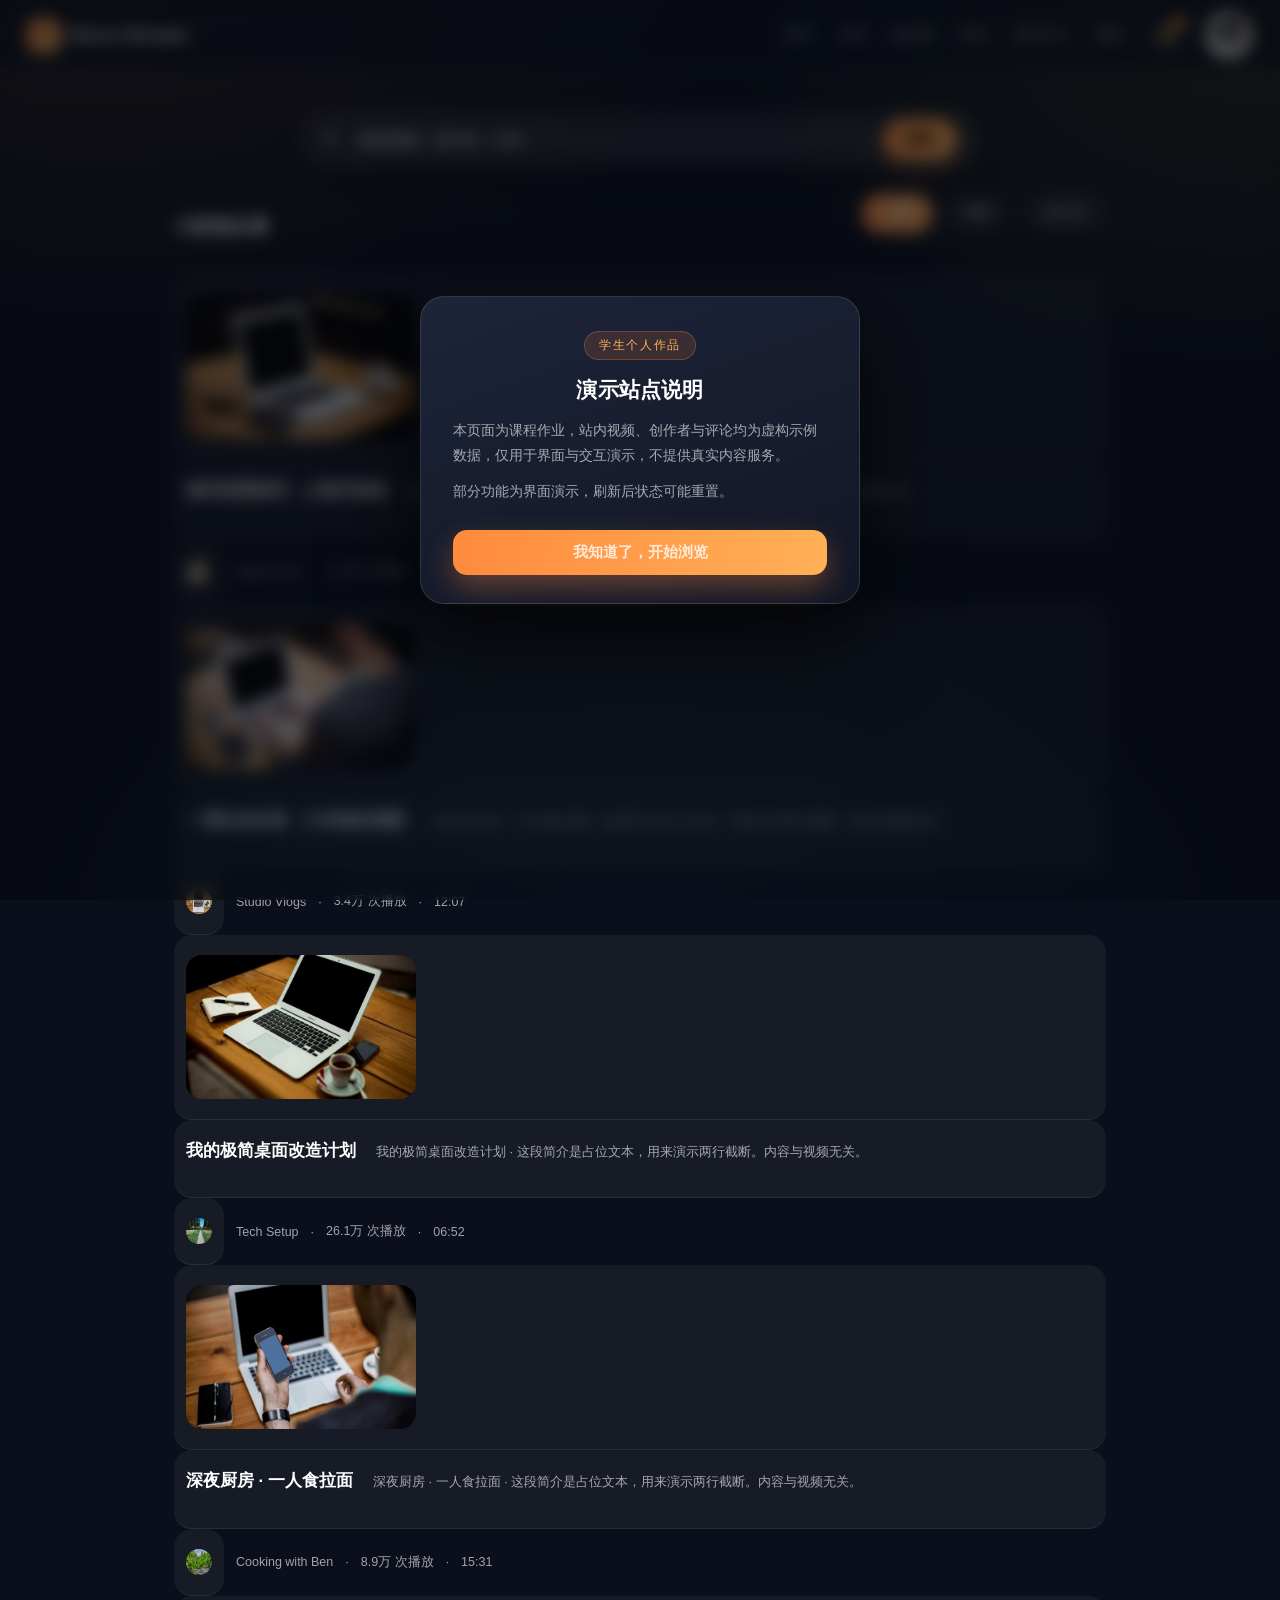
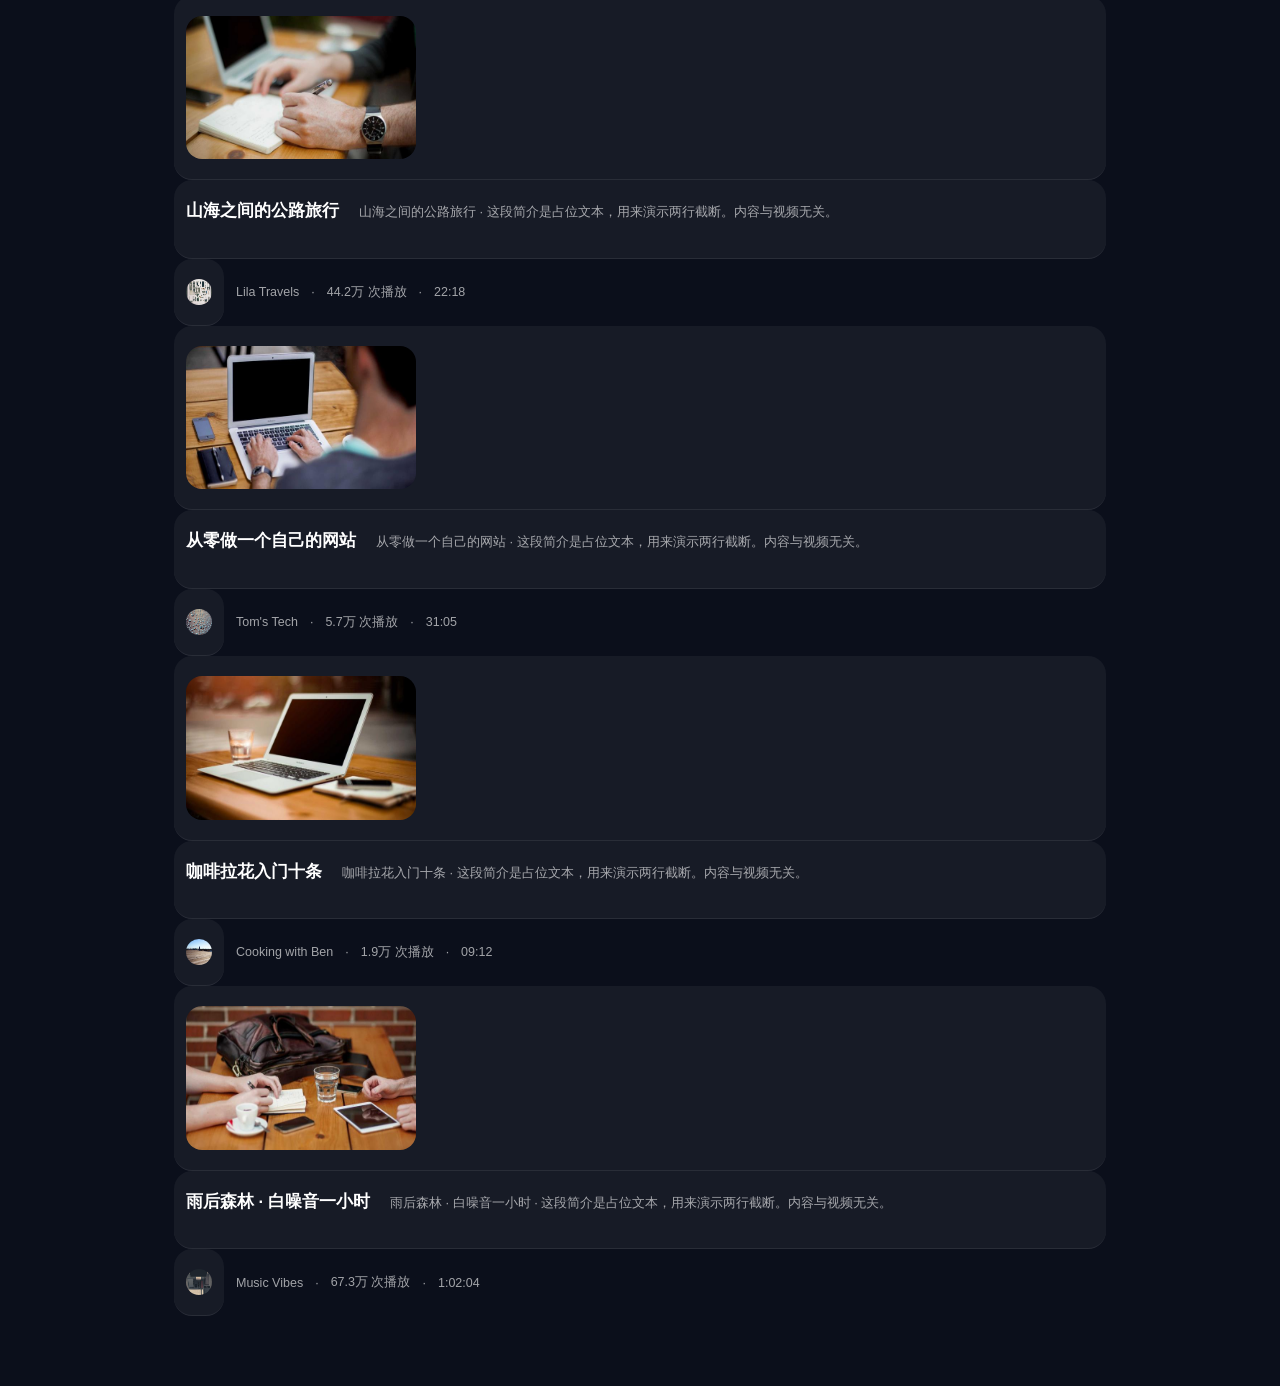
<file: search.html>
<!DOCTYPE html>
<html lang="zh-CN">
<head>
<meta charset="UTF-8">
<meta name="viewport" content="width=device-width,initial-scale=1">
<title>Nova Stream · 搜索</title>
<link rel="stylesheet" href="css/style.css">
<link rel="stylesheet" href="css/extra.css">
<link rel="stylesheet" href="css/night.css">
<link rel="stylesheet" href="css/account.css">
<script src="js/hue.js"></script>
</head>
<body>

<header class="topbar">
  <a class="logo" href="index.html"><span class="mark">N</span>Nova Stream</a>
  <nav class="topnav" style="margin-left:auto">
    <a href="index.html">首页</a>
    <a href="categories.html">分类</a>
    <a href="creators.html">创作者</a>
    <a href="friends.html">好友</a>
    <a href="upload.html">创作中心</a>
    <a href="profile.html" class="ns-need-login">我的</a>
  </nav>
    <button class="icon-btn" title="消息">🔔</button>
<a href="profile.html"><img class="avatar ph-2" alt="头像"></a>
</header>

<div class="suggest-wrap">
  <div class="search-big" id="bar">
    <span style="color:#98a1ad">🔍</span>
    <input type="text" id="q" placeholder="搜索视频、创作者、分类" autocomplete="off">
    <button class="btn btn-primary" id="go" style="height:40px;padding:0 22px">搜索</button>
  </div>
  <div class="suggest" id="sg"></div>
</div>

<div class="search-body">
  <div class="res-head">
    <div id="resTitle" class="res-title">搜索试试</div>
    <div class="chips" id="chips"></div>
  </div>
  <div id="results"></div>
</div>

<script src="js/data.js"></script>
<script>
  const q = document.getElementById("q");
  const sg = document.getElementById("sg");
  const bar = document.getElementById("bar");
  const results = document.getElementById("results");
  const resTitle = document.getElementById("resTitle");
  const chips = document.getElementById("chips");

  const HISTORY_KEY = "ns_history";
  function getHist(){
    try { return JSON.parse(localStorage.getItem(HISTORY_KEY) || "[]"); } catch(e){ return []; }
  }
  function addHist(t){
    let h = getHist().filter(x => x !== t);
    h.unshift(t);
    h = h.slice(0, 6);
    localStorage.setItem(HISTORY_KEY, JSON.stringify(h));
  }
  function clearHist(){
    localStorage.removeItem(HISTORY_KEY);
    sg.innerHTML = sugEmpty();
  }

  /* ---- 搜索联想 ---- */
  const HOT = ["游戏装备推荐", "热门音乐现场", "极简桌面", "高分电影解说", "白噪音"];
  const SUG_ICON = { video:"▶", creator:"👤", cat:"🏷", hot:"🔥", hist:"🕘" };

  let activeIdx = -1;
  function sugList(){
    return [...sg.querySelectorAll("button[data-val]")];
  }
  function moveActive(d){
    const list = sugList(); if (!list.length) return;
    activeIdx = (activeIdx + d + list.length) % list.length;
    list.forEach((b,i) => b.classList.toggle("active", i === activeIdx));
    q.value = list[activeIdx].dataset.val;
  }
  function sugEmpty(){
    return `<div class="sg-empty">还没有搜索记录，搜点什么吧</div>`;
  }
  function renderSuggest(){
    const v = q.value.trim();
    let html = "";
    if (!v){
      const h = getHist();
      if (h.length){
        html += `<div class="sg-label">搜索历史<button class="sg-clear" onclick="clearHist()">清空</button></div>`;
        html += h.map(t => `<button data-val="${t}" onclick="pick('${t}')"><span class="ico">${SUG_ICON.hist}</span>${t}</button>`).join("");
      }
      html += `<div class="sg-label">大家都在搜</div>`;
      html += HOT.map((t,i) => `<button class="${i===0?'active':''}" data-val="${t}" onclick="pick('${t}')"><span class="ico">${SUG_ICON.hot}</span>${t}</button>`).join("");
    } else {
      const low = v.toLowerCase();
      const vs = VIDEOS.filter(x => x.t.toLowerCase().includes(low)).slice(0,4);
      const cs = CREATORS.filter(x => x.n.toLowerCase().includes(low)).slice(0,3);
      const ks = CATS.filter(x => x.includes(v) && x !== "全部").slice(0,3);
      if (!vs.length && !cs.length && !ks.length){
        html = `<div class="sg-empty">没有直接匹配，回车搜「${v}」看看全部</div>`;
      } else {
        html += vs.map(x => `<button data-val="${x.t}" onclick="pick('${x.t.replace(/'/g,"\\'")}')"><span class="ico">${SUG_ICON.video}</span>${x.t}<span class="sg-tag">视频</span></button>`).join("");
        html += cs.map(x => `<button data-val="${x.n}" onclick="pick('${x.n.replace(/'/g,"\\'")}')"><span class="ico">${SUG_ICON.creator}</span>${x.n}<span class="sg-tag">创作者</span></button>`).join("");
        html += ks.map(x => `<button data-val="${x}" onclick="pick('${x}')"><span class="ico">${SUG_ICON.cat}</span>${x}<span class="sg-tag">分类</span></button>`).join("");
      }
    }
    sg.innerHTML = html;
    activeIdx = -1;
  }
  function showSg(){ renderSuggest(); sg.classList.add("show"); }
  function hideSg(){ sg.classList.remove("show"); activeIdx = -1; }

  q.addEventListener("focus", showSg);
  q.addEventListener("input", showSg);
  q.addEventListener("keydown", e => {
    if (e.key === "ArrowDown"){ e.preventDefault(); showSg(); moveActive(1); }
    else if (e.key === "ArrowUp"){ e.preventDefault(); moveActive(-1); }
    else if (e.key === "Enter"){ e.preventDefault(); doSearch(q.value.trim()); }
    else if (e.key === "Escape"){ hideSg(); q.blur(); }
  });
  document.addEventListener("click", e => { if (!e.target.closest(".suggest-wrap")) hideSg(); });

  function pick(t){ q.value = t; hideSg(); showAll(t); }

  /* ---- 结果区 ---- */
  const CATS_UI = ["全部","视频","创作者"];
  let nowType = "全部";
  let nowKey = "";

  function renderChips(){
    chips.innerHTML = CATS_UI.map(c =>
      `<button class="chip ${c === nowType ? "active" : ""}" data-t="${c}">${c}</button>`).join("");
  }
  chips.addEventListener("click", e => {
    const b = e.target.closest(".chip"); if (!b) return;
    nowType = b.dataset.t;
    renderChips();
    render();
  });

  function videoRow(v){
    return `
    <a href="watch.html?t=${encodeURIComponent(v.t)}&u=${encodeURIComponent(v.c)}" class="res-row">
      <img class="res-thumb" src="assets/covers/v${((v.ph - 1) % 64) + 1}.jpg" alt="${v.t}" onerror="this.style.visibility='hidden'">
      <div class="res-main">
        <h3>${v.t}</h3>
        <p>${v.t} · 这段简介是占位文本，用来演示两行截断。内容与视频无关。</p>
        <div class="res-meta">
          <img class="res-ava" src="assets/avatars/a${((v.ph - 1) % 10) + 1}.jpg" alt="" onerror="this.style.visibility='hidden'">
          <a href="creator.html?u=${encodeURIComponent(v.c)}&from=search">${v.c}</a>
          <span>·</span><span>${v.v} 次播放</span><span>·</span><span>${v.d}</span>
        </div>
      </div>
    </a>`;
  }

  function creatorRow(c){
    const on = isSub(c.n);
    return `
    <div class="res-row res-user">
      <img class="res-ava-big" src="assets/avatars/a${((c.ph - 1) % 10) + 1}.jpg" alt="${c.n}" onerror="this.style.visibility='hidden'">
      <div class="res-main">
        <h3><a href="creator.html?u=${encodeURIComponent(c.n)}&from=search">${c.n}</a></h3>
        <p>${c.d} · ${c.f} 粉丝</p>
        <div class="res-acts">
          <button class="btn ${on?"btn-ghost":"btn-primary"} res-sub sub-btn" data-n="${c.n}">${on?"已订阅 ✓":"订阅"}</button>
        </div>
      </div>
    </div>`;
  }

  function render(){
    const low = nowKey.toLowerCase();
    const vs = !nowKey ? VIDEOS : VIDEOS.filter(v =>
      v.t.toLowerCase().includes(low) || v.c.toLowerCase().includes(low));
    const cs = !nowKey ? [] : CREATORS.filter(c =>
      c.n.toLowerCase().includes(low) || c.d.toLowerCase().includes(low));

    let html = "";
    if (nowType === "全部" || nowType === "视频"){
      if (vs.length) html += (nowType === "全部" && cs.length ? `<div class="res-label">视频</div>` : "") + vs.map(videoRow).join("");
    }
    if (nowType === "全部" || nowType === "创作者"){
      if (cs.length) html += (nowType === "全部" && vs.length ? `<div class="res-label">创作者</div>` : "") + cs.map(creatorRow).join("");
    }
    if (!html){
      html = `<div class="empty">
        <div class="eico">🫧</div>
        <h3>没搜到「${nowKey || "空"}」</h3>
        <p>换个词试试，或者看看大家都在搜</p>
        <button class="btn btn-primary" onclick="q.value='';showAll('')">看看推荐</button>
      </div>`;
    }
    results.innerHTML = html;
  }

  results.addEventListener("click", e => {
    const b = e.target.closest(".sub-btn");
    if (!b) return;
    e.preventDefault();
    e.stopPropagation();
    const name = b.dataset.n;
    const on = toggleSub(name);
    b.className = `btn ${on ? "btn-ghost" : "btn-primary"} res-sub sub-btn`;
    b.textContent = on ? "已订阅 ✓" : "订阅";
  });

  function showAll(key){
    nowKey = key || "";
    nowType = "全部";
    renderChips();
    if (!nowKey){
      resTitle.textContent = "大家都在看";
      history.replaceState(null, "", "search.html");
    } else {
      addHist(nowKey);
      resTitle.innerHTML = `「<b>${nowKey}</b>」的搜索结果`;
      history.replaceState(null, "", "search.html?q=" + encodeURIComponent(nowKey));
    }
    render();
  }

  function doSearch(k){
    hideSg();
    if (k) { bar.classList.add("done"); }
    showAll(k);
    window.scrollTo({ top: 0, behavior: "smooth" });
  }
  document.getElementById("go").addEventListener("click", () => doSearch(q.value.trim()));

  const init = new URLSearchParams(location.search).get("q");
  if (init){ q.value = init; showAll(init); } else { showAll(""); }
</script>
<script src="js/notify.js"></script>
<script src="js/notice.js"></script>
<script src="js/account.js"></script>
</body>
</html>
</file>
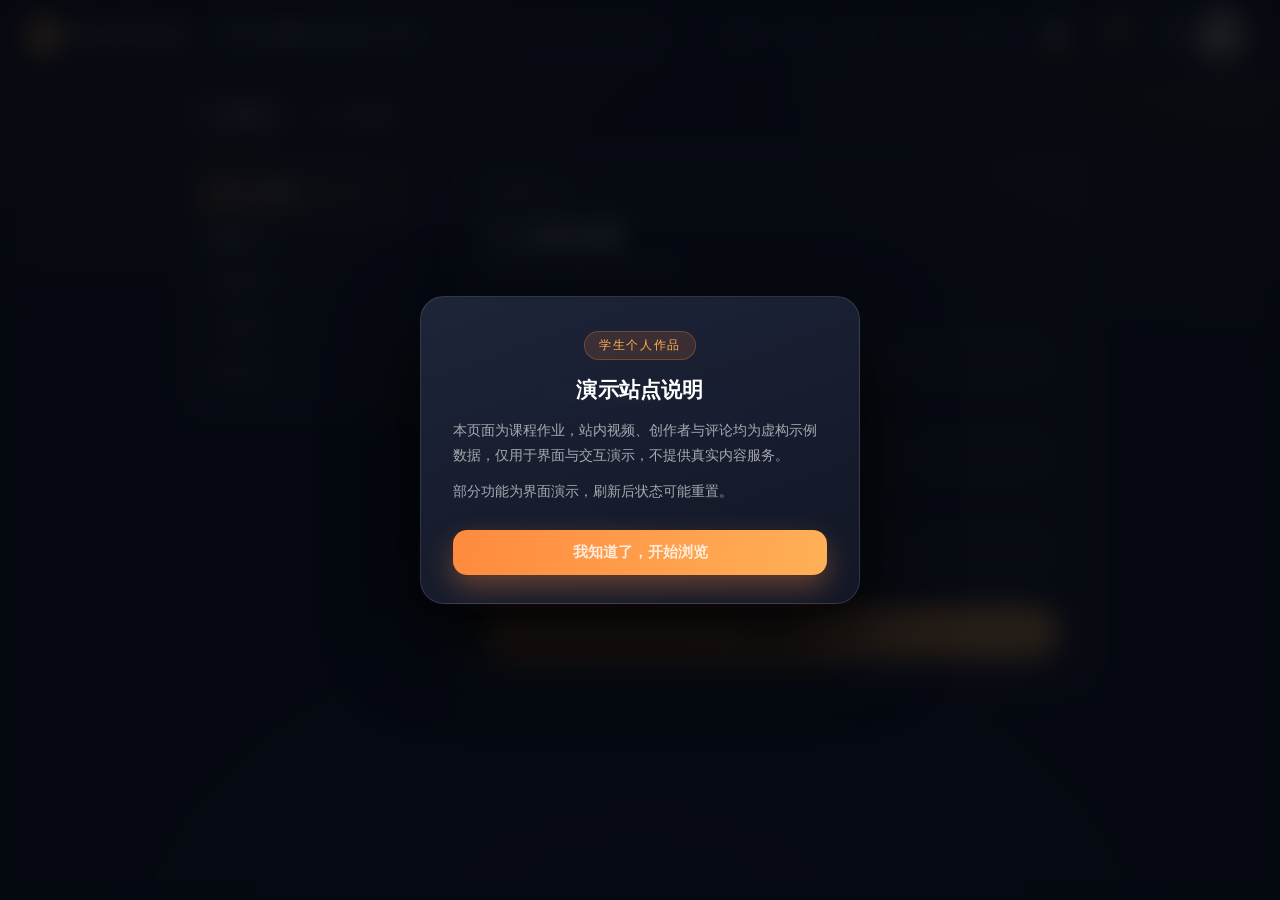
<file: settings.html>
<!DOCTYPE html>
<html lang="zh-CN">
<head>
<meta charset="UTF-8">
<meta name="viewport" content="width=device-width,initial-scale=1">
<title>Nova Stream · 账号设置</title>
<link rel="stylesheet" href="css/style.css">
<link rel="stylesheet" href="css/extra.css">
<link rel="stylesheet" href="css/night.css">
<link rel="stylesheet" href="css/account.css">
<style>
  .set-wrap{max-width:960px;margin:22px auto 70px;padding:0 24px;
    display:grid;grid-template-columns:240px 1fr;gap:24px}
  .set-menu{background:rgba(255,255,255,.05);border-radius:28px;padding:24px 16px;box-shadow:var(--sh-md);height:max-content}
  .set-menu a{display:flex;align-items:center;gap:12px;padding:13px 16px;border-radius:14px;
    font-size:14px;color:var(--ink-2);transition:.2s;position:relative}
  .set-menu a:hover{background:rgba(255,255,255,.07);color:var(--ink)}
  .set-menu a.on{color:var(--ink);font-weight:700;background:rgba(255,255,255,.07)}
  .set-menu a.on::before{content:"";position:absolute;left:0;top:13px;bottom:13px;width:3px;
    border-radius:3px;background:var(--orange)}
  .set-panel{background:rgba(255,255,255,.05);border-radius:28px;padding:34px 36px;box-shadow:var(--sh-md)}
  .set-panel h1{margin:0 0 8px;font-size:23px}
  .danger-zone{margin-top:34px;padding:22px 24px;border-radius:20px;
    background:rgba(249,115,22,.06);border:1px solid rgba(249,115,22,.22)}
  .danger-zone h3{margin:0 0 8px;font-size:15px;color:#ffb27a}
  .danger-zone p{margin:0 0 16px;font-size:13px;line-height:1.7;color:var(--ink-3)}
  .btn-danger{background:rgba(249,115,22,.16);border:1px solid rgba(249,115,22,.45);
    color:#ffb27a;padding:11px 22px;border-radius:12px;font-size:14px;font-weight:700;
    font-family:inherit;cursor:pointer;transition:.18s}
  .btn-danger:hover{background:rgba(249,115,22,.28);color:#fff}
  .dlg-mask{position:fixed;inset:0;background:rgba(6,9,16,.66);backdrop-filter:blur(6px);
    display:flex;align-items:center;justify-content:center;padding:20px;z-index:200;opacity:0;
    transition:opacity .2s}
  .dlg-mask.on{opacity:1}
  .dlg{width:100%;max-width:380px;background:#161d2e;border:1px solid rgba(255,255,255,.12);
    border-radius:22px;padding:28px 26px 22px;box-shadow:0 30px 80px rgba(0,0,0,.6);
    transform:translateY(10px) scale(.98);transition:.22s;color:#e9eef7}
  .dlg-mask.on .dlg{transform:none}
  .dlg h2{margin:0 0 10px;font-size:18px}
  .dlg p{margin:0 0 16px;font-size:13px;line-height:1.7;color:#8d97a8}
  .dlg input{width:100%;height:44px;padding:0 14px;border-radius:12px;font-size:14px;
    font-family:inherit;color:#eef2f9;background:rgba(255,255,255,.06);
    border:1px solid rgba(255,255,255,.14);outline:none;margin:0 0 4px}
  .dlg input:focus{border-color:#f97316;box-shadow:0 0 0 3px rgba(249,115,22,.16)}
  .dlg .tip{margin:0 0 18px;font-size:12.5px;color:#ff8a7a;min-height:16px}
  .dlg-row{display:flex;gap:10px}
  .dlg-row button{flex:1;height:44px;border-radius:13px;font-size:14px;font-weight:700;
    font-family:inherit;cursor:pointer;border:0;transition:.18s}
  .dlg-cancel{background:rgba(255,255,255,.08);color:#c3cddd}
  .dlg-cancel:hover{background:rgba(255,255,255,.14)}
  .dlg-ok{background:linear-gradient(135deg,#ffb066,#f97316);color:#12202f}
  .dlg-ok:hover{filter:brightness(1.06)}
  .dlg-ok:disabled{opacity:.4;cursor:not-allowed;filter:none}
  .set-panel .sub{margin:0 0 28px;font-size:13.5px;color:var(--ink-3)}
  .f-row{margin-bottom:18px}
  .f-row label{display:block;font-size:13px;color:var(--ink-2);margin-bottom:8px;font-weight:600}
  .f-row input,.f-row select{
    width:100%;height:52px;padding:0 18px;border-radius:999px;
    border:1px solid rgba(255,255,255,.12);background:rgba(255,255,255,.05);font-size:14px;transition:.2s;
  }
  .f-row input:focus,.f-row select:focus{border-color:var(--orange);box-shadow:0 0 0 4px rgba(249,115,22,.1)}
  .f-row input:disabled{background:rgba(255,255,255,.045);color:var(--ink-3)}
  .save{width:100%;height:52px;margin-top:10px;font-size:15px}
  .switch-row{display:flex;align-items:center;justify-content:space-between;
    padding:18px 0;border-bottom:1px solid #f4f6f9}
  .switch-row:last-of-type{border:none}
  .switch-row .k{font-size:14px;font-weight:600}
  .switch-row .k small{display:block;font-weight:400;color:var(--ink-3);font-size:12.5px;margin-top:5px}
  .tg{width:50px;height:29px;border-radius:99px;background:rgba(255,255,255,.14);position:relative;transition:.24s;flex:0 0 auto}
  .tg::after{content:"";position:absolute;left:3px;top:3px;width:23px;height:23px;border-radius:50%;
    background:rgba(255,255,255,.05);box-shadow:0 2px 6px rgba(0,0,0,.16);transition:.24s}
  .tg.on{background:linear-gradient(100deg,#14b8a6,#2ec9ba)}
  .tg.on::after{left:24px}
  .swatch{display:flex;gap:12px;margin-top:10px}
  .swatch button{width:44px;height:44px;border-radius:50%;border:3px solid #fff;box-shadow:var(--sh-sm);transition:.2s}
  .swatch button:hover{scale:1.08}
  .swatch button.on{box-shadow:0 0 0 3px var(--orange)}
  .back-row{max-width:960px;margin:26px auto -10px;padding:0 24px}
  .back-row .btn{
    height:40px;padding:0 18px;font-size:13px;gap:8px;
    display:inline-flex;align-items:center;border-radius:999px;
  }
  .back-row .crumb{font-size:12.5px;color:var(--ink-3);margin-left:12px}
  .back-row .crumb b{font-weight:600;color:var(--ink-2)}
  .panel-back{
    display:inline-flex;align-items:center;gap:7px;margin-bottom:20px;
    font-size:12.5px;color:var(--ink-3);transition:.2s;
  }
  .panel-back:hover{color:var(--orange)}
  .tabpane{display:none}
  .tabpane.on{display:block}
</style>
<script src="js/hue.js"></script>
<script src="js/account.js"></script>
</head>
<body>

<header class="topbar">
  <a class="logo" href="index.html"><span class="mark">N</span>Nova Stream</a>
  <form class="search" onsubmit="event.preventDefault();location.href='search.html'">
    <span>🔍</span><input type="text" placeholder="搜索视频、创作者、分类">
  </form>
  <nav class="topnav">
    <a href="index.html">首页</a>
    <a href="categories.html">分类</a>
    <a href="creators.html">创作者</a>
    <a href="friends.html">好友</a>
    <a href="upload.html">创作中心</a>
    <a href="profile.html" class="active ns-need-login">我的</a>
  </nav>
    <button class="icon-btn" title="消息">🔔</button>
<span class="nav-me"><b data-ns-account>游客</b><a href="profile.html" class="avatar-link" title="我的主页"><img class="avatar ph-1" alt="头像"></a></span>
</header>

<div class="back-row">
  <a class="btn btn-ghost" href="profile.html">← 返回我的</a>
  <span class="crumb">我的 / <b>账号设置</b></span>
</div>

<div class="set-wrap">
  <aside class="set-menu" id="menu">
    <a href="#" data-t="profile" class="on">🏠 个人资料</a>
    <a href="#" data-t="account">📄 账号</a>
    <a href="#" data-t="notify">🔔 通知</a>
    <a href="#" data-t="privacy">🔒 隐私</a>
    <a href="#" data-t="appear">🎨 外观</a>
  </aside>

  <section class="set-panel">
    <!-- 个人资料 -->
    <div class="tabpane on" id="p-profile">
      <a class="panel-back" href="profile.html">← 返回上一级</a>
      <h1>个人资料设置</h1>
      <p class="sub">修改后会同步显示在你的主页上</p>
      <div class="f-row">
        <label>用户名</label>
        <input type="text" value="子非余">
      </div>
      <div class="f-row">
        <label>简介</label>
        <input type="text" value="喜欢城市夜景和慢节奏的旅行记录。">
      </div>
      <div class="f-row">
        <label>邮箱</label>
        <input type="email" value="hello@novastream.demo">
      </div>
      <button class="btn btn-primary save" onclick="toast('修改已保存')">保存修改</button>
    </div>

    <!-- 账号 -->
    <div class="tabpane" id="p-account">
      <a class="panel-back" href="#" onclick="goPane('profile');return false">← 返回上一级</a>
      <h1>账号</h1>
      <p class="sub">账号安全相关的设置</p>
      <div class="f-row"><label>账号 ID</label><input type="text" id="accId" value="" disabled></div>
      <div class="f-row"><label>绑定邮箱</label><input type="text" id="accMail" value="" disabled></div>
      <button class="btn btn-ghost" onclick="toast('这是本地演示账号，邮箱不支持修改')">修改邮箱</button>

      <div class="f-row" style="margin-top:26px"><label>当前密码</label><input type="password" id="pwdOld" placeholder="输入当前密码"></div>
      <div class="f-row"><label>新密码</label><input type="password" id="pwdNew" placeholder="至少 6 位"></div>
      <div class="f-row"><label>确认新密码</label><input type="password" id="pwdNew2" placeholder="再输一次"></div>
      <button class="btn btn-primary save" id="pwdBtn">更新密码</button>

      <div class="danger-zone">
        <h3>注销账号</h3>
        <p>注销后账号和资料会被清掉，收藏、关注、评论也一起没，找不回来。</p>
        <button class="btn btn-danger" id="delBtn">注销我的账号</button>
      </div>
    </div>

    <!-- 通知 -->
    <div class="tabpane" id="p-notify">
      <a class="panel-back" href="#" onclick="goPane('profile');return false">← 返回上一级</a>
      <h1>通知</h1>
      <p class="sub">选择你希望接收的提醒</p>
      <div class="switch-row">
        <div class="k">新视频提醒<small>关注的创作者发布新内容时通知你</small></div>
        <button class="tg on" onclick="this.classList.toggle('on')"></button>
      </div>
      <div class="switch-row">
        <div class="k">评论回复<small>有人回复你的评论时通知你</small></div>
        <button class="tg on" onclick="this.classList.toggle('on')"></button>
      </div>
      <div class="switch-row">
        <div class="k">每周推荐<small>每周一封内容推荐邮件</small></div>
        <button class="tg" onclick="this.classList.toggle('on')"></button>
      </div>
    </div>

    <!-- 隐私 -->
    <div class="tabpane" id="p-privacy">
      <a class="panel-back" href="#" onclick="goPane('profile');return false">← 返回上一级</a>
      <h1>隐私</h1>
      <p class="sub">控制谁能看到你的内容</p>
      <div class="switch-row">
        <div class="k">公开我的关注列表<small>其他人可以看到你关注了谁</small></div>
        <button class="tg on" onclick="this.classList.toggle('on')"></button>
      </div>
      <div class="switch-row">
        <div class="k">允许搜索到我<small>在搜索结果中显示你的主页</small></div>
        <button class="tg on" onclick="this.classList.toggle('on')"></button>
      </div>
      <div class="switch-row">
        <div class="k">隐藏观看记录<small>不向他人展示你最近看过的视频</small></div>
        <button class="tg" onclick="this.classList.toggle('on')"></button>
      </div>
    </div>

    <!-- 外观 -->
    <div class="tabpane" id="p-appear">
      <a class="panel-back" href="#" onclick="goPane('profile');return false">← 返回上一级</a>
      <h1>外观</h1>
      <p class="sub">选一个你喜欢的主色</p>
      <div class="swatch">
        <button class="on" style="background:linear-gradient(135deg,#f97316,#fb8c3c)" onclick="pick(this)"></button>
        <button style="background:linear-gradient(135deg,#14b8a6,#2ec9ba)" onclick="pick(this)"></button>
        <button style="background:linear-gradient(135deg,#5b6b85,#1c2330)" onclick="pick(this)"></button>
        <button style="background:linear-gradient(135deg,#ffb27a,#f97316)" onclick="pick(this)"></button>
      </div>
      <div class="switch-row" style="margin-top:22px">
        <div class="k">紧凑模式<small>缩小间距，一屏显示更多内容</small></div>
        <button class="tg" onclick="this.classList.toggle('on')"></button>
      </div>
    </div>
  </section>
</div>

<div id="toast" style="position:fixed;left:50%;bottom:40px;translate:-50% 0;padding:11px 20px;border-radius:999px;background:rgba(24,30,42,.88);color:#fff;font-size:13px;opacity:0;transition:.26s;pointer-events:none;z-index:99"></div>

<script>
  document.getElementById("menu").addEventListener("click", e=>{
    const a = e.target.closest("a[data-t]"); if (!a) return;
    e.preventDefault();
    document.querySelectorAll("#menu a").forEach(x=>x.classList.remove("on"));
    a.classList.add("on");
    document.querySelectorAll(".tabpane").forEach(p=>p.classList.remove("on"));
    document.getElementById("p-"+a.dataset.t).classList.add("on");
  });

  function goPane(t){
    const a = document.querySelector(`#menu a[data-t="${t}"]`);
    if (a) a.click();
    window.scrollTo({ top:0, behavior:"smooth" });
  }

  function pick(b){
    document.querySelectorAll(".swatch button").forEach(x=>x.classList.remove("on"));
    b.classList.add("on");
    toast("主色已切换");
  }

  let tt;
  function toast(msg){
    const el = document.getElementById("toast");
    el.textContent = msg; el.style.opacity = 1;
    clearTimeout(tt); tt = setTimeout(()=>el.style.opacity = 0, 1700);
  }

  /* ---------- 账号信息 + 改密码 ---------- */
  (function(){
    const u = (window.NSAuth && NSAuth.current()) || null;
    const idEl = document.getElementById("accId");
    const mailEl = document.getElementById("accMail");
    if (u){
      if (idEl) idEl.value = "NS-" + String(u.at || 0).slice(-8);
      if (mailEl) mailEl.value = u.mail || "未绑定";
    }
    const oldI = document.getElementById("pwdOld"),
          newI = document.getElementById("pwdNew"),
          newI2 = document.getElementById("pwdNew2"),
          btnP = document.getElementById("pwdBtn");
    if (!btnP) return;
    btnP.addEventListener("click", function(){
      const cu = (window.NSAuth && NSAuth.current()) || null;
      if (!cu) return toast("先登录一下");
      if (!oldI.value) return toast("先输当前密码");
      if (!NSAuth.checkPwd(cu.user, oldI.value)) return toast("当前密码不对");
      if (newI.value.length < 6) return toast("新密码至少 6 位");
      if (newI.value !== newI2.value) return toast("两次输的新密码不一样");
      const r = NSAuth.resetPwd(cu.mail, newI.value);
      if (!r.ok) return toast(r.msg);
      oldI.value = newI.value = newI2.value = "";
      toast("密码已更新");
    });
  })();

  /* ---------- 注销账号 ---------- */
  (function(){
    const btn = document.getElementById("delBtn");
    if (!btn) return;

    const mask = document.createElement("div");
    mask.className = "dlg-mask";
    mask.style.display = "none";
    mask.innerHTML =
      '<div class="dlg" role="dialog" aria-modal="true">' +
        '<h2>确定要注销吗</h2>' +
        '<p>这个账号会被从本地删掉，收藏、关注、留言都一起没，没法恢复。</p>' +
        '<input type="text" id="dlgWord" placeholder="输入「注销」两个字确认" autocomplete="off">' +
        '<input type="password" id="dlgPwd" placeholder="再输一次密码" autocomplete="current-password">' +
        '<p class="tip" id="dlgTip"></p>' +
        '<div class="dlg-row">' +
          '<button type="button" class="dlg-cancel" id="dlgNo">再想想</button>' +
          '<button type="button" class="dlg-ok" id="dlgYes" disabled>确认注销</button>' +
        '</div>' +
      '</div>';
    document.body.appendChild(mask);

    const word = mask.querySelector("#dlgWord");
    const pwd  = mask.querySelector("#dlgPwd");
    const tip  = mask.querySelector("#dlgTip");
    const yes  = mask.querySelector("#dlgYes");

    const user = () => (window.NSAuth && NSAuth.current()) || null;

    function check(){
      yes.disabled = !(word.value.trim() === "注销" && pwd.value.length > 0);
    }
    word.addEventListener("input", check);
    pwd.addEventListener("input", check);

    function close(){
      mask.classList.remove("on");
      setTimeout(()=>{ if(!mask.classList.contains("on")) mask.style.display="none"; }, 220);
      setTimeout(()=>{ word.value=""; pwd.value=""; tip.textContent=""; check(); }, 220);
      document.removeEventListener("keydown", onKey);
    }
    function onKey(e){ if (e.key === "Escape") close(); }

    btn.addEventListener("click", function(){
      const u = user();
      if (!u){ toast("还没登录呢"); location.href = "login.html"; return; }
      mask.style.display = "flex";
      requestAnimationFrame(()=>mask.classList.add("on"));
      document.addEventListener("keydown", onKey);
      setTimeout(()=>word.focus(), 120);
    });

    mask.querySelector("#dlgNo").addEventListener("click", close);
    mask.addEventListener("click", e=>{ if (e.target === mask) close(); });

    yes.addEventListener("click", function(){
      const u = user();
      if (!u) return close();
      const r = NSAuth.remove(u.user, pwd.value);
      if (!r.ok){ tip.textContent = r.msg; pwd.value = ""; check(); pwd.focus(); return; }
      close();
      toast("账号已注销");
      setTimeout(()=>{ location.href = "login.html"; }, 800);
    });
  })();
</script>
<script src="js/notify.js"></script>
<script src="js/notice.js"></script>
</body>
</html>
</file>
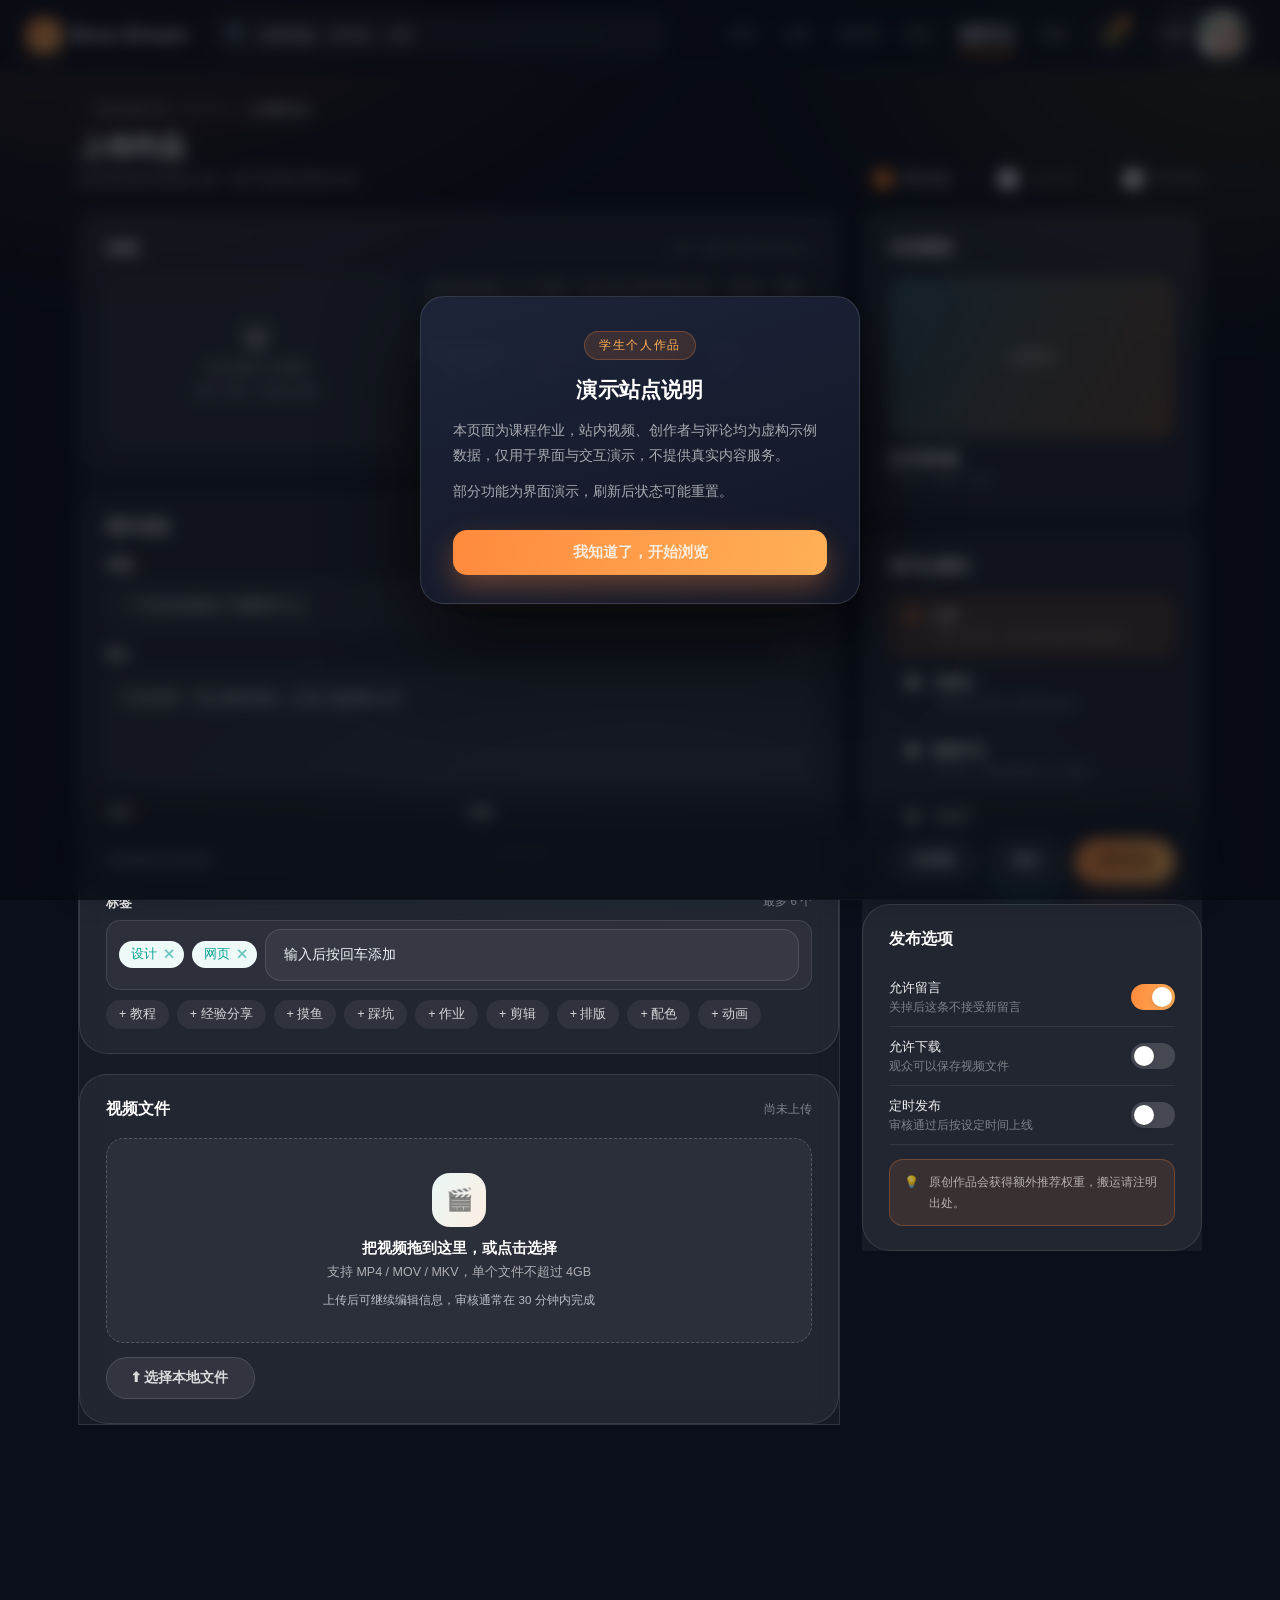
<file: upload.html>
<!DOCTYPE html>
<html lang="zh-CN">
<head>
<meta charset="UTF-8">
<meta name="viewport" content="width=device-width,initial-scale=1">
<title>Nova Stream · 创作中心</title>
<link rel="stylesheet" href="css/style.css">
<link rel="stylesheet" href="css/extra.css">
<link rel="stylesheet" href="css/night.css">
<link rel="stylesheet" href="css/account.css">
<link rel="stylesheet" href="css/upload.css">
<script src="js/hue.js"></script>
</head>
<body>

<header class="topbar">
  <a class="logo" href="index.html"><span class="mark">N</span>Nova Stream</a>
  <form class="search" onsubmit="event.preventDefault();location.href='search.html'">
    <span>🔍</span>
    <input type="text" placeholder="搜索视频、创作者、分类">
  </form>
  <nav class="topnav">
    <a href="index.html" data-page="index.html">首页</a>
    <a href="categories.html" data-page="categories.html">分类</a>
    <a href="creators.html" data-page="creators.html">创作者</a>
    <a href="friends.html" data-page="friends.html">好友</a>
    <a href="upload.html" data-page="upload.html" class="active">创作中心</a>
    <a href="profile.html" data-page="profile.html" class="ns-need-login">我的</a>
  </nav>
  <button class="icon-btn" title="消息">🔔</button>
  <span class="nav-me"><b data-ns-account>游客</b><a href="profile.html" class="avatar-link" title="我的主页"><img class="avatar ph-1" alt="头像"></a></span>
</header>

<div class="up-wrap">

  <div class="up-head">
    <div>
      <div class="crumbs"><a href="profile.html#works" style="color:inherit">← 返回我的作品</a> · 创作中心 / <b>上传新作品</b></div>
      <h1>上传作品</h1>
      <p>把你想说的东西放上来，剩下的我们帮你分发</p>
    </div>
    <div class="up-steps" id="steps">
      <span class="on"><i>1</i>填写信息</span>
      <span class="bar"></span>
      <span><i>2</i>上传文件</span>
      <span class="bar"></span>
      <span><i>3</i>等待审核</span>
    </div>
  </div>

  <div class="up-layout">
    <div class="up-main">

      <!-- 封面 -->
      <section class="panel">
        <div class="panel-head">
          <h2>封面</h2>
          <span>16:9 · 建议 1280×720 以上</span>
        </div>
        <div class="cover-row">
          <div class="cover-drop" id="coverDrop">
            <div class="ic">🖼</div>
            <div>点击或拖入封面图</div>
            <div style="font-size:11px;color:#b9c0ca">JPG / PNG，不超过 5MB</div>
            <div class="label" style="display:none">重新选择</div>
          </div>
          <div class="cover-side">
            <div class="hint">
              没有现成的图？从下面挑一张自动生成的风格封面，
              或者点「截取当前帧」用视频第一帧。
            </div>
            <div class="cover-thumbs" id="thumbs">
              <button style="background-image:url(assets/covers/v12.jpg);background-size:cover;background-position:center" data-cover="assets/covers/v12.jpg"></button>
              <button style="background-image:url(assets/covers/v27.jpg);background-size:cover;background-position:center" data-cover="assets/covers/v27.jpg"></button>
              <button style="background-image:url(assets/covers/v45.jpg);background-size:cover;background-position:center" data-cover="assets/covers/v45.jpg"></button>
              <button style="background-image:url(assets/covers/v58.jpg);background-size:cover;background-position:center" data-cover="assets/covers/v58.jpg"></button>
            </div>
            <div style="display:flex;gap:10px;margin-top:auto">
              <button class="btn btn-ghost" style="height:40px;padding:0 18px;font-size:13px" onclick="grabFrame()">截取当前帧</button>
              <button class="btn btn-ghost" style="height:40px;padding:0 18px;font-size:13px" onclick="toast('已套用推荐封面')">用推荐封面</button>
            </div>
          </div>
        </div>
      </section>

      <!-- 基本信息 -->
      <section class="panel">
        <div class="panel-head">
          <h2>基本信息</h2>
          <span id="saveState">草稿已保存</span>
        </div>

        <div class="field">
          <label>标题<em>*</em><span class="counter" id="titleCount">0 / 40</span></label>
          <input class="control" id="title" maxlength="40" placeholder="一句话说清楚这个视频讲什么">
        </div>

        <div class="field">
          <label>简介<span class="counter" id="descCount">0 / 200</span></label>
          <textarea class="control" id="desc" maxlength="200" placeholder="补充背景、亮点或时间线，让别人更愿意点开"></textarea>
        </div>

        <div class="two-col">
          <div class="field">
            <label>分区<em>*</em></label>
            <div class="select-wrap">
              <select class="control" id="cat"></select>
            </div>
          </div>
          <div class="field">
            <label>合集</label>
            <div class="select-wrap">
              <select class="control" id="series">
                <option value="">不加入合集</option>
                <option>三分钟讲完一个设计原则</option>
                <option>我的摸鱼日常</option>
                <option>网页作业翻车实录</option>
              </select>
            </div>
          </div>
        </div>

        <div class="field" style="margin-bottom:0">
          <label>标签<span class="counter">最多 6 个</span></label>
          <div class="tag-box" id="tagBox">
            <input id="tagInput" placeholder="输入后按回车添加">
          </div>
          <div class="tag-suggest" id="tagSuggest"></div>
        </div>
      </section>

      <!-- 视频文件 -->
      <section class="panel">
        <div class="panel-head">
          <h2>视频文件</h2>
          <span id="fileState">尚未上传</span>
        </div>

        <div class="drop-zone" id="dropZone">
          <div class="ic">🎬</div>
          <h3>把视频拖到这里，或点击选择</h3>
          <p>支持 MP4 / MOV / MKV，单个文件不超过 4GB</p>
          <div class="fmt">上传后可继续编辑信息，审核通常在 30 分钟内完成</div>
        </div>

        <div id="fileItem" class="file-item" style="display:none;margin-top:14px">
          <div class="thumb"></div>
          <div class="info">
            <div class="name" id="fileName">—</div>
            <div class="meta" id="fileMeta">—</div>
            <div class="track-line"><div id="fileBar"></div></div>
          </div>
          <div class="pct" id="filePct">0%</div>
          <button class="del" title="移除">✕</button>
        </div>

        <button class="btn btn-ghost" id="pickBtn" style="margin-top:14px;height:42px;font-size:13.5px" onclick="document.getElementById('videoInput').click()">
          ⬆ 选择本地文件
        </button>
        <input type="file" id="videoInput" accept="video/*" hidden>
      </section>

    </div>

    <!-- 侧栏 -->
    <aside class="up-side">

      <section class="panel">
        <div class="panel-head"><h2>作品预览</h2></div>
        <div class="art-preview" id="artPreview">封面预览</div>
        <div class="preview-title" id="pvTitle">还没填标题</div>
        <div class="preview-sub" id="pvSub">子非余 · 刚刚</div>
      </section>

      <section class="panel">
        <div class="panel-head"><h2>谁可以看到</h2></div>
        <div class="vis-list" id="visList">
          <label class="on">
            <input type="radio" name="vis" checked>
            <div><div class="t">公开</div><div class="d">所有人可见，会出现在推荐和搜索里</div></div>
          </label>
          <label>
            <input type="radio" name="vis">
            <div><div class="t">仅粉丝</div><div class="d">只有关注你的人能看到这条</div></div>
          </label>
          <label>
            <input type="radio" name="vis">
            <div><div class="t">链接可见</div><div class="d">不公开，拿到链接的人才能看</div></div>
          </label>
          <label>
            <input type="radio" name="vis">
            <div><div class="t">仅自己</div><div class="d">当草稿用，随时可以改成公开</div></div>
          </label>
        </div>
      </section>

      <section class="panel">
        <div class="panel-head"><h2>发布选项</h2></div>
        <div class="switch-row">
          <div><div class="t">允许留言</div><div class="d">关掉后这条不接受新留言</div></div>
          <button class="switch on" data-switch></button>
        </div>
        <div class="switch-row">
          <div><div class="t">允许下载</div><div class="d">观众可以保存视频文件</div></div>
          <button class="switch" data-switch></button>
        </div>
        <div class="switch-row">
          <div><div class="t">定时发布</div><div class="d">审核通过后按设定时间上线</div></div>
          <button class="switch" data-switch></button>
        </div>
        <div class="up-tip" style="margin-top:14px">
          <span>💡</span>
          <div>原创作品会获得额外推荐权重，搬运请注明出处。</div>
        </div>
      </section>

    </aside>
  </div>

  <div class="up-bar">
    <span class="save-hint" id="barHint">所有改动已自动保存</span>
    <button class="btn btn-ghost" onclick="toast('草稿已保存')">存草稿</button>
    <button class="btn btn-teal" onclick="toast('预览已在新窗口打开')">预览</button>
    <button class="btn btn-primary" onclick="publish()">发布作品</button>
  </div>

</div>

<div class="toast" id="toast"></div>

<script src="js/data.js"></script>
<script>
const $ = id => document.getElementById(id);
const toastEl = $("toast");
let toastTimer;
function toast(msg){
  toastEl.textContent = msg;
  toastEl.classList.add("show");
  clearTimeout(toastTimer);
  toastTimer = setTimeout(()=>toastEl.classList.remove("show"), 1800);
}

/* 分区下拉 */
const catSel = $("cat");
catSel.innerHTML = CATS.filter(c => c !== "全部")
  .map(c => `<option>${c}</option>`).join("");

/* 字数统计 */
function bindCount(input, counter, max){
  const upd = () => {
    const n = input.value.length;
    counter.textContent = `${n} / ${max}`;
    counter.classList.toggle("warn", n > max * 0.9);
    syncPreview();
  };
  input.addEventListener("input", upd);
  upd();
}
function syncPreview(){
  const t = $("title").value.trim();
  $("pvTitle").textContent = t || "还没填标题";
  $("pvSub").textContent = "子非余 · 刚刚" + (catSel.value ? " · " + catSel.value : "");
}

/* 标签 */
const tags = ["设计", "网页"];
const tagBox = $("tagBox"), tagInput = $("tagInput");
const suggestPool = ["教程", "经验分享", "摸鱼", "踩坑", "作业", "剪辑", "排版", "配色", "动画"];
function renderTags(){
  tagBox.querySelectorAll(".tag").forEach(n => n.remove());
  tags.forEach((t, i) => {
    const el = document.createElement("span");
    el.className = "tag";
    el.innerHTML = `${t}<b data-i="${i}">✕</b>`;
    tagBox.insertBefore(el, tagInput);
  });
  tagBox.querySelectorAll(".tag b").forEach(b => {
    b.onclick = () => { tags.splice(+b.dataset.i, 1); renderTags(); renderSuggest(); };
  });
}
function addTag(t){
  t = t.trim().replace(/^#/, "");
  if (!t) return;
  if (tags.includes(t)) return toast("这个标签已经加过了");
  if (tags.length >= 6) return toast("最多 6 个标签");
  tags.push(t);
  renderTags(); renderSuggest(); syncPreview();
}
function renderSuggest(){
  const left = suggestPool.filter(t => !tags.includes(t));
  $("tagSuggest").innerHTML = left.map(t => `<button data-t="${t}">+ ${t}</button>`).join("");
  $("tagSuggest").querySelectorAll("button").forEach(b => {
    b.onclick = () => addTag(b.dataset.t);
  });
}
tagInput.addEventListener("keydown", e => {
  if (e.key === "Enter" || e.key === ",") { e.preventDefault(); addTag(tagInput.value); tagInput.value = ""; }
  if (e.key === "Backspace" && !tagInput.value && tags.length) { tags.pop(); renderTags(); renderSuggest(); }
});
renderTags(); renderSuggest();

/* 封面 */
const coverDrop = $("coverDrop");
let coverData = "";
coverDrop.addEventListener("click", () => {
  const inp = document.createElement("input");
  inp.type = "file"; inp.accept = "image/*";
  inp.onchange = () => { if (inp.files[0]) readCover(inp.files[0]); };
  inp.click();
});
["dragenter","dragover"].forEach(ev => coverDrop.addEventListener(ev, e => {
  e.preventDefault(); coverDrop.style.borderColor = "var(--orange)";
}));
coverDrop.addEventListener("dragleave", () => coverDrop.style.borderColor = "");
coverDrop.addEventListener("drop", e => {
  e.preventDefault(); coverDrop.style.borderColor = "";
  const f = e.dataTransfer.files[0];
  if (f && f.type.startsWith("image/")) readCover(f);
  else toast("请拖入图片文件");
});
function setCover(url){
  coverData = url;
  coverDrop.classList.add("has");
  coverDrop.style.backgroundImage = `url(${url})`;
  coverDrop.querySelector(".ic").style.display = "none";
  coverDrop.querySelectorAll("div:not(.label)").forEach(d => d.style.display = "none");
  coverDrop.querySelector(".label").style.display = "inline-block";
  $("artPreview").style.backgroundImage = `url(${url})`;
  $("artPreview").textContent = "";
}
function readCover(file){
  const r = new FileReader();
  r.onload = () => setCover(r.result);
  r.readAsDataURL(file);
}
$("thumbs").querySelectorAll("button").forEach(b => {
  b.onclick = () => {
    $("thumbs").querySelectorAll("button").forEach(x => x.classList.remove("on"));
    b.classList.add("on");
    const path = b.dataset.cover || "";
    const g = path ? `url(${path})` : getComputedStyle(b).backgroundImage;
    coverDrop.classList.add("has");
    coverDrop.style.background = g;
    $("artPreview").style.background = g;
    $("artPreview").textContent = "";
    toast("封面已套用，可随时换掉");
  };
});
function grabFrame(){
  if (!$("fileItem").offsetParent) { toast("先上传视频再截帧"); return; }
  setCover("data:image/svg+xml;utf8," + encodeURIComponent(
    `<svg xmlns='http://www.w3.org/2000/svg' width='320' height='180'>
      <defs><linearGradient id='g' x1='0' y1='0' x2='1' y2='1'>
      <stop offset='0' stop-color='#8fdcd2'/><stop offset='1' stop-color='#ffc79b'/>
      </linearGradient></defs><rect width='320' height='180' fill='url(#g)'/></svg>`
  ));
  toast("已从视频截取第一帧");
}

/* 视频上传 */
const dropZone = $("dropZone"), videoInput = $("videoInput");
dropZone.onclick = () => videoInput.click();
["dragenter","dragover"].forEach(ev => dropZone.addEventListener(ev, e => {
  e.preventDefault(); dropZone.classList.add("over");
}));
dropZone.addEventListener("dragleave", () => dropZone.classList.remove("over"));
dropZone.addEventListener("drop", e => {
  e.preventDefault(); dropZone.classList.remove("over");
  if (e.dataTransfer.files[0]) startUpload(e.dataTransfer.files[0]);
});
videoInput.onchange = () => { if (videoInput.files[0]) startUpload(videoInput.files[0]); };

let upTimer;
function fmtSize(b){
  if (b > 1024 ** 3) return (b / 1024 ** 3).toFixed(2) + " GB";
  if (b > 1024 ** 2) return (b / 1024 ** 2).toFixed(1) + " MB";
  return Math.max(1, Math.round(b / 1024)) + " KB";
}
function startUpload(file){
  if (!file.type.startsWith("video/")) return toast("请选择视频文件");
  clearInterval(upTimer);
  $("fileName").textContent = file.name;
  $("fileMeta").textContent = fmtSize(file.size) + " · 正在上传";
  $("fileItem").style.display = "flex";
  dropZone.style.display = "none";
  $("fileState").textContent = "上传中";
  $("fileState").style.color = "var(--teal-deep)";
  let p = 0;
  upTimer = setInterval(() => {
    p = Math.min(100, p + Math.random() * 9);
    $("fileBar").style.width = p + "%";
    $("filePct").textContent = Math.round(p) + "%";
    if (p >= 100) {
      clearInterval(upTimer);
      $("fileMeta").textContent = fmtSize(file.size) + " · 上传完成，等待审核";
      $("fileState").textContent = "已上传";
      $("fileState").style.color = "var(--ink-3)";
      toast("视频上传完成");
    }
  }, 260);
}
$("fileItem").querySelector(".del").onclick = () => {
  clearInterval(upTimer);
  $("fileItem").style.display = "none";
  dropZone.style.display = "block";
  $("fileBar").style.width = "0";
  $("filePct").textContent = "0%";
  $("fileState").textContent = "尚未上传";
  $("fileState").style.color = "";
  videoInput.value = "";
};

/* 开关 */
document.querySelectorAll("[data-switch]").forEach(sw => {
  sw.onclick = () => sw.classList.toggle("on");
});

/* 可见范围 */
$("visList").querySelectorAll("label").forEach(l => {
  l.onclick = () => {
    $("visList").querySelectorAll("label").forEach(x => x.classList.remove("on"));
    l.classList.add("on");
  };
});

/* 自动保存提示 */
["title","desc","cat","series"].forEach(id => {
  $(id).addEventListener("input", () => {
    $("saveState").textContent = "保存中…";
    clearTimeout(window._sv);
    window._sv = setTimeout(() => { $("saveState").textContent = "草稿已保存"; }, 700);
    syncPreview();
  });
});
catSel.addEventListener("change", syncPreview);
syncPreview();

/* 发布校验 */
function publish(){
  if (window.NSAuth && !NSAuth.requireLogin("上传作品")) return;
  if (!$("title").value.trim()) { toast("先给作品起个标题"); $("title").focus(); return; }
  if (!$("fileItem").offsetParent) { toast("还没上传视频文件"); return; }
  if ($("filePct").textContent !== "100%") { toast("视频还在上传，等一会儿"); return; }
  toast("已提交，审核通过后自动上线");
  const stepEls = document.querySelectorAll("#steps span");
  stepEls.forEach(el => el.classList.add("on"));
}
</script>
<script src="js/notify.js"></script>
<script src="js/notice.js"></script>
<script src="js/account.js"></script>
</body>
</html>
</file>
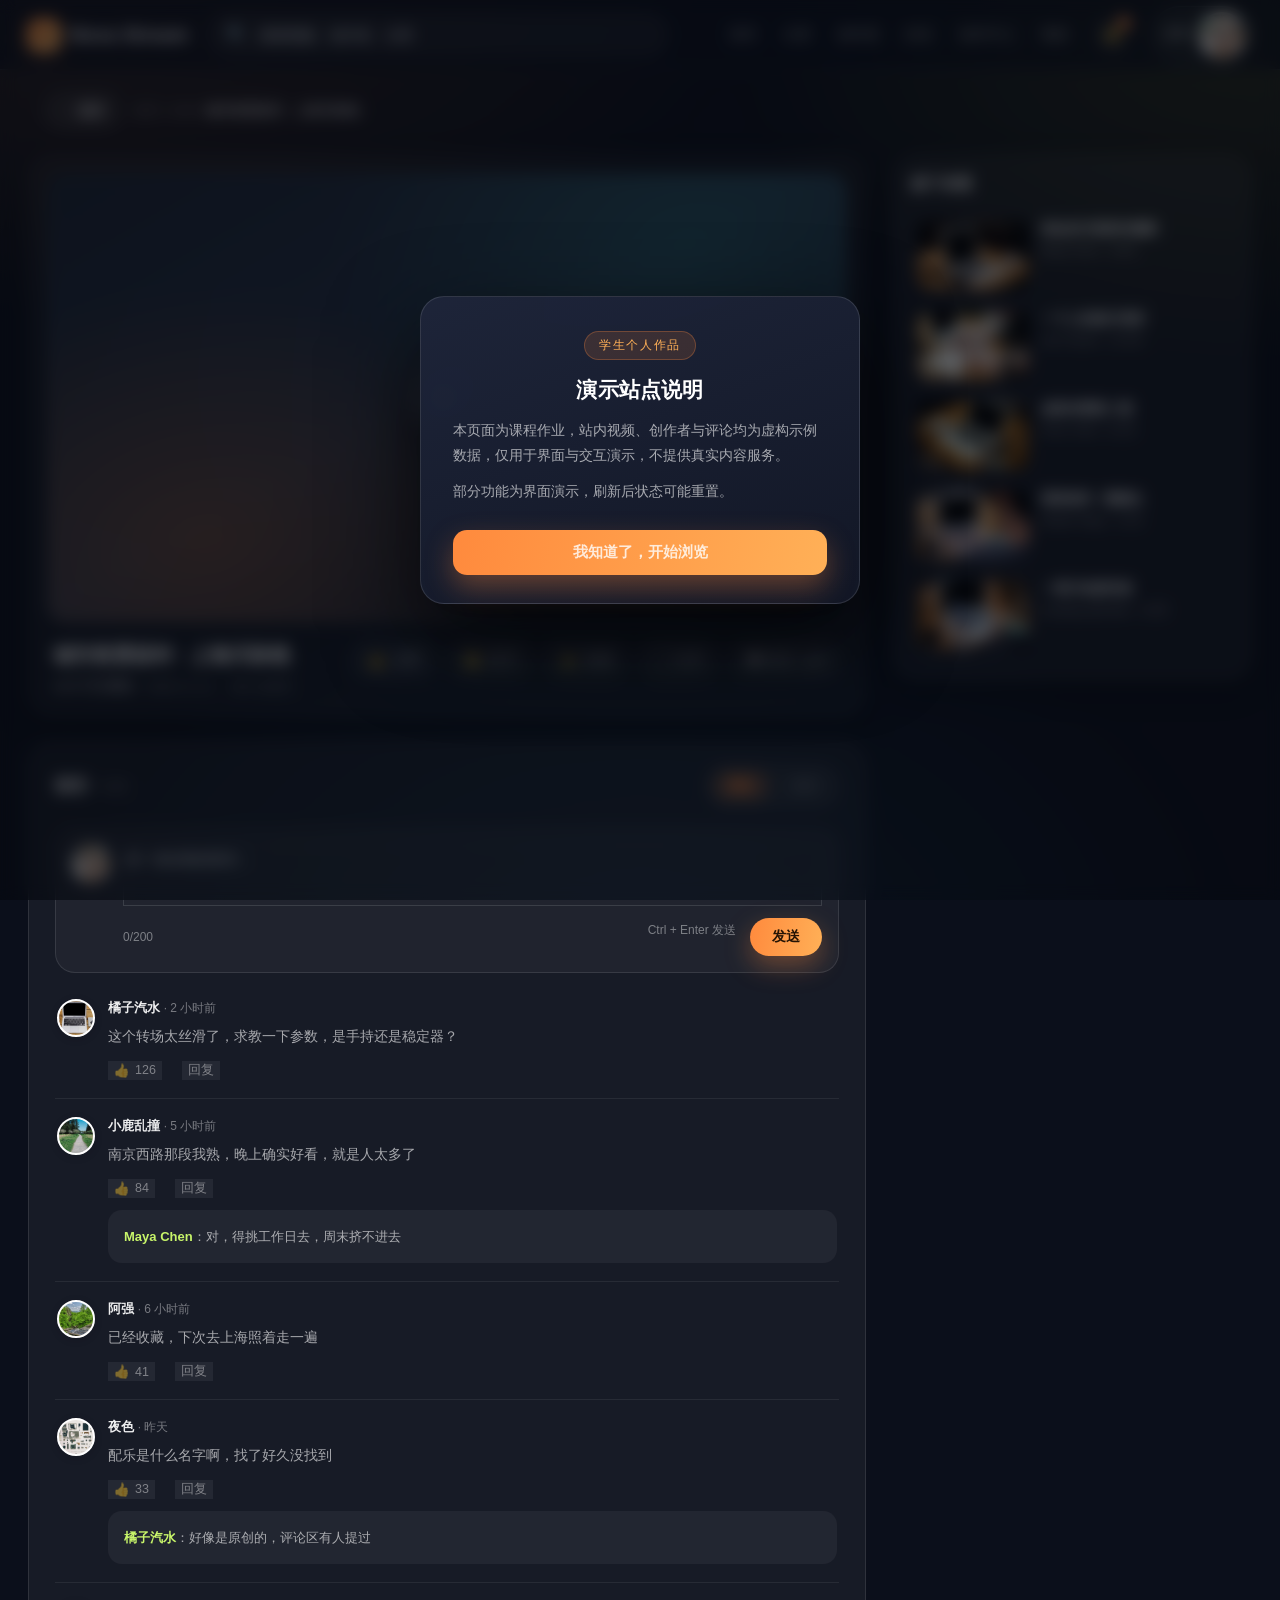
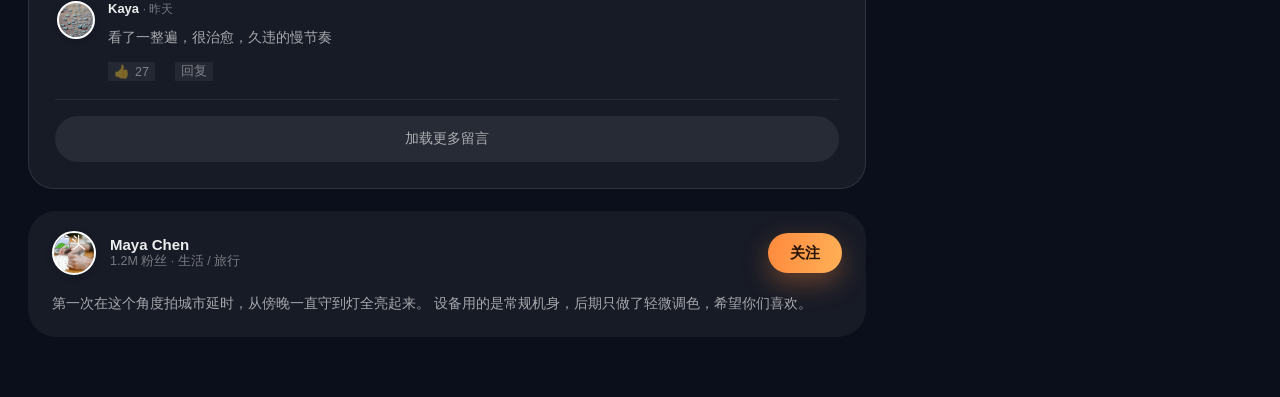
<file: watch.html>
<!DOCTYPE html>
<html lang="zh-CN">
<head>
<meta charset="UTF-8">
<meta name="viewport" content="width=device-width,initial-scale=1">
<title>Nova Stream · 播放</title>
<link rel="stylesheet" href="css/style.css">
<link rel="stylesheet" href="css/extra.css">
<link rel="stylesheet" href="css/night.css">
<link rel="stylesheet" href="css/account.css">
<link rel="stylesheet" href="css/comments.css">
<link rel="stylesheet" href="css/watchnav.css">
<script src="js/hue.js"></script>
</head>
<body>

<header class="topbar">
  <a class="logo" href="index.html"><span class="mark">N</span>Nova Stream</a>
  <form class="search" onsubmit="event.preventDefault();location.href='search.html'">
    <span>🔍</span><input type="text" placeholder="搜索视频、创作者、分类">
  </form>
  <nav class="topnav">
    <a href="index.html">首页</a>
    <a href="categories.html">分类</a>
    <a href="creators.html">创作者</a>
    <a href="friends.html">好友</a>
    <a href="upload.html">创作中心</a>
    <a href="profile.html" class="ns-need-login">我的</a>
  </nav>
    <button class="icon-btn" title="消息">🔔</button>
<span class="nav-me"><b data-ns-account>游客</b><a href="profile.html" class="avatar-link" title="我的主页"><img class="avatar ph-1" alt="头像"></a></span>
</header>

<div class="crumb-bar">
  <a class="btn btn-ghost" href="#" onclick="back();return false" id="backBtn">← 返回</a>
  <span class="crumb">首页 / 分类 / <b id="crumbNow">城市夜景延时 · 上海天际线</b></span>
</div>

<div class="watch">
  <div>
    <div class="player-card">
      <div class="stage" id="stage">
        <div class="art"></div>
        <button class="big-play" id="bigPlay">▶</button>
        <div class="danmu-layer" id="dmLayer"></div>
        <div class="phint">这是占位画面，没有真实视频文件</div>

        <div class="glass">
          <div class="progress" id="bar">
            <div class="tip" id="tip">00:00</div>
            <div class="track"><div class="fill" id="fill"></div></div>
  </div>
          <div class="ctrl">
            <button id="pp" title="播放/暂停">▶</button>
            <span class="time" id="time">03:20 / 10:00</span>
            <div class="spacer"></div>
            <button id="dmBtn" title="弹幕">💬</button>
            <div class="vol-wrap" id="volWrap">
              <button id="volBtn" title="音量">🔊</button>
              <div class="vol-bar" id="volBar"><div class="vol-fill" id="volFill"></div></div>
            </div>
            <button class="round" id="fsBtn" title="全屏">⛶</button>
          </div>
        </div>
      </div>

      <div class="vinfo">
        <div>
          <h1>城市夜景延时 · 上海天际线</h1>
          <div class="row">
            <span class="dur" style="background:transparent!important;color:rgba(255,255,255,.72);padding:0">12.8 万次播放</span>
            <span>2026-11-12</span>
            <span>· MV-1080P</span>
          </div>
        </div>
        <div class="vacts">
          <button class="vact" onclick="like(this,'点赞')">👍 <span>点赞</span></button>
          <button class="vact teal" onclick="like(this,'投币')">🪙 <span>投币</span></button>
          <button class="vact" onclick="like(this,'收藏')">⭐ <span>收藏</span></button>
          <button class="vact" onclick="toast('分享链接已复制')">↗ 分享</button>
          <button class="vact" onclick="jumpCm()">💬 留言 <span id="vactCount">128</span></button>
        </div>
      </div>
    </div>

    <!-- 留言面板 -->
    <section class="cm-panel" id="cmPanel">
      <div class="cm-top">
        <h2>留言 · <span id="cmCount">128</span></h2>
        <div class="cm-sort">
          <button class="on" data-sort="hot" onclick="setSort(this)">最热</button>
          <button data-sort="new" onclick="setSort(this)">最新</button>
        </div>
      </div>

      <div class="cm-editor">
        <div class="ava ph-1" style="border-radius:50%"></div>
        <div class="ed-main">
          <textarea id="cmIn" placeholder="发一条友善的留言…" maxlength="200"
                    oninput="onInput()" onkeydown="cmKey(event)"></textarea>
          <div class="ed-bar">
            <span class="counter"><span id="cnt">0</span>/200</span>
            <span class="hint">Ctrl + Enter 发送</span>
            <button class="btn btn-primary" style="height:38px;padding:0 22px;font-size:13.5px" onclick="sendCm()">发送</button>
          </div>
        </div>
      </div>

      <div class="cm-list" id="cmList"></div>

      <button class="cm-more" id="cmMore" onclick="loadMore()">加载更多留言</button>
    </section>

    <div class="card" style="margin-top:22px;padding:20px 24px" id="creatorCard">
      <div style="display:flex;gap:14px;align-items:center">
        <img class="avatar ph-1" style="width:44px;height:44px" alt="头像">
        <div>
          <div style="font-weight:700;font-size:15px">Maya Chen</div>
          <div class="tiny">1.2M 粉丝 · 生活 / 旅行</div>
        </div>
        <button class="btn btn-primary" style="height:40px;padding:0 22px;margin-left:auto" id="follow" onclick="followBtn(this)">关注</button>
      </div>
      <p style="margin:16px 0 0;font-size:13.5px;line-height:1.9;color:var(--ink-2)">
        第一次在这个角度拍城市延时，从傍晚一直守到灯全亮起来。
        设备用的是常规机身，后期只做了轻微调色，希望你们喜欢。
      </p>
    </div>
  </div>

  <aside class="rec">
    <h2>接下来看</h2>
    <div id="recList"></div>
  </aside>
</div>

<!-- 评论抽屉已改成页面内常驻留言面板 -->

<div id="toast" style="position:fixed;left:50%;bottom:40px;translate:-50% 0;padding:11px 20px;border-radius:999px;background:rgba(24,30,42,.88);color:#fff;font-size:13px;opacity:0;transition:.26s;pointer-events:none;z-index:99"></div>

<script src="js/data.js"></script>
<script>
  /* ---- 推荐列表 ---- */
  document.getElementById("recList").innerHTML = RECOMMEND.map(v => `
    <a class="rec-item" href="watch.html?t=${encodeURIComponent(v.t)}&u=${encodeURIComponent(v.c)}">
      <img class="thumb" src="assets/covers/v${((v.ph - 1) % 64) + 1}.jpg" alt="${v.t}" onerror="this.outerHTML='&lt;div class=&quot;thumb-ph&quot;&gt;${(v.t||'视').trim().charAt(0)}&lt;/div&gt;'">
      <div>
        <h3>${v.t}</h3>
        <div class="sub">${v.c} · ${v.v}</div>
      </div>
    </a>`).join("");

  /* ---- 播放器 ---- */
  const stage = document.getElementById("stage");
  const fill = document.getElementById("fill");
  const timeEl = document.getElementById("time");
  const pp = document.getElementById("pp");
  const bar = document.getElementById("bar");
  const tip = document.getElementById("tip");
  const TOTAL = 600;
  let cur = 200, playing = false, timer = null;

  function fmt(s){
    const m = Math.floor(s/60), ss = Math.floor(s%60);
    return String(m).padStart(2,"0")+":"+String(ss).padStart(2,"0");
  }
  function paint(){
    fill.style.width = (cur/TOTAL*100)+"%";
    timeEl.textContent = fmt(cur)+" / "+fmt(TOTAL);
  }
  function play(){
    playing = true;
    pp.textContent = "⏸";
    stage.classList.add("playing");
    stage.classList.remove("paused");
    stage.classList.add("show-hint");
    stage.classList.remove("show-ctrl");
    setTimeout(()=>stage.classList.remove("show-hint"), 1600);
    if (typeof dmOn !== "undefined" && dmOn) startDanmu();
    timer = setInterval(()=>{
      cur = Math.min(TOTAL, cur + 1);
      paint();
      if (cur >= TOTAL) pause();
    }, 1000);
  }
  function pause(){
    playing = false;
    pp.textContent = "▶";
    stage.classList.remove("playing");
    stage.classList.add("paused");
    stage.classList.add("show-ctrl");
    clearInterval(timer);
    if (typeof stopDanmu === "function") stopDanmu();
  }
  function toggle(){ playing ? pause() : play(); }

  pp.onclick = toggle;
  document.getElementById("bigPlay").onclick = play;

  /* ---- 全屏 ---- */
  const fsBtn = document.getElementById("fsBtn");
  function inFs(){
    return document.fullscreenElement || document.webkitFullscreenElement;
  }
  function toggleFs(){
    if (inFs()){
      (document.exitFullscreen || document.webkitExitFullscreen).call(document);
    } else if (stage.requestFullscreen || stage.webkitRequestFullscreen){
      (stage.requestFullscreen || stage.webkitRequestFullscreen).call(stage);
    } else {
      toast("这个浏览器不支持全屏");
    }
  }
  fsBtn.onclick = e => { e.stopPropagation(); toggleFs(); };
  ["fullscreenchange","webkitfullscreenchange"].forEach(ev =>
    document.addEventListener(ev, () => {
      const on = !!inFs();
      fsBtn.textContent = on ? "⤢" : "⛶";
      fsBtn.title = on ? "退出全屏" : "全屏";
      stage.classList.toggle("is-fs", on);
      // 全屏时键盘空格也能播停
    })
  );
  document.addEventListener("keydown", e => {
    if (e.code === "Space" && inFs() && !e.target.closest("input,textarea")){
      e.preventDefault(); toggle();
    }
  });

  /* ---- 音量滑条 ---- */
  const volWrap = document.getElementById("volWrap");
  const volBtn  = document.getElementById("volBtn");
  const volBar  = document.getElementById("volBar");
  const volFill = document.getElementById("volFill");
  let vol = 0.7, lastVol = 0.7;

  function paintVol(){
    volFill.style.width = Math.round(vol*100)+"%";
    volBtn.textContent = vol === 0 ? "🔇" : vol < 0.5 ? "🔉" : "🔊";
  }
  volBtn.onclick = e => {
    e.stopPropagation();
    volWrap.classList.toggle("open");
  };
  volBtn.ondblclick = e => {
    e.stopPropagation();
    if (vol === 0){ vol = lastVol || 0.7; }
    else { lastVol = vol; vol = 0; }
    paintVol();
  };
  function setVolByX(clientX){
    const r = volBar.getBoundingClientRect();
    if (!r.width) return;
    vol = Math.min(1, Math.max(0, (clientX - r.left)/r.width));
    if (vol > 0) lastVol = vol;
    paintVol();
  }
  let vDragging = false;
  volBar.addEventListener("mousedown", e => { vDragging = true; setVolByX(e.clientX); e.stopPropagation(); });
  volBar.addEventListener("click", e => { setVolByX(e.clientX); e.stopPropagation(); });
  window.addEventListener("mousemove", e => { if (vDragging) setVolByX(e.clientX); });
  window.addEventListener("mouseup", () => { vDragging = false; });
  volWrap.addEventListener("click", e => e.stopPropagation());
  /* 滚轮微调音量 */
  volWrap.addEventListener("wheel", e => {
    e.preventDefault(); e.stopPropagation();
    vol = Math.min(1, Math.max(0, +(vol - Math.sign(e.deltaY)*0.05).toFixed(2)));
    if (vol > 0) lastVol = vol;
    paintVol();
  }, { passive:false });
  paintVol();

  /* ---- 弹幕 ---- */
  const dmBtn   = document.getElementById("dmBtn");
  const dmLayer = document.getElementById("dmLayer");
  const DM_POOL = [
    "画质好舒服","这段光真好看","来了来了","循环第 3 遍",
    "这个转场怎么回事","耳机党狂喜","深夜看这个太上头",
    "截图当壁纸了","这里节奏刚刚好","安静得想睡觉",
    "城市真美","音乐搭得妙","求完整版","这条片我收藏了"
  ];
  const DM_COLORS = ["#ffffff","#ffffff","#ffffff","#ffd166","#7ee0ff","#a8ff9e","#ffb0c8","#c9b6ff"];
  let dmOn = true, dmTimer = null, dmRow = 0;

  function fireDanmu(){
    if (!dmOn || !playing) return;
    const el = document.createElement("div");
    el.className = "dm-item";
    el.textContent = DM_POOL[Math.floor(Math.random()*DM_POOL.length)];
    const rows = 6;
    el.style.top = (8 + (dmRow % rows) * 13) + "%";
    el.style.color = DM_COLORS[Math.floor(Math.random()*DM_COLORS.length)];
    dmRow++;
    el.style.animationDuration = (9 + Math.random()*3) + "s";
    dmLayer.appendChild(el);
    requestAnimationFrame(() => {
      const w = stage.clientWidth || window.innerWidth;
      el.style.setProperty("--dm-dist", -(w + el.offsetWidth + 40) + "px");
      el.classList.add("dm-run");
    });
    el.addEventListener("animationend", () => el.remove());
  }
  function startDanmu(){
    stopDanmu();
    dmTimer = setInterval(fireDanmu, 1400);
    fireDanmu();
  }
  function stopDanmu(){ if (dmTimer){ clearInterval(dmTimer); dmTimer = null; } }

  dmBtn.onclick = e => {
    e.stopPropagation();
    dmOn = !dmOn;
    dmLayer.classList.toggle("off", !dmOn);
    dmBtn.classList.toggle("off", !dmOn);
    toast(dmOn ? "弹幕已开启" : "弹幕已关闭");
    if (dmOn && playing) startDanmu(); else stopDanmu();
  };
  dmLayer.addEventListener("click", e => e.stopPropagation());

  /* 悬停进度条显示时间预览 */
  bar.addEventListener("mousemove", e => {
    const r = bar.getBoundingClientRect();
    const p = Math.min(1, Math.max(0, (e.clientX - r.left)/r.width));
    tip.textContent = fmt(p*TOTAL);
    tip.style.left = (p*100)+"%";
  });
  bar.addEventListener("click", e => {
    const r = bar.getBoundingClientRect();
    cur = Math.round(Math.min(1, Math.max(0,(e.clientX-r.left)/r.width))*TOTAL);
    paint();
  });

  /* 点播放区：暂停 / 继续 */
  stage.addEventListener("click", e=>{
    if (e.target.closest(".glass") || e.target.closest(".big-play")) return;
    toggle();
  });

  function back(){
    if (history.length > 1 && document.referrer && !document.referrer.includes("watch.html")){
      history.back();
      setTimeout(()=>{ if(!document.hidden) location.href = "index.html"; }, 400);
    } else {
      location.href = "index.html";
    }
  }
  document.getElementById("crumbNow").textContent =
    document.querySelector(".vinfo h1")?.textContent?.trim() || "视频播放";

  /* ---- 点赞/投币/收藏 ---- */
  function like(btn, why){
    if (window.NSAuth && !NSAuth.requireLogin(why || "点赞")) return;
    const on = btn.classList.toggle("on");
    const label = btn.querySelector("span");
    if (!btn.dataset.raw) btn.dataset.raw = label.textContent;
    label.textContent = on ? btn.dataset.raw + " 了" : btn.dataset.raw;
  }
  function followBtn(b){
    const on = b.dataset.on === "1";
    b.dataset.on = on ? "0" : "1";
    b.textContent = on ? "关注" : "已关注";
    b.style.background = on ? "" : "linear-gradient(100deg,#0aa395,#2ec9ba)";
    b.style.boxShadow = on ? "" : "0 8px 20px rgba(20,184,166,.26)";
  }

  /* ---- 留言面板 ---- */
  let CM = [
    { id:1, n:"橘子汽水", t:"这个转场太丝滑了，求教一下参数，是手持还是稳定器？", s:"2 小时前", ts:120, like:126, me:false, rep:[] },
    { id:2, n:"小鹿乱撞", t:"南京西路那段我熟，晚上确实好看，就是人太多了", s:"5 小时前", ts:300, like:84, me:false,
      rep:[{ n:"Maya Chen", t:"对，得挑工作日去，周末挤不进去" }] },
    { id:3, n:"阿强", t:"已经收藏，下次去上海照着走一遍", s:"6 小时前", ts:360, like:41, me:false, rep:[] },
    { id:4, n:"夜色", t:"配乐是什么名字啊，找了好久没找到", s:"昨天", ts:1440, like:33, me:false,
      rep:[{ n:"橘子汽水", t:"好像是原创的，评论区有人提过" }] },
    { id:5, n:"Kaya", t:"看了一整遍，很治愈，久违的慢节奏", s:"昨天", ts:1500, like:27, me:false, rep:[] },
    { id:6, n:"老周不打烊", t:"调色偏暖，跟上海那种湿冷的天氪正好对上了", s:"2 天前", ts:2880, like:19, me:false, rep:[] },
    { id:7, n:"一只小满", t:"相机型号求告知，谢谢～", s:"2 天前", ts:3000, like:12, me:false, rep:[] },
    { id:8, n:"夜里三点", t:"看到最后那句「守到灯全亮」有点感动", s:"3 天前", ts:4320, like:9, me:false, rep:[] }
  ];
  let sortBy = "hot", shown = 5, replyTo = null;

  function esc(s){
    return String(s).replace(/[&<>"']/g, m => ({ "&":"&amp;","<":"&lt;",">":"&gt;",'"':"&quot;","'":"&#39;" }[m]));
  }
  function sorted(){
    const arr = [...CM];
    return sortBy === "hot"
      ? arr.sort((a,b)=> b.like - a.like)
      : arr.sort((a,b)=> a.ts - b.ts);
  }
  function renderCm(){
    const list = sorted();
    const slice = list.slice(0, shown);
    document.getElementById("cmList").innerHTML = slice.length ? slice.map((c,i)=>{
      const av = (c.id % 8) + 1;
      return `
      <div class="cm">
        <a class="cm-ava ava ph-${av}" style="border-radius:50%" href="creator.html?u=${encodeURIComponent(c.n)}&from=watch" title="${esc(c.n)}"></a>
        <div class="cm-body">
          <p class="name"><a class="cm-name" href="creator.html?u=${encodeURIComponent(c.n)}&from=watch">${esc(c.n)}</a> <span>· ${esc(c.s)}</span></p>
          <p class="txt">${esc(c.t)}</p>
          <div class="cm-acts">
            <button class="likebtn ${c.me?'on':''}" onclick="likeCm(${c.id})">
              👍 <span>${c.like || ""}</span>
            </button>
            <button onclick="replyToCm(${c.id}, '${esc(c.n)}')">回复</button>
          </div>
          ${c.rep.length ? `<div class="reps">${c.rep.map(r=>`
            <div class="rep"><a class="cm-name" href="creator.html?u=${encodeURIComponent(r.n)}&from=watch"><b>${esc(r.n)}</b></a>：${esc(r.t)}</div>`).join("")}</div>` : ""}
        </div>
      </div>`;
    }).join("") : `
      <div class="cm-empty">
        <div class="ico">💬</div>
        <p>还没有留言，来抢第一条</p>
      </div>`;

    document.getElementById("cmMore").style.display = list.length > shown ? "inline-flex" : "none";
    document.getElementById("cmCount").textContent = 128 + CM.filter(c=>c.me).length;
  }
  function setSort(btn){
    sortBy = btn.dataset.sort;
    document.querySelectorAll(".cm-sort button").forEach(b=>b.classList.remove("on"));
    btn.classList.add("on");
    shown = 5;
    renderCm();
  }
  function loadMore(){ shown += 5; renderCm(); }

  function likeCm(id){
    if (window.NSAuth && !NSAuth.requireLogin("点赞留言")) return;
    const c = CM.find(x=>x.id === id); if (!c) return;
    if (c.me) { c.like--; c.me = false; } else { c.like++; c.me = true; }
    renderCm();
  }
  function replyToCm(id, name){
    if (window.NSAuth && !NSAuth.requireLogin("回复留言")) return;
    replyTo = { id, name };
    const inp = document.getElementById("cmIn");
    inp.value = "@" + name + " ";
    inp.focus();
    onInput();
    document.getElementById("cmPanel").scrollIntoView({ behavior:"smooth", block:"center" });
  }
  function onInput(){
    document.getElementById("cnt").textContent = document.getElementById("cmIn").value.length;
  }
  function cmKey(e){
    if (e.key === "Enter" && (e.ctrlKey || e.metaKey)) { e.preventDefault(); sendCm(); }
    else if (e.key === "Enter" && !e.shiftKey) { e.preventDefault(); sendCm(); }
  }
  function sendCm(){
    if (window.NSAuth && !NSAuth.requireLogin("留言")) return;
    const inp = document.getElementById("cmIn");
    const v = inp.value.trim();
    if (!v) { toast("说点什么再发吧"); inp.focus(); return; }
    const id = Math.max(...CM.map(x=>x.id)) + 1;
    const body = v.replace(/^@\S+\s*/, "");
    const item = { id, n:"我", t:body, s:"刚刚", ts:0, like:0, me:false, rep:[] };

    if (replyTo && v.startsWith("@" + replyTo.name)) {
      const target = CM.find(x=>x.id === replyTo.id);
      if (target) target.rep.push({ n:"我", t:body });
      else CM.unshift(item);
    } else {
      CM.unshift(item);
    }
    replyTo = null;
    inp.value = "";
    onInput();
    sortBy = "new";
    document.querySelectorAll(".cm-sort button").forEach(b=>b.classList.toggle("on", b.dataset.sort === "new"));
    shown = Math.max(shown, 5);
    renderCm();
    toast("留言已发布");
  }

  function jumpCm(){
    if (window.NSAuth && !NSAuth.requireLogin("留言")) return;
    const p = document.getElementById("cmPanel");
    if (!p) return;
    const y = p.getBoundingClientRect().top + window.scrollY - 90;
    window.scrollTo({ top: y, behavior: "smooth" });
  }

  document.addEventListener("DOMContentLoaded", renderCm);

  /* ---- toast ---- */
  let tt;
  function toast(msg){
    const el = document.getElementById("toast");
    el.textContent = msg;
    el.style.opacity = 1;
    el.style.translate = "-50% -6px";
    clearTimeout(tt);
    tt = setTimeout(()=>{ el.style.opacity = 0; el.style.translate = "-50% 0"; }, 1800);
  }

  paint();
</script>
<script src="js/data.js"></script>
<script>
  // 支持 watch.html?t=标题&u=创作者
  (function(){
    const q = new URLSearchParams(location.search);
    const tid = q.get("t"), uid = q.get("u");
    if (!tid && !uid) return;
    const v = tid ? VIDEOS.find(x => x.t === tid) : null;
    const who = uid || (v && v.c);
    if (v){
      document.querySelector(".vinfo h1").textContent = v.t;
      document.title = "Nova Stream · " + v.t;
      const play = document.querySelector(".vinfo .dur");
      if (play) play.textContent = v.v + " 次播放";
      const art = document.querySelector(".stage .art");
      if (art) art.style.backgroundImage = 'url(assets/covers/v' + ((v.ph % 64) + 1) + '.jpg)';
    }
    const h1 = document.querySelector(".vinfo h1");
    if (who && h1){
      const a = document.createElement("a");
      a.className = "vcreator";
      a.href = "creator.html?u=" + encodeURIComponent(who) + "&from=watch";
      a.innerHTML = '<span class="ava ph-' + (CREATORS.find(c=>c.n===who)||{ph:1}).ph + '"></span>' + who;
      h1.after(a);
    }
    document.getElementById("crumbNow").textContent = (v ? v.t : "视频播放");
  })();
</script>
<script src="js/notify.js"></script>
<script src="js/notice.js"></script>
<script src="js/account.js"></script>
</body>
</html>
</file>
<file: css/style.css>
﻿:root{
  --orange:#f97316;
  --orange-soft:#ffb27a;
  --teal:#14b8a6;
  --teal-deep:#0aa395;
  --ink:#1c2330;
  --ink-2:#5b6472;
  --ink-3:#98a1ad;
  --line:#eceff3;
  --bg:#f5f7fa;
  --card:#ffffff;
  --r-lg:28px;
  --r-md:18px;
  --r-sm:12px;
  --sh-sm:0 2px 10px rgba(28,35,48,.05);
  --sh-md:0 8px 26px rgba(28,35,48,.08);
  --sh-lg:0 18px 50px rgba(28,35,48,.12);
  --grad:linear-gradient(120deg,#14b8a6 0%,#38cfc0 38%,#f97316 100%);
}

*{box-sizing:border-box}
html,body{margin:0;padding:0}
body{
  font-family:"PingFang SC","Microsoft YaHei","Helvetica Neue",Arial,sans-serif;
  background:var(--bg);
  color:var(--ink);
  -webkit-font-smoothing:antialiased;
}
a{color:inherit;text-decoration:none}
button{font-family:inherit;cursor:pointer;border:none;background:none;color:inherit}
input,select,textarea{font-family:inherit;outline:none}
img{display:block}

/* ---------- 閫氱敤 ---------- */
.btn{
  display:inline-flex;align-items:center;justify-content:center;gap:8px;
  height:46px;padding:0 26px;border-radius:999px;
  font-size:15px;font-weight:600;
  transition:.22s ease;
}
.btn-primary{
  background:linear-gradient(100deg,#f97316,#fb8c3c);
  color:#fff;box-shadow:0 8px 20px rgba(249,115,22,.28);
}
.btn-primary:hover{transform:translateY(-2px);box-shadow:0 12px 26px rgba(249,115,22,.36)}
.btn-ghost{border:1px solid var(--line);background:#fff;color:var(--ink-2)}
.btn-ghost:hover{border-color:#dfe4ea;color:var(--ink);box-shadow:var(--sh-sm)}
.btn-teal{background:linear-gradient(100deg,#0aa395,#2ec9ba);color:#fff;box-shadow:0 8px 20px rgba(20,184,166,.26)}

.card{
  background:var(--card);
  border-radius:var(--r-lg);
  box-shadow:var(--sh-md);
}

/* ---------- 椤堕儴瀵艰埅 ---------- */
.topbar{
  display:flex;align-items:center;gap:20px;
  height:70px;padding:0 28px;
  background:#fff;border-bottom:1px solid var(--line);
  position:sticky;top:0;z-index:50;
}
.logo{display:flex;align-items:center;gap:10px;font-size:19px;font-weight:800;letter-spacing:.2px}
.logo .mark{
  width:32px;height:32px;border-radius:10px;
  background:var(--grad);
  display:grid;place-items:center;color:#fff;font-size:15px;font-weight:800;
}
.search{
  flex:1;max-width:460px;height:42px;
  display:flex;align-items:center;gap:10px;
  padding:0 18px;border-radius:999px;
  background:#f4f6f9;border:1px solid transparent;
  color:var(--ink-3);transition:.2s;
}
.search:focus-within{background:#fff;border-color:#ffd0ad;box-shadow:0 0 0 4px rgba(249,115,22,.08)}
.search input{flex:1;border:none;background:none;font-size:14px;color:var(--ink)}
.search input::placeholder{color:var(--ink-3)}
.topnav{display:flex;gap:26px;margin-left:auto;font-size:14px;color:var(--ink-2)}
.topnav a{position:relative;padding:6px 0;transition:.2s}
.topnav a:hover{color:var(--ink)}
.topnav a.active{color:var(--orange);font-weight:700}
.topnav a.active::after{
  content:"";position:absolute;left:0;right:0;bottom:-4px;height:3px;
  border-radius:3px;background:var(--orange);
}
.avatar{width:38px;height:38px;border-radius:50%;object-fit:cover;border:2px solid #fff;box-shadow:var(--sh-sm)}
.ava.ph-0,.avatar.ph-0{background:linear-gradient(135deg,#f97316,#fbbf24)}
.icon-btn{
  width:38px;height:38px;border-radius:50%;display:grid;place-items:center;
  color:var(--ink-2);transition:.2s;
}
.icon-btn:hover{background:#f4f6f9;color:var(--ink)}

/* ---------- 棣栭〉甯冨眬 ---------- */
.shell{
  display:grid;
  grid-template-columns:236px 1fr;
  min-height:calc(100vh - 70px);
}
.side{
  padding:26px 18px;
  border-right:1px solid var(--line);
  background:#fff;
}
.side .side-title{font-size:12px;color:var(--ink-3);letter-spacing:1px;margin:0 0 12px 14px}
.side nav{display:flex;flex-direction:column;gap:4px}
.side nav a{
  display:flex;align-items:center;gap:12px;
  padding:12px 14px;border-radius:14px;
  font-size:14.5px;color:var(--ink-2);transition:.2s;
}
.side nav a .dot{width:7px;height:7px;border-radius:50%;background:#d7dce3;transition:.2s}
.side nav a:hover{background:#f6f8fa;color:var(--ink)}
.side nav a.active{
  color:#fff;font-weight:700;
  background:var(--grad);
  box-shadow:0 10px 22px rgba(20,184,166,.24);
}
.side nav a.active .dot{background:#fff}
.side .side-foot{
  margin-top:28px;padding:18px;border-radius:var(--r-md);
  background:linear-gradient(160deg,#fff7f1,#eefaf8);
  font-size:13px;color:var(--ink-2);line-height:1.7;
}
.main{padding:26px 30px 60px}

/* ---------- 鍒嗙被鏉?---------- */
.chips{display:flex;gap:10px;overflow-x:auto;padding-bottom:6px;margin-bottom:22px}
.chip{
  flex:0 0 auto;height:38px;padding:0 20px;border-radius:999px;
  display:inline-flex;align-items:center;
  border:1px solid var(--line);background:#fff;
  font-size:14px;color:var(--ink-2);transition:.2s;
}
.chip:hover{border-color:#dfe4ea;color:var(--ink)}
.chip.active{
  border-color:transparent;color:#fff;font-weight:700;
  background:linear-gradient(100deg,#18b8a6,#f97316);
  box-shadow:0 8px 18px rgba(20,184,166,.22);
}

/* ---------- 视频瀑布 ---------- */
.grid{
  display:grid;
  grid-template-columns:repeat(auto-fill,minmax(218px,1fr));
  gap:22px;
}
.vcard{transition:.26s ease;display:block}
.vcard .thumb{
  position:relative;aspect-ratio:16/10;border-radius:var(--r-md);overflow:hidden;
  background:#dfe6ee;box-shadow:var(--sh-sm);transition:.26s ease;
}
.vcard .thumb .ph{position:absolute;inset:0;background-size:cover;background-position:center}
.vcard .thumb::after{
  content:"";position:absolute;inset:0;background:linear-gradient(180deg,transparent 55%,rgba(0,0,0,.28));
  opacity:0;transition:.26s;
}
.vcard:hover .thumb{transform:translateY(-4px);box-shadow:var(--sh-lg)}
.vcard:hover h3{color:var(--orange)}
.vcard:hover .thumb::after{opacity:1}
.vcard .play{
  position:absolute;left:50%;top:50%;translate:-50% -50%;
  width:46px;height:46px;border-radius:50%;
  background:rgba(255,255,255,.92);color:var(--orange);
  display:grid;place-items:center;font-size:16px;
  opacity:0;scale:.82;transition:.26s;
}
.vcard:hover .play{opacity:1;scale:1}
.vcard .dur{
  position:absolute;right:10px;bottom:10px;
  padding:2px 8px;border-radius:8px;
  background:rgba(20,25,34,.6);color:#fff;font-size:11.5px;
}
.vcard .meta{display:flex;gap:10px;padding:12px 4px 0}
.vcard .meta .ava{width:34px;height:34px;border-radius:50%;flex:0 0 auto}
.vcard h3{
  margin:0 0 6px;font-size:14.5px;line-height:1.45;font-weight:600;
  display:-webkit-box;-webkit-line-clamp:2;-webkit-box-orient:vertical;overflow:hidden;
}
.vcard .sub{font-size:12.5px;color:var(--ink-3);display:flex;gap:6px;flex-wrap:wrap}

/* 鍗犱綅娓愬彉锛屾ā鎷熷皝闈?*/

/* ---------- 椤佃剼灏忓瓧 ---------- */
.tiny{font-size:12.5px;color:var(--ink-3)}


/* ---- 视频卡里的可点击头像/创作者 ---- */
.vcard{display:block}
.thumb-link{display:block}
.ava-link{display:block;flex:0 0 auto;transition:transform .15s,box-shadow .15s}
.ava-link:hover{transform:translateY(-1px);box-shadow:0 0 0 3px rgba(249,115,22,.22)}
.ava-link:active{transform:scale(.95)}
.title-link{display:block}
.creator-link{color:inherit;position:relative;z-index:1}
.creator-link:hover{color:var(--orange);text-decoration:underline;text-underline-offset:2px}


/* ---- 绌虹姸鎬?---- */
.grid .empty{grid-column:1/-1;text-align:center;padding:60px 20px 50px}
.grid .empty .eico{font-size:34px;opacity:.6;margin-bottom:12px}
.grid .empty h3{margin:0 0 8px;font-size:16px;font-weight:600}
.grid .empty p{margin:0 0 20px;font-size:13px;color:var(--ink-3)}

/* 分类多的时候 chips 允许换行 */
.chips{flex-wrap:wrap}

/* ===== 鐪熷浘鍗犱綅 ===== */
.ph-1{background-image:url(../assets/covers/v1.jpg);background-size:cover;background-position:center}
.ph-2{background-image:url(../assets/covers/v2.jpg);background-size:cover;background-position:center}
.ph-3{background-image:url(../assets/covers/v3.jpg);background-size:cover;background-position:center}
.ph-4{background-image:url(../assets/covers/v4.jpg);background-size:cover;background-position:center}
.ph-5{background-image:url(../assets/covers/v5.jpg);background-size:cover;background-position:center}
.ph-6{background-image:url(../assets/covers/v6.jpg);background-size:cover;background-position:center}
.ph-7{background-image:url(../assets/covers/v7.jpg);background-size:cover;background-position:center}
.ph-8{background-image:url(../assets/covers/v8.jpg);background-size:cover;background-position:center}
.ph-9{background-image:url(../assets/covers/v9.jpg);background-size:cover;background-position:center}
.ph-10{background-image:url(../assets/covers/v10.jpg);background-size:cover;background-position:center}
.ph-11{background-image:url(../assets/covers/v11.jpg);background-size:cover;background-position:center}
.ph-12{background-image:url(../assets/covers/v12.jpg);background-size:cover;background-position:center}
.ph-13{background-image:url(../assets/covers/v13.jpg);background-size:cover;background-position:center}
.ph-14{background-image:url(../assets/covers/v14.jpg);background-size:cover;background-position:center}
.ph-15{background-image:url(../assets/covers/v15.jpg);background-size:cover;background-position:center}
.ph-16{background-image:url(../assets/covers/v16.jpg);background-size:cover;background-position:center}
.ph-17{background-image:url(../assets/covers/v17.jpg);background-size:cover;background-position:center}
.ph-18{background-image:url(../assets/covers/v18.jpg);background-size:cover;background-position:center}
.ph-19{background-image:url(../assets/covers/v19.jpg);background-size:cover;background-position:center}
.ph-20{background-image:url(../assets/covers/v20.jpg);background-size:cover;background-position:center}
.ph-21{background-image:url(../assets/covers/v21.jpg);background-size:cover;background-position:center}
.ph-22{background-image:url(../assets/covers/v22.jpg);background-size:cover;background-position:center}
.ph-23{background-image:url(../assets/covers/v23.jpg);background-size:cover;background-position:center}
.ph-24{background-image:url(../assets/covers/v24.jpg);background-size:cover;background-position:center}
.ph-25{background-image:url(../assets/covers/v25.jpg);background-size:cover;background-position:center}
.ph-26{background-image:url(../assets/covers/v26.jpg);background-size:cover;background-position:center}
.ph-27{background-image:url(../assets/covers/v27.jpg);background-size:cover;background-position:center}
.ph-28{background-image:url(../assets/covers/v28.jpg);background-size:cover;background-position:center}
.ph-29{background-image:url(../assets/covers/v29.jpg);background-size:cover;background-position:center}
.ph-30{background-image:url(../assets/covers/v30.jpg);background-size:cover;background-position:center}
.ph-31{background-image:url(../assets/covers/v31.jpg);background-size:cover;background-position:center}
.ph-32{background-image:url(../assets/covers/v32.jpg);background-size:cover;background-position:center}
.ph-33{background-image:url(../assets/covers/v33.jpg);background-size:cover;background-position:center}
.ph-34{background-image:url(../assets/covers/v34.jpg);background-size:cover;background-position:center}
.ph-35{background-image:url(../assets/covers/v35.jpg);background-size:cover;background-position:center}
.ph-36{background-image:url(../assets/covers/v36.jpg);background-size:cover;background-position:center}
.ph-37{background-image:url(../assets/covers/v37.jpg);background-size:cover;background-position:center}
.ph-38{background-image:url(../assets/covers/v38.jpg);background-size:cover;background-position:center}
.ph-39{background-image:url(../assets/covers/v39.jpg);background-size:cover;background-position:center}
.ph-40{background-image:url(../assets/covers/v40.jpg);background-size:cover;background-position:center}
.ph-41{background-image:url(../assets/covers/v41.jpg);background-size:cover;background-position:center}
.ph-42{background-image:url(../assets/covers/v42.jpg);background-size:cover;background-position:center}
.ph-43{background-image:url(../assets/covers/v43.jpg);background-size:cover;background-position:center}
.ph-44{background-image:url(../assets/covers/v44.jpg);background-size:cover;background-position:center}
.ph-45{background-image:url(../assets/covers/v45.jpg);background-size:cover;background-position:center}
.ph-46{background-image:url(../assets/covers/v46.jpg);background-size:cover;background-position:center}
.ph-47{background-image:url(../assets/covers/v47.jpg);background-size:cover;background-position:center}
.ph-48{background-image:url(../assets/covers/v48.jpg);background-size:cover;background-position:center}
.ph-49{background-image:url(../assets/covers/v49.jpg);background-size:cover;background-position:center}
.ph-50{background-image:url(../assets/covers/v50.jpg);background-size:cover;background-position:center}
.ph-51{background-image:url(../assets/covers/v51.jpg);background-size:cover;background-position:center}
.ph-52{background-image:url(../assets/covers/v52.jpg);background-size:cover;background-position:center}
.ph-53{background-image:url(../assets/covers/v53.jpg);background-size:cover;background-position:center}
.ph-54{background-image:url(../assets/covers/v54.jpg);background-size:cover;background-position:center}
.ph-55{background-image:url(../assets/covers/v55.jpg);background-size:cover;background-position:center}
.ph-56{background-image:url(../assets/covers/v56.jpg);background-size:cover;background-position:center}
.ph-57{background-image:url(../assets/covers/v57.jpg);background-size:cover;background-position:center}
.ph-58{background-image:url(../assets/covers/v58.jpg);background-size:cover;background-position:center}
.ph-59{background-image:url(../assets/covers/v59.jpg);background-size:cover;background-position:center}
.ph-60{background-image:url(../assets/covers/v60.jpg);background-size:cover;background-position:center}
.ph-61{background-image:url(../assets/covers/v61.jpg);background-size:cover;background-position:center}
.ph-62{background-image:url(../assets/covers/v62.jpg);background-size:cover;background-position:center}
.ph-63{background-image:url(../assets/covers/v63.jpg);background-size:cover;background-position:center}
.ph-64{background-image:url(../assets/covers/v64.jpg);background-size:cover;background-position:center}
/* 头像用另一组图，写在后面前面 */
.ava.ph-1,.avatar.ph-1{background-image:url(../assets/avatars/a1.jpg);background-size:cover;background-position:center;width:46px;height:46px;border-radius:50%;border:2px solid #fff;box-shadow:0 2px 8px rgba(0,0,0,.12)}
.ava.ph-2,.avatar.ph-2{background-image:url(../assets/avatars/a2.jpg);background-size:cover;background-position:center;width:46px;height:46px;border-radius:50%;border:2px solid #fff;box-shadow:0 2px 8px rgba(0,0,0,.12)}
.ava.ph-3,.avatar.ph-3{background-image:url(../assets/avatars/a3.jpg);background-size:cover;background-position:center;width:46px;height:46px;border-radius:50%;border:2px solid #fff;box-shadow:0 2px 8px rgba(0,0,0,.12)}
.ava.ph-4,.avatar.ph-4{background-image:url(../assets/avatars/a4.jpg);background-size:cover;background-position:center;width:46px;height:46px;border-radius:50%;border:2px solid #fff;box-shadow:0 2px 8px rgba(0,0,0,.12)}
.ava.ph-5,.avatar.ph-5{background-image:url(../assets/avatars/a5.jpg);background-size:cover;background-position:center;width:46px;height:46px;border-radius:50%;border:2px solid #fff;box-shadow:0 2px 8px rgba(0,0,0,.12)}
.ava.ph-6,.avatar.ph-6{background-image:url(../assets/avatars/a6.jpg);background-size:cover;background-position:center;width:46px;height:46px;border-radius:50%;border:2px solid #fff;box-shadow:0 2px 8px rgba(0,0,0,.12)}
.ava.ph-7,.avatar.ph-7{background-image:url(../assets/avatars/a7.jpg);background-size:cover;background-position:center;width:46px;height:46px;border-radius:50%;border:2px solid #fff;box-shadow:0 2px 8px rgba(0,0,0,.12)}
.ava.ph-8,.avatar.ph-8{background-image:url(../assets/avatars/a8.jpg);background-size:cover;background-position:center;width:46px;height:46px;border-radius:50%;border:2px solid #fff;box-shadow:0 2px 8px rgba(0,0,0,.12)}
.ava.ph-9,.avatar.ph-9{background-image:url(../assets/avatars/a9.jpg);background-size:cover;background-position:center;width:46px;height:46px;border-radius:50%;border:2px solid #fff;box-shadow:0 2px 8px rgba(0,0,0,.12)}
.ava.ph-10,.avatar.ph-10{background-image:url(../assets/avatars/a10.jpg);background-size:cover;background-position:center;width:46px;height:46px;border-radius:50%;border:2px solid #fff;box-shadow:0 2px 8px rgba(0,0,0,.12)}
</file>
<file: css/extra.css>
.field{position:relative;margin-bottom:16px}
.field input{
  width:100%;height:52px;padding:0 46px 0 18px;
  border-radius:16px;border:1px solid rgba(255,255,255,.09);background:rgba(255,255,255,.045);
  font-size:14.5px;color:#eef2f7;transition:.2s;
  appearance:none;-webkit-appearance:none;box-shadow:none;
}
.field input::placeholder{color:#7d8798}
.field input{caret-color:#f97316;color-scheme:dark}
.field input:hover{background:rgba(255,255,255,.07)}
.field input:focus{outline:0;background:rgba(255,255,255,.08);border-color:rgba(249,115,22,.7);box-shadow:0 0 0 4px rgba(249,115,22,.13)}
.field input:-webkit-autofill,
.field input:-webkit-autofill:hover,
.field input:-webkit-autofill:focus{
  -webkit-text-fill-color:#eef2f7;
  -webkit-box-shadow:0 0 0 1000px #1e2a44 inset;
  box-shadow:0 0 0 1000px #1e2a44 inset;
  caret-color:#f97316;
  transition:background-color 9999s ease-out 0s;
}
.field .eye{
  position:absolute;right:12px;top:50%;translate:0 -50%;
  width:30px;height:30px;border-radius:50%;display:grid;place-items:center;
  color:var(--ink-3);font-size:14px;
}
.field .eye:hover{background:rgba(255,255,255,.09);color:#fff}

/* ---------- 播放页 ---------- */
.watch{
  display:grid;grid-template-columns:minmax(0,1fr) 360px;gap:26px;
  padding:24px 28px 60px;
}
.player-card{background:#fff;border-radius:26px;padding:18px;box-shadow:var(--sh-md)}
.stage{
  position:relative;aspect-ratio:16/9;border-radius:18px;overflow:hidden;
  background:linear-gradient(135deg,#1b2434,#2c3a52 45%,#0f1522);
  display:grid;place-items:center;
}
/* 封面缺失时的占位：渐变底 + 标题首字 */
.thumb-ph{
  width:112px;aspect-ratio:16/10;border-radius:12px;flex:0 0 auto;
  display:grid;place-items:center;color:#fff;font-weight:700;font-size:20px;
  background:linear-gradient(135deg,#26334a,#3b4a63 60%,#1b2434);
  box-shadow:inset 0 0 0 1px rgba(255,255,255,.06);
}
.watch-hero .thumb-ph,.cover-ph{width:100%;aspect-ratio:16/9;border-radius:18px;font-size:40px}

.stage .art{
  position:absolute;inset:0;
  background:
    radial-gradient(560px 400px at 20% 82%,rgba(249,115,22,.26) 0%,transparent 64%),
    radial-gradient(560px 440px at 80% 16%,rgba(46,201,186,.2) 0%,transparent 64%),
    linear-gradient(150deg,#1b2434,#26334a 48%,#0f1522);
  opacity:1;
}
.stage .big-play{
  position:absolute;left:50%;top:50%;translate:-50% -50%;z-index:5;width:78px;height:78px;border-radius:50%;
  background:rgba(255,255,255,.94);color:var(--orange);
  display:grid;place-items:center;font-size:26px;
  box-shadow:0 14px 34px rgba(0,0,0,.24);transition:.24s;
}
.stage .big-play:hover{translate:-50% -50%;scale:1.06}
.stage.playing .big-play{opacity:0;pointer-events:none}
.stage .phint{
  position:absolute;left:50%;bottom:104px;translate:-50% 0;z-index:4;
  padding:8px 16px;border-radius:999px;
  background:rgba(12,18,28,.82);color:#fff;
  border:1px solid rgba(255,255,255,.14);
  box-shadow:0 6px 18px rgba(0,0,0,.35);
  font-size:12.5px;opacity:0;transition:.3s;
}
.stage.show-hint .phint{opacity:1}
.stage .glass{
  position:absolute;left:14px;right:14px;bottom:14px;z-index:4;
  border-radius:18px;padding:10px 14px 12px;
  background:transparent;
  border:none;
  opacity:0;translate:0 8px;transition:.26s;
}
.stage:hover .glass,.stage.paused .glass{opacity:1;translate:0 0}
/* 鼠标移入播放区即显示控制条，暂停时常驻 */
.stage.paused .glass,.stage.paused:hover .glass,.stage.show-ctrl .glass{opacity:1;translate:0 0}
.stage.show-ctrl{cursor:pointer}
.progress{position:relative;height:16px;display:flex;align-items:center;cursor:pointer}
.progress .track{height:4px;width:100%;border-radius:99px;background:rgba(255,255,255,.42);overflow:hidden}
.progress .fill{height:100%;width:34%;border-radius:99px;background:linear-gradient(90deg,#fff,#ffd8bc);transition:width .2s}
.progress .tip{
  position:absolute;bottom:20px;translate:-50% 0;
  padding:3px 8px;border-radius:8px;background:rgba(12,18,28,.8);color:#fff;
  font-size:11.5px;opacity:0;transition:.16s;pointer-events:none;
}
.progress:hover .tip{opacity:1}
.ctrl{display:flex;align-items:center;gap:14px;color:#fff;font-size:14px;margin-top:4px}
.ctrl button{color:#fff;opacity:.95;transition:.2s;filter:drop-shadow(0 1px 3px rgba(0,0,0,.6))}
.ctrl button:hover{opacity:1;scale:1.08}
.ctrl .time{font-size:12.5px;opacity:.95;font-variant-numeric:tabular-nums;text-shadow:0 1px 4px rgba(0,0,0,.6)}
.ctrl .spacer{flex:1}
.ctrl .round{
  width:34px;height:34px;border-radius:50%;display:grid;place-items:center;
  background:rgba(0,0,0,.34);
}
/* 音量：悬停展开可拖动滑条 */
.vol-wrap{display:flex;align-items:center;gap:8px}
.vol-wrap .vol-bar{
  width:0;height:4px;border-radius:99px;overflow:hidden;cursor:pointer;
  background:rgba(255,255,255,.35);transition:width .2s;
  box-shadow:0 1px 4px rgba(0,0,0,.45);
}
.vol-wrap.open .vol-bar{width:84px}
.vol-wrap .vol-fill{height:100%;width:70%;border-radius:99px;background:linear-gradient(90deg,#fff,#ffd8bc);transition:width .12s}
.progress .track{box-shadow:0 1px 4px rgba(0,0,0,.45)}

.vinfo{display:flex;align-items:flex-start;gap:16px;padding:18px 6px 4px}
.vinfo h1{margin:0 0 8px;font-size:20px;line-height:1.4}
.vinfo .row{display:flex;gap:12px;align-items:center;font-size:13px;color:var(--ink-3);flex-wrap:wrap}
.vacts{margin-left:auto;display:flex;gap:10px;flex-wrap:wrap}
.vact{
  display:inline-flex;align-items:center;gap:7px;
  height:38px;padding:0 16px;border-radius:999px;
  border:1px solid var(--line);background:#fff;font-size:13.5px;color:var(--ink-2);
  transition:.2s;
}
.vact:hover{border-color:#ffd0ad;color:var(--orange);box-shadow:0 6px 16px rgba(249,115,22,.12)}
.vact.on{background:linear-gradient(100deg,#fff1e6,#ffe6d6);border-color:#ffc79f;color:var(--orange);font-weight:700}
.vact.teal.on{background:linear-gradient(100deg,#e9fbf8,#d5f5f1);border-color:#a9e6de;color:var(--teal-deep)}

/* 侧边推荐 */
.rec{background:#fff;border-radius:26px;box-shadow:var(--sh-md);padding:20px 18px;height:max-content}
.rec h2{margin:0 0 16px;font-size:15px;letter-spacing:.3px}
.rec-item{display:flex;gap:12px;padding:10px 6px;border-radius:16px;transition:.2s}
.rec-item:hover{background:#f6f8fa}
.rec-item .thumb{width:112px;aspect-ratio:16/10;border-radius:12px;flex:0 0 auto;overflow:hidden}
.rec-item h3{margin:0 0 5px;font-size:13px;line-height:1.4;font-weight:600;
  display:-webkit-box;-webkit-line-clamp:2;-webkit-box-orient:vertical;overflow:hidden}
.rec-item .sub{font-size:11.5px;color:var(--ink-3)}

/* ---------- 搜索联想 ---------- */
.suggest-wrap{max-width:720px;margin:40px auto 0;padding:0 20px;position:relative}
.search-big{
  height:58px;border-radius:999px;background:rgba(255,255,255,.05);box-shadow:var(--sh-md);
  display:flex;align-items:center;gap:12px;padding:0 22px;
  border:1px solid rgba(255,255,255,.08);transition:.2s;
}
.search-big:hover{background:rgba(255,255,255,.07)}
.search-big:focus-within{border-color:rgba(249,115,22,.6);background:rgba(255,255,255,.08);box-shadow:0 14px 34px rgba(249,115,22,.16)}
.search-big input{flex:1;border:none;background:none;font-size:15px;color:#eef2f7;outline:0;appearance:none;-webkit-appearance:none}
.search-big input::placeholder{color:#7d8798}
.search-big input:-webkit-autofill{-webkit-text-fill-color:#eef2f7;box-shadow:0 0 0 1000px #1c2740 inset}
.suggest{
  position:absolute;left:20px;right:20px;top:70px;z-index:9;
  background:#fff;border-radius:22px;box-shadow:var(--sh-lg);padding:10px;
  opacity:0;pointer-events:none;translate:0 -6px;transition:.2s;
}
.suggest.show{opacity:1;pointer-events:auto;translate:0 0}
.suggest button{
  width:100%;display:flex;align-items:center;gap:12px;
  padding:13px 16px;border-radius:14px;font-size:14px;color:var(--ink-2);text-align:left;
  transition:.16s;
}
.suggest button:hover{background:#f6f8fa;color:var(--ink)}
.suggest button.active{background:linear-gradient(100deg,#fff1e6,#ffe7d8);color:var(--orange);font-weight:600}
.suggest .ico{width:18px;text-align:center;color:var(--ink-3)}


/* ---- 创作者页 tabs ---- */
.series-grid{display:grid;grid-template-columns:repeat(auto-fill,minmax(220px,1fr));gap:20px}
.series{
  display:block;background:#fff;border-radius:20px;padding:14px;box-shadow:var(--sh-sm);
  transition:.24s;border:1px solid transparent;
}
.series:hover{transform:translateY(-4px);box-shadow:var(--sh-lg);border-color:#ffe2cd}
.series .scover{aspect-ratio:16/10;border-radius:14px}
.series h4{margin:12px 2px 6px;font-size:14.5px}
.series p{margin:0 2px;font-size:12.5px;color:var(--ink-3)}

.feed-list{display:flex;flex-direction:column;gap:14px;max-width:720px}
.feed-item{
  display:flex;gap:14px;background:#fff;border-radius:18px;padding:16px 18px;box-shadow:var(--sh-sm);
}
.feed-item .fa{width:44px;height:44px;border-radius:50%;flex:0 0 auto}
.feed-item .fn{font-size:13.5px;font-weight:600;margin-bottom:6px}
.feed-item .fd{font-size:13.5px;line-height:1.6;color:var(--ink-2)}
.feed-item .ff{display:flex;gap:18px;margin-top:10px;font-size:12px;color:var(--ink-3)}

.about-box{max-width:720px;background:#fff;border-radius:20px;padding:26px 28px;box-shadow:var(--sh-sm)}
.about-box h3{margin:0 0 12px;font-size:16px}
.about-box p{margin:0 0 20px;font-size:14px;line-height:1.8;color:var(--ink-2)}
.about-box ul{list-style:none;margin:0;padding:0;display:grid;gap:12px}
.about-box li{display:flex;justify-content:space-between;font-size:13.5px;
  padding-bottom:12px;border-bottom:1px dashed var(--line)}
.about-box li:last-child{border-bottom:0;padding-bottom:0}
.about-box li span{color:var(--ink-3)}


/* ---------- 搜索页补全 ---------- */
.sg-label{
  display:flex;align-items:center;justify-content:space-between;
  padding:10px 16px 8px;font-size:12px;color:var(--ink-3);
}
.sg-clear{font-size:12px;color:var(--ink-3);padding:2px 6px;border-radius:8px}
.sg-clear:hover{color:var(--orange);background:#fff4ec}
.sg-empty{padding:22px 16px;font-size:13px;color:var(--ink-3);text-align:center}
.suggest .sg-tag{
  margin-left:auto;font-size:11.5px;color:var(--ink-3);
  background:#f4f6f9;border-radius:99px;padding:2px 9px;
}
.suggest button.active .sg-tag{background:#fff;color:var(--orange)}

.search-big.done{box-shadow:var(--sh-sm);border-color:#eef1f5}

.search-body{max-width:980px;margin:26px auto 70px;padding:0 24px}
.res-head{
  display:flex;align-items:center;justify-content:space-between;gap:16px;
  flex-wrap:wrap;padding-bottom:14px;border-bottom:1px solid var(--line);
}
.res-title{font-size:19px;font-weight:700}
.res-title b{color:var(--orange)}
.chips{flex-wrap:wrap}

.res-label{margin:26px 0 6px;font-size:13px;font-weight:700;color:var(--ink-3)}
.res-row{
  display:flex;gap:20px;padding:20px 12px;border-radius:18px;
  border-bottom:1px solid #f0f3f6;transition:.18s;
}
.res-row:hover{background:#f9fbfc;border-bottom-color:transparent}
.res-row.res-user:hover{border-bottom-color:#f0f3f6}
.res-thumb{width:230px;aspect-ratio:16/10;border-radius:16px;flex:0 0 auto}
.res-main{flex:1;min-width:0}
.res-main h3{margin:0 0 10px;font-size:16.5px;font-weight:600;color:var(--ink)}
.res-main p{
  margin:0 0 14px;font-size:13px;line-height:1.8;color:var(--ink-3);
  display:-webkit-box;-webkit-line-clamp:2;-webkit-box-orient:vertical;overflow:hidden;
}
.res-meta{display:flex;gap:12px;align-items:center;font-size:12.5px;color:var(--ink-3)}
.res-meta a{color:var(--ink-3)}
.res-meta a:hover{color:var(--orange)}
.res-ava{width:26px;height:26px;border-radius:50%;flex:0 0 auto}

.res-user{align-items:center}
.res-ava-big{width:84px;height:84px;border-radius:50%;flex:0 0 auto}
.res-user .res-main h3{margin-bottom:8px;font-size:17px}
.res-sub{height:34px;padding:0 18px;font-size:12.5px;border-radius:99px;margin-top:4px;display:inline-flex;align-items:center}

@media (max-width:640px){
  .res-thumb{width:132px;border-radius:12px}
  .res-main h3{font-size:14.5px}
  .res-main p{-webkit-line-clamp:1}
  .res-ava-big{width:58px;height:58px}
}

/* ---------- 订阅状态联动 ---------- */
.sec-head{display:flex;align-items:center;justify-content:space-between;gap:16px;flex-wrap:wrap;margin-bottom:20px}
.cr .badge{transition:.2s}
.cr .sub-btn{min-width:104px;transition:.2s}
.cr .sub-btn:active{transform:scale(.96)}
.none-sub{padding:70px 0;text-align:center;font-size:14px;color:var(--ink-3)}

.res-row.res-user{cursor:default}
.res-row.res-user:hover{background:#f9fbfc}
.res-main h3 a{color:var(--ink)}
.res-main h3 a:hover{color:var(--orange)}
.res-acts{display:flex;align-items:center;gap:10px;margin-top:12px}
.res-link{font-size:12.5px;color:var(--ink-3)}
.res-link:hover{color:var(--orange)}

/* ---------- 登录页多分栏 ---------- */
@keyframes paneIn{from{opacity:0;translate:0 8px}to{opacity:1;translate:0 0}}
.pane-back{
  display:inline-block;margin-bottom:16px;font-size:12.5px;color:var(--ink-3);
  padding:5px 12px;border-radius:99px;background:#f4f6f9;
}
.pane-back:hover{color:var(--orange);background:#fff2e8}
.agree{display:flex;align-items:center;gap:8px;font-size:12.5px;color:var(--ink-3);margin:4px 0 12px}
.agree input{width:15px;height:15px;accent-color:#f97316;margin:0}
.pane-back{background:rgba(255,255,255,.07);color:#c3cddd;border:1px solid rgba(255,255,255,.1)}
.pane-back:hover{background:rgba(249,115,22,.16);color:#ffb27a}
.agree,.agree span,.agree a{color:#9aa6b8}
.agree a, .agree span{color:var(--ink-3)}
.hint{min-height:18px;margin:0 0 12px;font-size:12.5px;color:#ef4444}
.hint.ok{color:var(--teal-deep)}


/* ---------- 通知面板 ---------- */
.noti-wrap{position:relative}
.icon-btn{position:relative}
.noti-dot{
  position:absolute;top:-1px;right:-2px;min-width:16px;height:16px;padding:0 4px;
  border-radius:99px;background:#f97316;color:#fff;font-size:10px;font-weight:700;
  display:grid;place-items:center;border:2px solid #fff;line-height:1;
}
.icon-btn.on{background:#fff2e8;color:var(--orange)}
.noti-panel{
  position:absolute;right:0;top:calc(100% + 12px);width:340px;max-width:calc(100vw - 32px);
  background:#fff;border-radius:20px;box-shadow:0 18px 50px rgba(20,30,45,.16);
  border:1px solid #eef1f5;opacity:0;visibility:hidden;translate:0 -6px;
  transition:.2s;z-index:60;overflow:hidden;
}
.noti-panel.show{opacity:1;visibility:visible;translate:0 0}
.noti-head{display:flex;align-items:center;justify-content:space-between;padding:16px 18px 12px}
.noti-head strong{font-size:15px}
.noti-clear{font-size:12px;color:var(--ink-3);padding:5px 10px;border-radius:99px;background:#f4f6f9}
.noti-clear:hover{color:var(--orange);background:#fff2e8}
.noti-list{max-height:min(60vh,380px);overflow:auto;padding:0 8px 8px}
.noti-item{
  position:relative;display:flex;gap:11px;width:100%;text-align:left;align-items:flex-start;
  padding:11px 10px;border-radius:14px;transition:.18s;
}
.noti-item:hover{background:#f7f9fb}
.noti-item .ava{width:34px;height:34px;flex:0 0 34px}
.noti-txt{flex:1;min-width:0}
.noti-txt p{margin:0 0 3px;font-size:13px;color:var(--ink-2);line-height:1.45}
.noti-txt p b{color:var(--ink);font-weight:600}
.noti-txt span{font-size:11.5px;color:var(--ink-3)}
.noti-item .n-dot{
  position:absolute;left:1px;top:50%;translate:0 -50%;width:6px;height:6px;
  border-radius:50%;background:#f97316;display:none;
}
.noti-item.unread .n-dot{display:block}
.noti-item.unread{background:linear-gradient(90deg,#fffaf5,#fff)}
.noti-foot{padding:11px 18px;border-top:1px solid #f2f5f8;font-size:12px}
.noti-foot a{color:var(--ink-3)}
.noti-foot a:hover{color:var(--orange)}
.side-dot{
  display:inline-block;width:6px;height:6px;border-radius:50%;background:#f97316;
  margin-left:6px;vertical-align:middle;
}
@media (max-width:640px){
  .noti-panel{position:fixed;left:12px;right:12px;top:68px;width:auto}
}

/* 播放页创作者入口 */
.vcreator{
  display:inline-flex;align-items:center;gap:8px;margin:10px 0 0;
  font-size:13px;color:rgba(255,255,255,.72);padding:4px 12px 4px 4px;border-radius:99px;
  background:rgba(255,255,255,.06);border:1px solid rgba(255,255,255,.10);text-decoration:none;
  transition:.18s;
}
.vcreator:hover{background:rgba(255,138,61,.14);color:#ff8a3d;border-color:rgba(255,138,61,.42)}
.vcreator .ava{width:24px;height:24px;border-radius:50%}

/* ---------- 动态页 / 新粉丝页 ---------- */
.feed-wrap{max-width:920px;margin:0 auto;padding:26px 22px 70px}
.feed-back{display:inline-block;margin-bottom:16px;font-size:12.5px;color:var(--ink-3)}
.feed-back:hover{color:var(--orange)}
.feed-head{margin-bottom:20px}
.feed-head h1{margin:0 0 8px;font-size:26px;letter-spacing:.5px}
.feed-head p{max-width:560px;line-height:1.7}
.feed-head p{margin:0;font-size:13px;color:var(--ink-3)}
.feed-list{display:grid;gap:12px}
.feed-card{
  display:flex;gap:16px;align-items:flex-start;padding:16px 18px;background:#fff;
  border-radius:18px;border:1px solid #eef1f5;box-shadow:0 4px 14px rgba(20,30,45,.04);
  transition:.18s;
}
.feed-card:hover{box-shadow:0 10px 26px rgba(20,30,45,.09);translate:0 -2px}
.feed-card .ava{width:40px;height:40px;flex:0 0 40px;border-radius:50%}
.feed-body{flex:1;min-width:0}
.feed-body p{margin:0 0 9px;font-size:14px;line-height:1.75;color:var(--ink-2)}
.feed-body p b{color:var(--ink)}
.feed-body .time{font-size:11.5px;color:var(--ink-3);margin-bottom:10px;display:block}
.feed-thumb{
  display:flex;gap:10px;align-items:center;padding:9px;border-radius:14px;background:#f7f9fb;
  max-width:380px;transition:.18s;
}
.feed-thumb:hover{background:#fff2e8}
.feed-thumb .ph{width:64px;height:44px;border-radius:10px;flex:0 0 64px}
.feed-thumb span{font-size:12.5px;color:var(--ink-2);line-height:1.5}
.feed-acts{display:flex;gap:10px;margin-top:10px}
.feed-acts a{font-size:12px;color:var(--ink-3);padding:5px 12px;border-radius:99px;background:#f4f6f9}
.feed-acts a:hover{color:var(--orange);background:#fff2e8}
@media (max-width:640px){.feed-wrap{padding:18px 14px 60px}}


/* ---------- 好友版块 ---------- */
.fd-wrap{max-width:1040px;margin:0 auto;padding:26px 22px 70px}
.fd-head{display:flex;align-items:flex-end;justify-content:space-between;gap:16px;flex-wrap:wrap;margin-bottom:18px}
.fd-head h1{margin:0 0 8px;font-size:26px;letter-spacing:.5px}
.fd-head p{margin:0;font-size:13px;color:var(--ink-3)}
.fd-search{display:flex;align-items:center;gap:8px;height:40px;padding:0 14px;border-radius:99px;background:#fff;border:1px solid #eceff3;box-shadow:var(--sh-sm)}
.fd-search input{border:0;outline:0;background:transparent;font-size:13px;width:180px;color:var(--ink)}
.fd-tabs{display:flex;gap:8px;flex-wrap:wrap;margin-bottom:18px}
.fd-tabs button{
  border:0;cursor:pointer;font:inherit;font-size:13px;color:var(--ink-2);
  padding:8px 16px;border-radius:99px;background:#fff;border:1px solid #eef1f5;transition:.18s;
}
.fd-tabs button:hover{color:var(--orange);border-color:#ffe0cb}
.fd-tabs button.on{background:var(--grad);color:#fff;border-color:transparent;box-shadow:0 8px 20px rgba(249,115,22,.22)}

.fd-grid{display:grid;grid-template-columns:repeat(auto-fill,minmax(238px,1fr));gap:14px}
.fd-card{
  background:#fff;border:1px solid #eef1f5;border-radius:20px;padding:18px 16px;
  box-shadow:0 4px 14px rgba(20,30,45,.04);transition:.18s;display:flex;flex-direction:column;
}
.fd-card:hover{box-shadow:0 12px 28px rgba(20,30,45,.09);translate:0 -3px}
.fd-card-top{display:flex;gap:12px;align-items:center}
.fd-card-top .ava{width:46px;height:46px;flex:0 0 46px;border-radius:50%;position:relative}
.fd-card-top .who{min-width:0}
.fd-card-top .who b{display:block;font-size:14.5px;color:var(--ink);white-space:nowrap;overflow:hidden;text-overflow:ellipsis}
.fd-card-top .who span{display:block;font-size:11.5px;color:var(--ink-3);margin-top:4px}
.fd-desc{margin:12px 0 0;font-size:12.5px;line-height:1.7;color:var(--ink-2);min-height:42px}
.fd-foot{display:flex;gap:8px;margin-top:14px}
.fd-foot .btn{flex:1;height:34px;font-size:12.5px;border-radius:10px;padding:0}
.fd-foot .btn-main{background:var(--grad);color:#fff;border:0;box-shadow:0 6px 16px rgba(249,115,22,.2)}
.fd-foot .btn-main.done{background:#f4f6f9;color:var(--ink-3);box-shadow:none}
.fd-online{width:9px;height:9px;border-radius:50%;background:#cbd3dc;position:absolute;right:-1px;bottom:-1px;border:2px solid #fff}
.fd-online.on{background:#2ec27e}
.fd-empty{padding:60px 0;text-align:center;color:var(--ink-3);font-size:13px}

/* 请求 */
.fd-req{display:grid;gap:12px}
.fd-req .fd-card{flex-direction:row;align-items:center;gap:14px;padding:14px 18px}
.fd-req .fd-card-top{flex:1;min-width:0}
.fd-req .fd-foot{margin:0;width:auto}
.fd-req .fd-foot .btn{width:86px;flex:none}
.fd-req .btn-ghost{background:#f6f7f9;border:0;color:var(--ink-2)}

/* 聊天 */
.fd-chat{display:grid;grid-template-columns:250px 1fr;gap:14px;align-items:start}
.fd-convs{background:#fff;border:1px solid #eef1f5;border-radius:18px;overflow:hidden;box-shadow:var(--sh-sm)}
.fd-conv{display:flex;gap:10px;align-items:center;padding:12px 14px;cursor:pointer;border-bottom:1px solid #f4f6f9}
.fd-conv:last-child{border-bottom:0}
.fd-conv:hover{background:#fafbfc}
.fd-conv.on{background:#fff6ef}
.fd-conv .ava{width:36px;height:36px;flex:0 0 36px;border-radius:50%}
.fd-conv .txt{min-width:0;flex:1}
.fd-conv .txt b{display:block;font-size:13px;color:var(--ink)}
.fd-conv .txt span{display:block;font-size:11.5px;color:var(--ink-3);white-space:nowrap;overflow:hidden;text-overflow:ellipsis;margin-top:3px}
.fd-chatbox{background:#fff;border:1px solid #eef1f5;border-radius:18px;box-shadow:var(--sh-sm);display:flex;flex-direction:column;min-height:400px}
.fd-chathead{display:flex;align-items:center;gap:10px;padding:14px 18px;border-bottom:1px solid #f2f5f8}
.fd-chathead .ava{width:30px;height:30px;border-radius:50%}
.fd-chathead b{font-size:13.5px}
.fd-msgs{flex:1;padding:18px;display:flex;flex-direction:column;gap:10px;max-height:360px;overflow:auto}
.fd-msg{max-width:74%;padding:9px 13px;border-radius:14px;font-size:13px;line-height:1.6}
.fd-msg.them{background:#f4f6f9;color:var(--ink-2);align-self:flex-start;border-bottom-left-radius:5px}
.fd-msg.me{background:var(--grad);color:#fff;align-self:flex-end;border-bottom-right-radius:5px}
.fd-input{display:flex;gap:8px;padding:12px 14px;border-top:1px solid #f2f5f8}
.fd-input input{flex:1;height:38px;border:1px solid #eceff3;border-radius:10px;padding:0 12px;font:inherit;font-size:13px;outline:0}
.fd-input input:focus{border-color:var(--orange-soft)}
.fd-input button{height:38px;padding:0 20px;border:0;border-radius:10px;background:var(--grad);color:#fff;font:inherit;font-size:13px;cursor:pointer}
@media (max-width:760px){
  .fd-chat{grid-template-columns:1fr}
  .fd-wrap{padding:18px 14px 60px}
  .fd-grid{grid-template-columns:repeat(auto-fill,minmax(160px,1fr))}
}

/* 创作中心的通知面板别超出窗口 */
.topbar .noti-wrap{margin-left:4px}
.topbar .noti-panel{z-index:120}
/* ---------- 通知面板兜底：动画结束后放开尺寸，卡片不会挤到导航上 ---------- */
.noti-panel{top:100%;margin-top:12px}
.noti-panel.show{overflow:hidden}
@media (max-width:640px){.noti-panel{top:100%;margin-top:8px}}

/* 侧栏底部卡片 */
.side .side-foot{background:rgba(255,255,255,.06)!important;border:1px solid rgba(255,255,255,.08);color:#a9b3c2}
/* 左侧栏深色 */
.side{background:transparent!important;border-right:1px solid rgba(255,255,255,.07)!important}
.side a,.side .label,.side .group-title{color:#9aa5b6}
.side a:hover{background:rgba(255,255,255,.07);color:#eef2f7}
.side nav a.active{background:linear-gradient(100deg,#18b8a6,#2ec9ba,#4fd8c8)!important;color:#04231f!important;box-shadow:0 10px 26px rgba(46,201,186,.3)}
.layout{background:transparent!important}

/* ---------- 弹幕层 ---------- */
.stage .danmu-layer{
  position:absolute;inset:0;z-index:4;overflow:hidden;pointer-events:none;
}
.stage .danmu-layer.off{display:none}
.dm-item{
  position:absolute;left:100%;top:10%;white-space:nowrap;
  font-size:15px;line-height:1.2;font-weight:600;letter-spacing:.2px;
  color:#fff;
  text-shadow:0 1px 3px rgba(0,0,0,.75),0 0 10px rgba(0,0,0,.45);
  will-change:transform;
  pointer-events:none;
}
.dm-item.dm-run{animation-name:dm-fly;animation-timing-function:linear;animation-fill-mode:forwards}
@keyframes dm-fly{
  from{transform:translateX(0)}
  to{transform:translateX(var(--dm-dist,-100%))}
}
/* 全屏时弹幕字号放大一点 */
.stage.is-fs .dm-item{font-size:20px}
</file>
<file: css/night.css>
/* ================= Nova Stream · 深夜影厅主题 ================= */
:root{
  --ns-night:#0e1220;
  --ns-night-2:#141a2c;
  --ns-glass:rgba(255,255,255,.055);
  --ns-glass-2:rgba(255,255,255,.09);
  --ns-hair:rgba(255,255,255,.10);
  --ns-txt:rgba(255,255,255,.92);
  --ns-txt-2:rgba(255,255,255,.62);
  --ns-txt-3:rgba(255,255,255,.42);
  --ns-lime:#c8f56a;
  --ns-amber:#ff8a3d;
}

/* 主题色（由顶部色环控制，--ns-hue 为色相角；只染一层薄光，不动底色） */
:root{
  --ns-hue:24;
  /* 光晕颜色：hsl 色相直接由 --ns-hue 驱动，JS 只改这一个值 */
  --ns-c1:rgba(255,138,61,.20);
  --ns-c2:rgba(196,86,214,.16);
  --ns-c3:rgba(38,116,196,.18);
}
body{ background-color:#0b0f1b; }
/* 用 body::after 而不是 ::before：::before 会被其它样式清掉 */
body::after{
  content:"";position:fixed;inset:0;z-index:-1;pointer-events:none;
  background:
    radial-gradient(1100px 620px at 8% -6%, var(--ns-c1), transparent 62%),
    radial-gradient(900px 560px at 98% 4%, var(--ns-c2), transparent 60%),
    radial-gradient(1000px 700px at 50% 108%, var(--ns-c3), transparent 62%);
  transition:background .18s linear;
}
/* 色环可拖动时的光标 */
.hero-glow{cursor:crosshair;touch-action:none}
.hero-glow.is-drag{cursor:grabbing}
.hero-glow::before{
  content:"";position:absolute;inset:-10px;border-radius:50%;
  box-shadow:0 0 0 1px rgba(255,255,255,.14);
  opacity:0;transition:opacity .2s;
}
.hero-glow:hover::before,.hero-glow.is-drag::before{opacity:1}
.hero-glow .hue-dot{
  position:absolute;width:13px;height:13px;border-radius:50%;
  left:50%;top:50%;transform:translate(-50%,-50%);
  background:#fff;border:2px solid rgba(0,0,0,.45);
  box-shadow:0 0 10px rgba(255,255,255,.9);
  pointer-events:none;z-index:3;
  transition:transform .12s ease;
}
.hero-glow .hue-hint{
  position:absolute;left:50%;bottom:-26px;transform:translateX(-50%);
  font-size:10.5px;letter-spacing:.14em;white-space:nowrap;
  color:rgba(255,255,255,.5);pointer-events:none;opacity:0;transition:opacity .2s;
}
.hero-glow:hover .hue-hint{opacity:1}
@media (max-width:760px){ .hero-glow .hue-hint{display:none} }

/* 顶栏：磨砂玻璃 */
.topbar{
  position:sticky;top:0;z-index:40;
  background:rgba(12,16,28,.72);
  backdrop-filter:blur(18px) saturate(1.3);
  -webkit-backdrop-filter:blur(18px) saturate(1.3);
  border-bottom:1px solid var(--ns-hair);
  color:var(--ns-txt);
}
.topbar .mark{background:linear-gradient(135deg,var(--ns-amber),#ffbe6b);color:#1a1207;box-shadow:0 4px 16px rgba(255,138,61,.4)}
.topbar .search{
  background:var(--ns-glass);
  border:1px solid var(--ns-hair);
  color:var(--ns-txt);
}
.topbar .search input{color:var(--ns-txt);background:transparent}
.topbar .search input::placeholder{color:var(--ns-txt-3)}
.topnav a{color:var(--ns-txt-2)}
.topnav a:hover,.topnav a.active{color:#fff}
.topnav a.active{background:var(--ns-glass-2)}
.topbar .icon-btn{color:var(--ns-txt-2)}
.topbar .icon-btn:hover{background:var(--ns-glass-2);color:#fff}
.icon-btn.on{background:rgba(255,138,61,.18);color:var(--ns-amber)}
.topbar .avatar{box-shadow:0 0 0 2px rgba(255,255,255,.14)}

/* 侧栏 */
.side{
  background:var(--ns-glass);
  border:1px solid var(--ns-hair);
  border-radius:calc(var(--r-lg) - 6px);
  backdrop-filter:blur(12px);
  -webkit-backdrop-filter:blur(12px);
  color:var(--ns-txt-2);
}
.side-title{color:var(--ns-txt-3);letter-spacing:.12em}
.side a{color:var(--ns-txt-2);border-radius:12px}
.side a:hover{background:var(--ns-glass-2);color:#fff}
.side a.active{
  background:linear-gradient(100deg,rgba(255,138,61,.22),rgba(255,138,61,.06));
  color:#fff;
  box-shadow:inset 2px 0 0 var(--ns-amber);
}
.side .dot{background:var(--ns-amber);box-shadow:0 0 10px rgba(255,138,61,.8)}
.side-foot{color:var(--ns-txt-3);border-top:1px solid var(--ns-hair)}

/* 分类胶囊 */
.chips .chip{
  background:var(--ns-glass);
  border:1px solid var(--ns-hair);
  color:var(--ns-txt-2);
  backdrop-filter:blur(8px);
}
.chips .chip:hover{background:var(--ns-glass-2);color:#fff;border-color:rgba(255,255,255,.2)}
.chips .chip.active{
  background:linear-gradient(100deg,var(--ns-amber),#ffb057);
  border-color:transparent;color:#241304;font-weight:700;
  box-shadow:0 8px 22px rgba(255,138,61,.32);
}

/* 视频卡：玻璃 + 悬浮 */
.vcard{
  background:var(--ns-glass);
  border:1px solid var(--ns-hair);
  border-radius:var(--r-md);
  overflow:hidden;
  backdrop-filter:blur(10px);
  transition:transform .28s cubic-bezier(.2,.8,.2,1), box-shadow .28s, border-color .28s;
}
.vcard:hover{
  transform:translateY(-4px);
  border-color:rgba(255,255,255,.22);
  box-shadow:0 26px 56px rgba(0,0,0,.42), 0 0 0 1px rgba(255,138,61,.16);
}
.vcard .thumb{background:#1a2136;border-radius:0}
.vcard .thumb .dur{
  background:rgba(8,10,18,.72);
  backdrop-filter:blur(6px);
  color:rgba(255,255,255,.9);
}
.vcard .play{background:rgba(255,255,255,.9);color:#12172a}
.vcard .meta{background:transparent;color:var(--ns-txt)}
.vcard h3,.vcard .title-link h3{color:var(--ns-txt)}
.vcard:hover h3{color:#fff}
.vcard .sub,.vcard .creator-link{color:var(--ns-txt-2)}
.vcard .creator-link:hover{color:var(--ns-amber)}

/* 通知面板在深色下也要顺眼 */
.noti-panel{
  background:rgba(18,23,38,.94);
  border:1px solid var(--ns-hair);
  box-shadow:0 24px 60px rgba(0,0,0,.55);
  backdrop-filter:blur(18px);
  -webkit-backdrop-filter:blur(18px);
  color:var(--ns-txt);
}
.noti-head strong{color:#fff}
.noti-clear{background:var(--ns-glass);color:var(--ns-txt-2)}
.noti-clear:hover{background:rgba(255,138,61,.18);color:var(--ns-amber)}
.noti-item:hover{background:var(--ns-glass)}
.noti-item.unread{background:linear-gradient(90deg,rgba(255,138,61,.12),transparent)}
.noti-txt p{color:var(--ns-txt-2)}
.noti-txt p b{color:#fff}
.noti-txt span{color:var(--ns-txt-3)}
.noti-foot{border-top:1px solid var(--ns-hair)}
.noti-foot a{color:var(--ns-txt-2)}
.noti-foot a:hover{color:var(--ns-amber)}
.noti-dot{border-color:#12172a}

/* 按钮 */
.btn-primary{
  background:linear-gradient(100deg,var(--ns-amber),#ffb057);
  color:#241304;
  box-shadow:0 10px 26px rgba(255,138,61,.34);
}
.btn-ghost{
  background:var(--ns-glass);
  border:1px solid var(--ns-hair);
  color:var(--ns-txt);
}
.btn-ghost:hover{background:var(--ns-glass-2);border-color:rgba(255,255,255,.24)}

/* 空状态 / 提示 */
.empty{color:var(--ns-txt-3)}
#toast{background:rgba(255,255,255,.94);color:#12172a}

/* 滚动条 */
::-webkit-scrollbar{width:10px;height:10px}
::-webkit-scrollbar-track{background:transparent}
::-webkit-scrollbar-thumb{background:rgba(255,255,255,.14);border-radius:99px}
::-webkit-scrollbar-thumb:hover{background:rgba(255,138,61,.5)}

/* 修正：侧栏/卡片在深色里的补丁（覆盖 style.css 里的浅底） */
.side{background:rgba(255,255,255,.05)!important;border-right:1px solid var(--ns-hair)}
.side nav a.active{
  background:linear-gradient(100deg,rgba(255,138,61,.24),rgba(255,138,61,.05))!important;
  color:#fff!important;box-shadow:inset 2px 0 0 var(--ns-amber)!important;
}
.side .side-foot{
  background:linear-gradient(160deg,rgba(255,138,61,.14),rgba(20,184,166,.10))!important;
  color:var(--ns-txt-2)!important;border:1px solid var(--ns-hair);
}
.side .side-foot *{color:inherit}
.side nav a .dot{background:rgba(255,255,255,.28)!important}
.side nav a.active .dot{background:var(--ns-amber)!important}

.search:focus-within{
  background:rgba(255,255,255,.09)!important;
  border-color:rgba(255,138,61,.55)!important;
  box-shadow:0 0 0 4px rgba(255,138,61,.12)!important;
}
.search svg,.search i{color:var(--ns-txt-3)}

.vcard{background:rgba(255,255,255,.045)!important;border:1px solid var(--ns-hair);padding:10px 10px 4px}
.vcard .thumb{background:#171e31!important;box-shadow:none}
.vcard:hover .thumb{box-shadow:0 18px 40px rgba(0,0,0,.45),0 0 0 1px rgba(255,138,61,.25)!important}
.vcard .play{color:#12172a}
.vcard .meta{padding:12px 2px 8px}
.vcard h3{color:var(--ns-txt)!important}
.vcard:hover h3{color:var(--ns-amber)!important}
.vcard .sub{color:var(--ns-txt-3)!important}
.vcard .creator-link{color:var(--ns-txt-2)!important}

/* 卡片上角一条细高光，像影厅灯带 */
.main .grid{position:relative}
.vcard::before{
  content:"";position:absolute;left:14px;right:14px;top:0;height:1px;
  background:linear-gradient(90deg,transparent,rgba(255,255,255,.35),transparent);
  opacity:0;transition:.28s;
}
.vcard{position:relative}
.vcard:hover::before{opacity:1}

/* ---------- 首页 Hero ---------- */
.hero{
  position:relative;overflow:hidden;
  display:flex;align-items:flex-end;justify-content:space-between;gap:20px;
  margin:0 0 26px;padding:34px 34px 30px;
  border:1px solid var(--ns-hair);border-radius:var(--r-lg);
  background:
    radial-gradient(600px 260px at 84% 10%, rgba(255,138,61,.26), transparent 68%),
    radial-gradient(520px 300px at 10% 100%, rgba(20,184,166,.20), transparent 70%),
    linear-gradient(130deg,rgba(255,255,255,.075),rgba(255,255,255,.02));
  backdrop-filter:blur(14px);-webkit-backdrop-filter:blur(14px);
}
.hero::after{
  content:"";position:absolute;inset:0;pointer-events:none;
  background-image:radial-gradient(rgba(255,255,255,.10) 1px, transparent 1px);
  background-size:22px 22px;opacity:.35;
  mask-image:linear-gradient(160deg,#000,transparent 70%);
  -webkit-mask-image:linear-gradient(160deg,#000,transparent 70%);
}
.hero-txt{position:relative;z-index:2}
.hero-kicker{
  margin:0 0 12px;font-size:11.5px;letter-spacing:.24em;
  color:var(--ns-lime);font-weight:700;
}
.hero h1{
  margin:0 0 10px;font-size:34px;line-height:1.25;font-weight:800;letter-spacing:-.01em;
  color:#fff;
  background:linear-gradient(100deg,#fff 30%,rgba(255,255,255,.66) 100%);
  -webkit-background-clip:text;background-clip:text;-webkit-text-fill-color:transparent;
}
.hero-sub{margin:0;font-size:14px;color:var(--ns-txt-2)}
.hero-mood{margin:10px 0 0;font-size:12.5px;color:var(--ns-amber);letter-spacing:.3px;transition:opacity .3s ease;min-height:18px}
.hero-glow{
  position:relative;z-index:2;flex:0 0 auto;
  width:118px;height:118px;border-radius:50%;
  background:conic-gradient(from 140deg,var(--ns-amber),#ffd08a,var(--ns-lime),#14b8a6,var(--ns-amber));
  filter:blur(2px);opacity:.85;
  animation:heroSpin 18s linear infinite;
}
.hero-glow::after{
  content:"";position:absolute;inset:16px;border-radius:50%;
  background:rgba(12,16,28,.86);backdrop-filter:blur(6px);
}
@keyframes heroSpin{to{transform:rotate(360deg)}}
@media (max-width:760px){
  .hero{padding:24px 20px}
  .hero h1{font-size:24px}
  .hero-glow{display:none}
}

/* ================= 深色统一补丁 v2 ================= */
:root{ --ns-ink:#eaf0ff; }

/* 登录页 */
.field input{
  background:rgba(255,255,255,.06)!important;
  border:1px solid rgba(255,255,255,.12)!important;
  color:#fff!important;
}
.field input::placeholder{color:rgba(255,255,255,.34)!important}
.field input:focus{
  background:rgba(255,255,255,.10)!important;
  border-color:rgba(255,138,61,.6)!important;
  box-shadow:0 0 0 4px rgba(255,138,61,.14)!important;
}
.field .eye{color:var(--ns-txt-2)}
.field .eye:hover{background:rgba(255,255,255,.10);color:#fff}

/* 通用面板类：深色化 */
.panel,.card,.about-box,.series,.res-row,.feed-card,.feed-item,
.fd-card,.fd-convs,.fd-chatbox,.fd-req,.ns-row,.ns-noti,.ns-stat,
.prof,.set-panel,.up-main,.up-side,.stage,.panel-back,.pane,
.cat-grid a,.cr-card,.pc-panel,.tag-box{
  background:rgba(255,255,255,.05)!important;
  border-color:rgba(255,255,255,.10)!important;
  color:var(--ns-txt);
  box-shadow:none;
}
.prof,.set-panel,.up-main,.about-box,.fd-chatbox,.fd-convs,.stage{
  border:1px solid rgba(255,255,255,.10)!important;
  backdrop-filter:blur(12px);-webkit-backdrop-filter:blur(12px);
}
.card:hover,.res-row:hover,.fd-conv:hover,.ns-row:hover,.ns-noti:hover,.rec-item:hover,
.suggest button:hover{background:rgba(255,255,255,.09)!important}
.res-row,.ns-row,.ns-noti,.fd-conv{border-bottom-color:rgba(255,255,255,.08)!important}
.res-row.res-user:hover,.res-row:hover{background:rgba(255,255,255,.09)!important;border-bottom-color:transparent!important}

/* 标题/正文通用色 */
h1,h2,h3,h4,.sec-head h2,.res-title,.ns-row-main,.ns-title,.panel-head h3,
.prof-head h2,.up-head h1,.cat-name,.fd-chathead strong,.fd-name,.about-box h2{color:#fff!important}
p,.sub,.meta,.res-meta,.ns-meta,.hint,.tip,.set-menu a,.lead,.cr-sub,
.about-box p,.about-box li,.up-tip,.fd-desc{color:var(--ns-txt-2)!important}
.tiny,.label,.crumb,.crumbs,.crumb-bar,.res-label,.fd-tabs{color:var(--ns-txt-3)!important}
.crumbs a,.crumb a{color:var(--ns-txt-2)!important}
.crumbs a:hover,.crumb a:hover{color:var(--ns-amber)!important}

/* 侧栏菜单（个人中心 / 设置 / 消息共用） */
.set-menu,.pc-menu{background:rgba(255,255,255,.05)!important;border:1px solid rgba(255,255,255,.10)!important}
.set-menu a{color:var(--ns-txt-2)!important;border-radius:12px}
.set-menu a:hover{background:rgba(255,255,255,.08)!important;color:#fff!important}
.set-menu a.on{background:linear-gradient(100deg,rgba(255,138,61,.22),rgba(255,138,61,.05))!important;color:#fff!important;box-shadow:inset 2px 0 0 var(--ns-amber)}

/* 输入控件 */
input,textarea,select,.select-wrap select{
  background:rgba(255,255,255,.06)!important;
  border:1px solid rgba(255,255,255,.12)!important;
  color:#fff!important;
}
input::placeholder,textarea::placeholder{color:rgba(255,255,255,.32)!important}
select option{background:#151b2b;color:#fff}

/* 分类格子 */
.cat-grid a,.cat{
  border:1px solid rgba(255,255,255,.10)!important;
  border-radius:var(--r-md);
  transition:.25s;
}
.cat-grid a:hover,.cat:hover{
  background:rgba(255,255,255,.10)!important;
  border-color:rgba(255,138,61,.4)!important;
  transform:translateY(-3px);
  box-shadow:0 22px 46px rgba(0,0,0,.4);
}
.cat .cnt,.cat-grid a span{color:var(--ns-txt-3)!important}

/* 播放页 */
.player-card{background:rgba(255,255,255,.04)!important;border:1px solid rgba(255,255,255,.10)!important}
.vact{
  background:rgba(255,255,255,.06)!important;
  border:1px solid rgba(255,255,255,.12)!important;
  color:var(--ns-txt-2)!important;
}
.vact:hover{border-color:rgba(255,138,61,.5)!important;color:var(--ns-amber)!important}
.vact.on{background:linear-gradient(100deg,rgba(255,138,61,.24),rgba(255,138,61,.08))!important;border-color:rgba(255,138,61,.5)!important;color:var(--ns-amber)!important}
.rec{background:rgba(255,255,255,.05)!important;border:1px solid rgba(255,255,255,.10)!important}
.rec-item:hover{background:rgba(255,255,255,.09)!important}

/* 搜索页 */
.search-big{background:rgba(255,255,255,.07)!important;border:1px solid rgba(255,255,255,.12)!important;color:#fff}
.search-big:focus-within{border-color:rgba(255,138,61,.5)!important;box-shadow:0 14px 34px rgba(0,0,0,.45)!important}
.search-big.done{border-color:rgba(255,255,255,.10)!important;box-shadow:0 10px 26px rgba(0,0,0,.35)!important}
.search-big input{color:#fff!important;background:transparent!important;border:0!important}
.search-big input::placeholder{color:var(--ns-txt-3)!important}
.search-big>span{color:var(--ns-txt-2)!important}

/* 联想面板只染下拉本身，容器保持透明（原来把 .suggest-wrap 整块染黑了） */
.suggest-wrap{background:transparent!important;border:0!important;box-shadow:none!important}
.suggest{
  background:rgba(18,23,38,.96)!important;
  border:1px solid rgba(255,255,255,.10)!important;
  box-shadow:0 24px 60px rgba(0,0,0,.55)!important;
  backdrop-filter:blur(14px);-webkit-backdrop-filter:blur(14px);
}
.suggest button{background:transparent!important;color:var(--ns-txt-2)!important}
.suggest button .ico{color:var(--ns-txt-3)!important}
.suggest button:hover{background:rgba(255,255,255,.09)!important;color:#fff!important}
.suggest button.active{background:linear-gradient(100deg,rgba(255,138,61,.24),rgba(255,138,61,.08))!important;color:var(--ns-amber)!important}
.suggest button.active .ico{color:var(--ns-amber)!important}
.sg-label{color:var(--ns-txt-3)!important}
.sg-tag{background:rgba(255,255,255,.10)!important;color:var(--ns-txt-2)!important}
.suggest button.active .sg-tag{background:rgba(255,255,255,.16)!important;color:var(--ns-amber)!important}
.sg-clear{color:var(--ns-txt-3)!important}
.sg-clear:hover{background:rgba(255,138,61,.16)!important;color:var(--ns-amber)!important}
.sg-empty{color:var(--ns-txt-3)!important}

/* 搜索结果区 */
.res-head{border-bottom-color:rgba(255,255,255,.10)!important}
.res-title b{color:var(--ns-amber)!important}
.res-row:hover{background:rgba(255,255,255,.06)!important}
.res-label{color:var(--ns-txt-3)!important}
.res-main h3 a{color:#fff!important}
.res-main h3 a:hover{color:var(--ns-amber)!important}
.res-main p{color:var(--ns-txt-2)!important}
.res-meta a{color:var(--ns-txt-2)!important}
.res-meta a:hover{color:var(--ns-amber)!important}
.res-body .empty,.search-body .empty .eico{color:var(--ns-txt-3)!important}
.search-body .empty h3{color:#fff!important}
.search-body .empty p{color:var(--ns-txt-3)!important}

/* 好友页 */
.fd-search{background:rgba(255,255,255,.06)!important;border:1px solid rgba(255,255,255,.12)!important;color:#fff}
.fd-search input{background:transparent!important;border:0!important}
.fd-tabs button{background:rgba(255,255,255,.06)!important;border:1px solid rgba(255,255,255,.12)!important;color:var(--ns-txt-2)!important}
.fd-tabs button.on{background:linear-gradient(100deg,var(--ns-amber),#ffb057)!important;color:#241304!important;border-color:transparent!important}
.fd-conv.on{background:rgba(255,138,61,.14)!important}
.fd-msg.them{background:rgba(255,255,255,.09)!important;color:var(--ns-txt)!important}
.fd-msg.me{background:linear-gradient(100deg,var(--ns-amber),#ffb057)!important;color:#241304!important}
.fd-input{border-top:1px solid rgba(255,255,255,.08)!important}
.fd-online{border-color:#141a2c!important}
.fd-req .btn-ghost{background:rgba(255,255,255,.08)!important;color:var(--ns-txt)!important}

/* 好友页名字提亮 */
.fd-card{background:rgba(255,255,255,.05)!important;border:1px solid rgba(255,255,255,.10)!important}
.fd-card-top a,.fd-card-top b,.fd-card .fd-txt b,
.fd-conv .txt b,.fd-chathead b,.fd-req b{color:#fff!important;font-weight:700}
.fd-conv .txt span{color:var(--ns-txt-3)!important}
.fd-card-top img,.fd-card-top .ava{border-color:rgba(255,255,255,.14)!important}

/* 消息 / 通知列表 */
.ns-tabs button{background:rgba(255,255,255,.06)!important;color:var(--ns-txt-2)!important}
.ns-tabs button.on{background:linear-gradient(100deg,var(--ns-amber),#ffb057)!important;color:#241304!important}
.ns-thumb,.feed-thumb,.thumb,.res-thumb{background:#1a2136!important}
.ns-row-x,.del{background:rgba(255,255,255,.07)!important;color:var(--ns-txt-2)!important}
.ns-row-x:hover{background:rgba(229,83,61,.2)!important;color:#ff9a86!important}

/* 上传页 */
.drop-zone,.cover-drop{
  background:rgba(255,255,255,.04)!important;
  border:1.5px dashed rgba(255,255,255,.20)!important;
  color:var(--ns-txt-2)!important;
}
.drop-zone:hover,.cover-drop:hover{border-color:rgba(255,138,61,.6)!important;background:rgba(255,138,61,.07)!important}
.file-item,.cover-thumbs *{color:var(--ns-txt-2)}
.up-steps .st{color:var(--ns-txt-3)!important}
.up-steps .st.on{color:var(--ns-amber)!important}

/* 设置页 */
.switch{background:rgba(255,255,255,.16)!important}
.switch.on{background:linear-gradient(100deg,var(--ns-amber),#ffb057)!important}
.switch-row{border-bottom-color:rgba(255,255,255,.08)!important}
.swatch{border-color:rgba(255,255,255,.16)!important}
.swatch.on{border-color:#fff!important}
.save-hint{color:var(--ns-txt-3)!important}

/* 创作中心底部操作条：别白得发光 */
.up-bar{
  background:rgba(20,26,40,.86)!important;
  border:1px solid rgba(255,255,255,.10);
  box-shadow:0 -10px 34px rgba(0,0,0,.45)!important;
}
.up-bar .save-hint,.up-bar .save-hint *{color:var(--ns-txt-2)!important}
.up-bar .btn-ghost{background:rgba(255,255,255,.08)!important;border-color:rgba(255,255,255,.16)!important;color:var(--ns-txt)!important}
.up-bar .btn-teal{filter:saturate(.92) brightness(.94)}
.up-bar .btn-primary{filter:saturate(.95) brightness(.96);box-shadow:0 8px 20px rgba(255,138,61,.24)!important}

/* 作品预览卡 */
.art-preview{
  background:linear-gradient(120deg,rgba(60,110,120,.55),rgba(150,90,50,.45))!important;
  border:1px solid rgba(255,255,255,.12);
  color:rgba(255,255,255,.8)!important;
}
.preview-title{color:#fff!important}
.preview-sub{color:var(--ns-txt-3)!important}

/* 谁可以看到 */
.vis-list label{color:var(--ns-txt-2)!important}
.vis-list label:hover{background:rgba(255,255,255,.06)!important}
.vis-list label.on{background:rgba(255,138,61,.16)!important;box-shadow:inset 0 0 0 1px rgba(255,138,61,.34)}
.vis-list .t{color:#fff!important;font-weight:600}
.vis-list .d{color:var(--ns-txt-3)!important}
.vis-list input{accent-color:var(--ns-amber)!important}

/* 发布选项 */
.switch-row .t{color:var(--ns-txt)!important}
.switch-row .d{color:var(--ns-txt-3)!important}

/* 空状态 / 图表 */
.empty-wrap,.fd-empty,.cm-empty,.sg-empty{color:var(--ns-txt-3)!important}
.bar,.track{background:rgba(255,255,255,.10)!important}

/* 顶部提示条 */
.tipbox,.up-tip{background:rgba(255,138,61,.10)!important;border:1px solid rgba(255,138,61,.28)!important;color:var(--ns-txt-2)!important}

/* 头像描边 */
.avatar,.ava{box-shadow:0 0 0 2px rgba(255,255,255,.10)}


/* ================= 深色补丁 v3：组件级 ================= */

/* 留言面板 */
.cm-panel{background:rgba(255,255,255,.05)!important;border:1px solid rgba(255,255,255,.10)!important;box-shadow:none!important}
.cm-top h2{color:#fff!important}
.cm-top h2 span{color:var(--ns-txt-3)!important}
.cm-sort{background:rgba(255,255,255,.06)!important;border:1px solid rgba(255,255,255,.10)}
.cm-sort button{color:var(--ns-txt-3)!important;background:transparent!important;box-shadow:none!important}
.cm-sort button:hover{color:#fff!important}
.cm-sort button.on{background:rgba(255,138,61,.22)!important;color:var(--ns-amber)!important;box-shadow:none!important}
.cm-editor{background:rgba(255,255,255,.04)!important;border:1px solid rgba(255,255,255,.10)!important}
.cm-editor:focus-within{background:rgba(255,255,255,.07)!important;border-color:rgba(255,138,61,.5)!important;box-shadow:0 0 0 4px rgba(255,138,61,.12)!important}
.cm-editor textarea{color:#fff!important;background:transparent!important}
.cm-editor textarea::placeholder{color:rgba(255,255,255,.32)!important}
.ed-bar .hint,.ed-bar .counter{color:var(--ns-txt-3)!important}
.cm{border-bottom:1px solid rgba(255,255,255,.07)!important}
.cm .name{color:var(--ns-txt)!important}
.cm .name span{color:var(--ns-txt-3)!important}
.cm-name{color:inherit!important;text-decoration:none}
.cm-name:hover{color:var(--ns-amber)!important}
.rep .cm-name:hover b{color:var(--ns-amber)!important}
.cm .txt{color:var(--ns-txt-2)!important}
.cm-acts button{color:var(--ns-txt-3)!important}
.cm-acts button:hover,.cm-acts .likebtn.on,.cm-acts .likebtn.on span{color:var(--ns-amber)!important}
.reps{background:rgba(255,255,255,.05)!important}
.rep{color:var(--ns-txt-2)!important}
.rep b{color:var(--ns-lime)!important}
.cm-more{background:rgba(255,255,255,.07)!important;color:var(--ns-txt-2)!important}
.cm-more:hover{background:rgba(255,255,255,.12)!important;color:#fff!important}

/* 播放页小标签 */
.dur{background:rgba(255,255,255,.10)!important;color:var(--ns-txt-2)!important}

/* 创作者 / 订阅页 */
.cr{background:rgba(255,255,255,.05)!important;border:1px solid rgba(255,255,255,.10)!important;box-shadow:none!important}
.cr:hover{background:rgba(255,255,255,.09)!important;border-color:rgba(255,138,61,.4)!important;box-shadow:0 26px 56px rgba(0,0,0,.45)!important}
.cr h3,.cr h3 a{color:#fff!important}
.cr h3 a:hover{color:var(--ns-amber)!important}
.cr .d,.cr .f{color:var(--ns-txt-3)!important}
.cr .badge{box-shadow:0 6px 16px rgba(0,0,0,.45)!important}
.cr .btn-ghost,.none-sub .btn-ghost{
  background:rgba(255,255,255,.08)!important;
  border:1px solid rgba(255,255,255,.16)!important;
  color:var(--ns-txt)!important;
}
.cr .btn-ghost:hover,.none-sub .btn-ghost:hover{
  background:rgba(255,255,255,.14)!important;
  border-color:rgba(255,255,255,.24)!important;
  color:#fff!important;
  box-shadow:none!important;
}
.none-sub,.none-sub p{color:var(--ns-txt-3)!important}
.sec-head .btn-ghost{
  background:rgba(255,255,255,.08)!important;
  border:1px solid rgba(255,255,255,.16)!important;
  color:var(--ns-txt)!important;
}
.sec-head .btn-ghost:hover{background:rgba(255,255,255,.14)!important;color:#fff!important;box-shadow:none!important}

/* 分类 / 创作者卡片 */
.cat-grid a,.cr-card{
  background:rgba(255,255,255,.05)!important;
  border:1px solid rgba(255,255,255,.10)!important;
  box-shadow:none!important;
}
.cat-grid a *,.cr-card *{color:inherit}
.cat-grid a:hover,.cr-card:hover{
  background:rgba(255,255,255,.09)!important;
  border-color:rgba(255,138,61,.4)!important;
  box-shadow:0 26px 56px rgba(0,0,0,.45)!important;
}

/* 个人中心 */
.pc-menu{background:rgba(255,255,255,.05)!important;box-shadow:none!important;border:1px solid rgba(255,255,255,.10)!important}
.pc-menu a{color:var(--ns-txt-2)!important}
.pc-menu a:hover{background:rgba(255,255,255,.08)!important;color:#fff!important}
.pc-menu a.on{background:linear-gradient(100deg,rgba(255,138,61,.22),rgba(255,138,61,.05))!important;color:#fff!important;font-weight:700!important}
.pc-panel{background:rgba(255,255,255,.05)!important;box-shadow:none!important;border:1px solid rgba(255,255,255,.10)!important}
.pc-panel input,.pc-panel textarea{background:rgba(255,255,255,.06)!important;border:1px solid rgba(255,255,255,.12)!important;color:#fff!important}
.pc-panel input:focus,.pc-panel textarea:focus{border-color:rgba(255,138,61,.6)!important;box-shadow:0 0 0 4px rgba(255,138,61,.12)!important}

/* 我的作品：深色适配 */
#works .mw-stat{
  background:rgba(255,255,255,.06)!important;
  border:1px solid rgba(255,255,255,.10)!important;
}
#works .mw-stat .n{color:#fff!important}
#works .mw-stat .n em,#works .mw-stat .k{color:var(--ns-txt-3)!important}
#works .mw-tabs{border-bottom-color:rgba(255,255,255,.10)!important}
#works .mw-tabs button{color:var(--ns-txt-2)!important}
#works .mw-tabs button:hover{background:rgba(255,255,255,.08)!important;color:#fff!important}
#works .mw-tabs button.on{color:#fff!important}
#works .mw-tabs button .cnt{background:rgba(255,255,255,.10)!important;color:var(--ns-txt-3)!important}
#works .mw-tabs button.on .cnt{background:rgba(255,138,61,.22)!important;color:var(--orange)!important}
#works .mw-item:hover{background:rgba(255,255,255,.05)!important;border-color:rgba(255,255,255,.10)!important}
#works .mw-title{color:#fff!important}
#works .mw-meta,#works .mw-meta span{color:var(--ns-txt-3)!important}
#works .mw-meta b{color:var(--ns-txt-2)!important}
#works .mw-note{color:#ffb07a!important}
#works .mw-acts button{background:rgba(255,255,255,.09)!important;color:var(--ns-txt-2)!important}
#works .mw-acts button:hover{background:rgba(255,138,61,.2)!important;color:var(--orange)!important}
#works .mw-acts .go{background:var(--orange)!important;color:#fff!important}
#works .mw-acts .go:hover{background:#ea6a0d!important}
#works .mw-thumb{background:rgba(255,255,255,.06)!important}
#works .mw-thumb img{width:100%;height:100%;object-fit:cover;display:block}
#works .mw-empty{color:var(--ns-txt-3)!important}

/* 收藏 / 通知：深色适配 */
#favs .ns-tabs button{background:rgba(255,255,255,.06)!important;color:var(--ns-txt-2)!important}
#favs .ns-tabs button.on{background:linear-gradient(100deg,var(--ns-amber),#ffb057)!important;color:#241304!important}
#favs .ns-row{background:rgba(255,255,255,.05)!important;border-color:rgba(255,255,255,.10)!important}
#favs .ns-row:hover{background:rgba(255,255,255,.09)!important;border-color:rgba(255,138,61,.35)!important}
#favs .ns-row-main b{color:#fff!important}
#favs .ns-row-main span{color:var(--ns-txt-3)!important}
#favs .ns-thumb{background:rgba(255,255,255,.06)!important}
#favs .ns-thumb img{width:100%;height:100%;object-fit:cover;border-radius:10px;display:block}
#favs .ns-row-x{background:rgba(255,255,255,.07)!important;color:var(--ns-txt-2)!important}
#favs .ns-row-x:hover{background:rgba(229,83,61,.2)!important;color:#ff9a86!important}
#favs .fd-empty{color:var(--ns-txt-3)!important}

#notis .ns-noti{background:rgba(255,255,255,.05)!important;border-color:rgba(255,255,255,.10)!important}
#notis .ns-noti:hover{background:rgba(255,255,255,.09)!important}
#notis .ns-noti.unread{background:linear-gradient(90deg,rgba(255,138,61,.14),rgba(255,255,255,.04))!important;border-color:rgba(255,138,61,.32)!important}
#notis .ns-noti-main p{color:var(--ns-txt-2)!important}
#notis .ns-noti-main p b{color:#fff!important}
#notis .ns-noti-main span{color:var(--ns-txt-3)!important}

/* 动态 / 新粉丝 / 消息：名字提亮 */
.feed-card{background:rgba(255,255,255,.05)!important;border-color:rgba(255,255,255,.10)!important}
.feed-card:hover{background:rgba(255,255,255,.09)!important;box-shadow:0 12px 30px rgba(0,0,0,.4)!important}
.feed-body p{color:var(--ns-txt-2)!important}
.feed-body p b,.feed-body p a b{color:#fff!important;font-weight:700}
.feed-body .time{color:var(--ns-txt-3)!important}
.feed-body .feed-acts a{color:var(--ns-amber)!important}
.feed-body .feed-thumb span{color:var(--ns-txt-2)!important}
.feed-head h1{color:#fff!important}
.feed-head p{color:var(--ns-txt-3)!important}
.feed-back{color:var(--ns-txt-2)!important}
.feed-back:hover{color:var(--ns-amber)!important}
.feed-thumb{background:rgba(255,255,255,.06)!important;border-color:rgba(255,255,255,.10)!important}

/* 侧栏菜单文字提亮 */
.pc-menu a{color:rgba(255,255,255,.72)!important}
.pc-menu a:hover{color:#fff!important}
.pc-menu a.on{color:#fff!important}

/* 设置页 */
.set-menu{background:rgba(255,255,255,.05)!important;box-shadow:none!important;border:1px solid rgba(255,255,255,.10)!important}
.set-menu a{color:var(--ns-txt-2)!important}
.set-menu a:hover{background:rgba(255,255,255,.08)!important;color:#fff!important}
.set-menu a.on{background:linear-gradient(100deg,rgba(255,138,61,.22),rgba(255,138,61,.05))!important;color:#fff!important;font-weight:700!important}
.set-panel{background:rgba(255,255,255,.05)!important;box-shadow:none!important;border:1px solid rgba(255,255,255,.10)!important}
.f-row input,.f-row select{background:rgba(255,255,255,.06)!important;border:1px solid rgba(255,255,255,.12)!important;color:#fff!important}
.f-row input:disabled{background:rgba(255,255,255,.03)!important;color:var(--ns-txt-3)!important}
.lbl,.f-row label{color:var(--ns-txt-2)!important}

/* 空状态 / 提示 */
.panel{background:rgba(255,255,255,.05)!important;box-shadow:none!important;border:1px solid rgba(255,255,255,.10)!important}
.tipbox{background:rgba(255,138,61,.10)!important;border:1px solid rgba(255,138,61,.28)!important;color:var(--ns-txt-2)!important}
.tipbox *{color:var(--ns-txt-2)!important}

/* ===== 输入框去白底（统一深色） ===== */
.field input,
.auth-card input,
.search input,
input[type=text],input[type=email],input[type=password],input[type=search],input[type=tel],
textarea,select{
  background:rgba(255,255,255,.045)!important;
  border:1px solid rgba(255,255,255,.12)!important;
  color:#eef2f7!important;
  caret-color:#ff8a3d;
  -webkit-text-fill-color:#eef2f7;
  box-shadow:none;
}
.field input::placeholder,
.search input::placeholder,
textarea::placeholder{color:rgba(255,255,255,.34)!important}
.field input:focus,
.search input:focus,
textarea:focus,select:focus{
  background:rgba(255,255,255,.075)!important;
  border-color:rgba(255,138,61,.55)!important;
  box-shadow:0 0 0 4px rgba(255,138,61,.12)!important;
}
/* 搜索框内层不要自己的边框和光晕，交给外壳 */
.search input,
.search input:focus{
  border:none!important;
  box-shadow:none!important;
  background:transparent!important;
  border-radius:0;
}
/* 搜索框外壳别在聚焦时变白 */
.search:focus-within{background:rgba(255,255,255,.07)!important;border-color:rgba(255,138,61,.45)!important;box-shadow:0 0 0 4px rgba(255,138,61,.10)!important}
/* 浏览器自动填充也不要白底 */
input:-webkit-autofill,input:-webkit-autofill:focus{
  -webkit-box-shadow:0 0 0 1000px #151b2b inset!important;
  -webkit-text-fill-color:#eef2f7!important;
  transition:background-color 9999s ease-out;
}
/* 复选框、下拉、日期等原生控件跟着深色 */
select option{background:#141a2c;color:#eef2f7}

/* 登录/注册面板返回按钮（原来是白底药丸） */
.pane-back{
  background:rgba(255,255,255,.06)!important;
  border:1px solid rgba(255,255,255,.12)!important;
  color:rgba(255,255,255,.72)!important;
}
.pane-back:hover{
  background:rgba(255,138,61,.14)!important;
  border-color:rgba(255,138,61,.45)!important;
  color:#ff8a3d!important;
}
/* 同意条款复选框 */
input[type=checkbox]{
  accent-color:#ff8a3d;
  background:rgba(255,255,255,.08);
  border:1px solid rgba(255,255,255,.22);
}
input[type=checkbox]::-webkit-color-swatch{background:transparent}


/* ===== 全局兜底：任何残留白底一律压成深色 ===== */
[style*="background:#fff"],[style*="background: #fff"],
[style*="background:#ffffff"],[style*="background: #ffffff"],
[style*="background-color:#fff"],[style*="background-color:#ffffff"],
[style*="background:white"],[style*="background: white"],
[style*="background:#f2f6f9"],[style*="background:#f5"],[style*="background:#fff0"],
[style*="background:#fafafa"],[style*="background:#f7"],[style*="background:#f8"],
[style*="background:#f9"],[style*="background:#ece"],[style*="background:#eef"],
[style*="background:#eee"],[style*="background:#e5"]{
  background:rgba(255,255,255,.06)!important;
  border-color:rgba(255,255,255,.12)!important;
}
[style*="color:#5b6472"],[style*="color:#666"],[style*="color:#333"],
[style*="color:#444"],[style*="color:#222"],[style*="color:#111"],
[style*="color:#000"],[style*="color:#555"]{color:rgba(255,255,255,.78)!important}

/* 播放器、卡片、弹窗、按钮统一深色 */
.video-shell,.player,.v-player,.player-wrap,.video-box{background:#000!important;border-color:rgba(255,255,255,.10)!important}
.modal,.dialog,.popover,.toast,.reply-box,.chip,.pill,
.badge,.durs,span.dur,.dur{background-color:rgba(255,255,255,.06)!important;color:rgba(255,255,255,.82)!important;border-color:rgba(255,255,255,.12)!important}
.dur,.durs{color:#eef2f7!important}
button:not(.btn-primary):not(.lg-gate-btn):not(.hero-glow){
  background-color:rgba(255,255,255,.06);
  color:rgba(255,255,255,.80);
  border-color:rgba(255,255,255,.12);
}
.btn:not(.btn-primary){background:rgba(255,255,255,.07)!important;color:rgba(255,255,255,.82)!important;border:1px solid rgba(255,255,255,.12)!important}
.btn-ghost{background:rgba(255,255,255,.06)!important;color:rgba(255,255,255,.80)!important;border:1px solid rgba(255,255,255,.12)!important}
.table th,.table td{border-color:rgba(255,255,255,.10)!important}
.sss{display:none}


/* ===== 变量层：把浅色主题的 ink/card/line 全部翻成深色 ===== */
:root{
  --ink:#eef2f7;
  --ink-2:rgba(255,255,255,.68);
  --ink-3:rgba(255,255,255,.44);
  --line:rgba(255,255,255,.10);
  --bg:#0b0f1b;
  --card:rgba(255,255,255,.05);
  --sh-sm:0 2px 10px rgba(0,0,0,.28);
  --sh-md:0 10px 28px rgba(0,0,0,.34);
  --sh-lg:0 22px 54px rgba(0,0,0,.44);
}

/* 自动填充不要刷白 */
.field input:-webkit-autofill,
.field input:-webkit-autofill:hover,
.field input:-webkit-autofill:focus{
  -webkit-text-fill-color:#fff!important;
  -webkit-box-shadow:0 0 0 1000px #1b2233 inset!important;
  transition:background-color 9999s ease-out 0s!important;
  caret-color:#f97316;
}
.field input:focus{caret-color:#f97316}

/* 好友页：搜索框去框去阴影，发消息按钮去光晕 */
.fd-search{background:rgba(255,255,255,.05)!important;border:0!important;box-shadow:none!important}
.fd-search:focus-within{background:rgba(255,255,255,.08)!important;border:0!important}
.fd-search input{color:#fff!important;background:transparent!important;border:0!important}
.fd-search input::placeholder{color:var(--ns-txt-3)!important}
.fd-foot .btn-main{box-shadow:none!important}
.fd-foot .btn-main:hover{box-shadow:none!important}
.fd-foot .btn-main.done{box-shadow:none!important}
</file>
<file: css/account.css>
/* ================= Nova Stream · 账号 / 游客 / 登录拦截 ================= */

/* 顶栏「我的」：昵称 + 头像 */
.nav-me{
  display:inline-flex;align-items:center;gap:9px;
  padding:5px 6px 5px 12px;border-radius:999px;
  background:rgba(255,255,255,.05);
  border:1px solid rgba(255,255,255,.10);
  transition:background .18s ease,border-color .18s ease;
}
.nav-me:hover{background:rgba(255,255,255,.08);border-color:rgba(255,255,255,.18)}
.nav-me b{
  font-size:12.5px;font-weight:600;max-width:86px;
  white-space:nowrap;overflow:hidden;text-overflow:ellipsis;
  color:rgba(255,255,255,.86);
}
.nav-me b.ns-guest{color:rgba(255,255,255,.45)}
.avatar-link{display:inline-flex;line-height:0}

/* 登录/注册输入框提示语气 */
.hint.ok{color:#7fe0b0!important}

/* 游客拦截弹窗 */
.lg-gate-mask{
  position:fixed;inset:0;z-index:9998;
  display:flex;align-items:center;justify-content:center;padding:20px;
  background:rgba(6,9,16,.66);
  -webkit-backdrop-filter:blur(10px);backdrop-filter:blur(10px);
  animation:lgFade .2s ease-out;
}
.lg-gate{
  width:100%;max-width:420px;padding:32px 30px 26px;border-radius:24px;
  background:linear-gradient(160deg,rgba(30,37,58,.98),rgba(18,23,38,.98));
  border:1px solid rgba(255,255,255,.12);
  box-shadow:0 34px 90px rgba(0,0,0,.72);
  text-align:center;
  animation:lgRise .26s cubic-bezier(.2,.8,.3,1);
}
.lg-gate-badge{
  display:inline-block;margin-bottom:14px;padding:5px 14px;border-radius:999px;
  font-size:12px;letter-spacing:.12em;color:#ffb057;
  background:rgba(255,138,61,.14);border:1px solid rgba(255,138,61,.28);
}
.lg-gate h2{font-size:20px;color:#fff;margin:0 0 14px;font-weight:700}
.lg-gate p{
  font-size:13.5px;line-height:1.8;margin:0 0 8px;text-align:left;
  color:rgba(255,255,255,.62);
}
.lg-gate-sub{color:rgba(255,255,255,.40)!important;font-size:12.5px}
.lg-gate-acts{display:flex;gap:10px;margin-top:20px}
.lg-gate-btn{
  flex:1;display:flex;align-items:center;justify-content:center;
  padding:12px 0;border:0;border-radius:14px;cursor:pointer;
  font-size:14px;font-weight:700;font-family:inherit;text-decoration:none;
  background:rgba(255,255,255,.07);color:rgba(255,255,255,.80);
  border:1px solid rgba(255,255,255,.12);
  transition:background .16s ease,transform .16s ease;
}
.lg-gate-btn:hover{background:rgba(255,255,255,.12);transform:translateY(-1px)}
.lg-gate-btn.primary{
  border:1px solid transparent;
  background:linear-gradient(100deg,#ff8a3d,#ffb057);
  color:#241304;
  box-shadow:0 12px 28px rgba(255,138,61,.32);
}
.lg-gate-btn.primary:hover{box-shadow:0 14px 32px rgba(255,138,61,.44)}
@keyframes lgFade{from{opacity:0}to{opacity:1}}
@keyframes lgRise{from{opacity:0;transform:translateY(12px) scale(.98)}to{opacity:1;transform:none}}
@media (max-width:480px){
  .lg-gate{padding:26px 20px 20px}
  .lg-gate h2{font-size:18px}
  .nav-me b{max-width:56px}
}
</file>
<file: css/auth.css>
/* ===================================================
   登录 / 注册 / 找回密码   auth.css
   只认 .auth-* / .view / .ipt / .go 这套类名
   页面只引这一个样式表
   =================================================== */

*,*::before,*::after{box-sizing:border-box}

html,body.auth-body{
  margin:0;padding:0;width:100%;min-height:100%;
}
body.auth-body{
  min-height:100vh;
  font-family:"PingFang SC","Microsoft YaHei","Helvetica Neue",Arial,sans-serif;
  color:#e9eef7;
  background:
    radial-gradient(760px 460px at 12% 8%, rgba(249,115,22,.16), transparent 62%),
    radial-gradient(820px 500px at 88% 94%, rgba(79,216,200,.13), transparent 64%),
    #0a0d16;
  -webkit-font-smoothing:antialiased;
}

/* ---------- 外壳 ---------- */
.auth-shell{
  min-height:100vh;
  display:flex;
  align-items:center;
  justify-content:center;
  padding:40px 20px;
}

.auth-box{
  width:100%;
  max-width:420px;
  border-radius:26px;
  overflow:hidden;
  background:#151d30;
  border:1px solid rgba(255,255,255,.10);
  box-shadow:0 30px 80px rgba(0,0,0,.55);
  color:#e9eef7;
}

/* ---------- 分栏 ---------- */
.view{display:none;padding:36px 36px 0}
.view.is-on{display:block;animation:viewIn .24s ease-out}
@keyframes viewIn{from{opacity:0;transform:translateY(7px)}to{opacity:1;transform:none}}

/* ---------- 标题 ---------- */
.brand{
  display:flex;align-items:center;gap:9px;
  margin:0 0 22px;
  font-size:16px;font-weight:700;letter-spacing:.3px;
  color:#ffffff;
}
.brand i{
  width:28px;height:28px;border-radius:9px;
  display:flex;align-items:center;justify-content:center;
  font-style:normal;font-size:15px;font-weight:800;
  color:#08101e;
  background:linear-gradient(135deg,#4fd8c8,#2fa8d8);
}

.view h1{
  margin:0 0 6px;
  font-size:26px;line-height:1.3;font-weight:800;
  letter-spacing:.2px;
  color:#ffffff;
}
.view .sub{
  margin:0 0 22px;
  font-size:13.5px;line-height:1.6;
  color:#8d97a8;
}

/* ---------- 返回 ---------- */
.back{
  display:inline-block;
  margin:0 0 16px;
  padding:5px 12px;
  border-radius:99px;
  font-size:12.5px;font-family:inherit;
  color:#c3cddd;
  background:rgba(255,255,255,.07);
  border:1px solid rgba(255,255,255,.10);
  cursor:pointer;
  transition:background .18s,color .18s;
}
.back:hover{background:rgba(249,115,22,.18);color:#ffb27a}

/* ---------- 输入框 ---------- */
.ipt{
  position:relative;
  display:block;
  margin:0 0 12px;
}
.ipt input{
  display:block;
  width:100%;
  height:50px;
  margin:0;
  padding:0 16px;
  border-radius:14px;
  font-size:14px;
  font-family:inherit;
  color:#eef2f9;
  background:rgba(255,255,255,.055);
  border:1px solid rgba(255,255,255,.13);
  outline:none;
  transition:border-color .18s,background .18s,box-shadow .18s;
}
.ipt input::placeholder{color:#8b96a9}
.ipt input:hover{background:rgba(255,255,255,.075)}
.ipt input:focus{
  background:rgba(255,255,255,.085);
  border-color:#f97316;
  box-shadow:0 0 0 3px rgba(249,115,22,.16);
}
.ipt.err input{border-color:#f97316;background:rgba(249,115,22,.08)}

/* 密码框右侧留位 */
.ipt-pwd input{padding-right:52px}
.eye{
  position:absolute;
  right:6px;top:6px;
  width:38px;height:38px;
  padding:0;
  display:flex;align-items:center;justify-content:center;
  font-size:15px;line-height:1;
  color:#9aa6b8;
  background:transparent;
  border:0;border-radius:11px;
  cursor:pointer;
  transition:background .18s,color .18s;
}
.eye:hover{background:rgba(255,255,255,.09);color:#e9eef7}
.eye.on{color:#f97316}

/* 自动填充保持深色 */
.ipt input:-webkit-autofill,
.ipt input:-webkit-autofill:hover,
.ipt input:-webkit-autofill:focus{
  -webkit-text-fill-color:#eef2f9;
  -webkit-box-shadow:0 0 0 1000px #1c2740 inset;
  box-shadow:0 0 0 1000px #1c2740 inset;
  caret-color:#eef2f9;
  transition:background-color 9999s ease-in-out 0s;
}

/* ---------- 同意条款 ---------- */
.agree{
  display:flex;align-items:flex-start;gap:8px;
  margin:6px 0 10px;
  font-size:12.5px;line-height:1.5;
  color:#9aa6b8;
  cursor:pointer;
}
.agree input{
  width:15px;height:15px;
  margin:2px 0 0;flex:none;
  accent-color:#f97316;
  cursor:pointer;
}
.agree span{color:#9aa6b8}

/* ---------- 提示语 ---------- */
.msg{
  min-height:18px;
  margin:0 0 10px;
  font-size:12.5px;line-height:1.4;
  color:#ff8a7a;
}
.msg.ok{color:#4fd8c8}

/* ---------- 主按钮 ---------- */
.go{
  display:block;
  width:100%;height:52px;
  padding:0;
  border:0;border-radius:16px;
  font-size:15.5px;font-weight:700;font-family:inherit;
  letter-spacing:2px;
  color:#12202f;
  background:linear-gradient(135deg,#ffb066,#f97316);
  box-shadow:0 12px 26px rgba(249,115,22,.26);
  cursor:pointer;
  transition:transform .15s,box-shadow .18s,filter .18s;
}
.go:hover{filter:brightness(1.06);box-shadow:0 14px 30px rgba(249,115,22,.34)}
.go:active{transform:translateY(1px)}

/* ---------- 底部条 ---------- */
.bar{
  display:flex;align-items:center;justify-content:space-between;
  margin:22px -36px 0;
  padding:17px 36px 24px;
  font-size:13px;
  background:rgba(8,12,22,.45);
  border-top:1px solid rgba(255,255,255,.07);
}
.bar a{color:#c9a37c;text-decoration:none;transition:color .18s}
.bar a:hover{color:#ffb27a}
.bar a.alt{color:#4fd8c8;font-weight:700}
.bar a.alt:hover{color:#7ef0e2}

/* ---------- 窄屏 ---------- */
@media (max-width:520px){
  .auth-shell{padding:24px 14px}
  .auth-box{border-radius:22px}
  .view{padding:28px 22px 0}
  .view h1{font-size:23px}
  .bar{margin:20px -22px 0;padding:15px 22px 20px}
  .ipt input{height:48px}
  .go{height:50px}
}
</file>
<file: css/myworks.css>
/* ---------- 我的作品 ---------- */
#works{padding:26px 26px 30px}

.mw-head{
  display:flex;align-items:center;justify-content:space-between;gap:14px;
  margin-bottom:20px;flex-wrap:wrap;
}
.mw-head h1{margin:0;font-size:21px}
.mw-head .acts{display:flex;gap:8px;flex-wrap:wrap}
.mw-head .btn{height:38px;padding:0 16px;font-size:12.5px;white-space:nowrap}

.mw-stats{display:grid;grid-template-columns:repeat(4,minmax(0,1fr));gap:10px;margin-bottom:20px}
.mw-stat{
  background:#fafbfc;border:1px solid #f1f3f7;border-radius:16px;
  padding:13px 14px;min-width:0;
}
.mw-stat .n{
  font-size:18px;font-weight:800;letter-spacing:-.4px;
  white-space:nowrap;overflow:hidden;text-overflow:ellipsis;
}
.mw-stat .n em{font-style:normal;font-size:11px;font-weight:600;color:var(--ink-3);margin-left:1px}
.mw-stat .k{font-size:11.5px;color:var(--ink-3);margin-top:3px;white-space:nowrap}

.mw-tabs{
  display:flex;gap:4px;border-bottom:1px solid #f1f3f7;
  margin:0 -4px 16px;padding:0 4px;overflow-x:auto;scrollbar-width:none;
}
.mw-tabs::-webkit-scrollbar{display:none}
.mw-tabs button{
  padding:9px 14px;font-size:13px;color:var(--ink-2);
  border-radius:12px 12px 0 0;position:relative;white-space:nowrap;transition:.18s;
}
.mw-tabs button:hover{background:#fafbfc;color:var(--ink)}
.mw-tabs button.on{color:var(--ink);font-weight:700}
.mw-tabs button.on::after{
  content:"";position:absolute;left:12px;right:12px;bottom:-1px;height:2.5px;
  border-radius:3px;background:var(--orange);
}
.mw-tabs button .cnt{
  display:inline-block;margin-left:5px;padding:1px 6px;border-radius:99px;
  background:#f1f3f7;font-size:10.5px;color:var(--ink-3);font-weight:600;
}
.mw-tabs button.on .cnt{background:#fff2e8;color:var(--orange)}

.mw-list{display:flex;flex-direction:column;gap:6px}
.mw-item{
  display:flex;gap:14px;align-items:center;
  padding:10px;border-radius:16px;border:1px solid transparent;transition:.2s;
}
.mw-item:hover{border-color:#eef1f5;background:#fafbfc}
.mw-thumb{
  position:relative;width:124px;flex:0 0 124px;aspect-ratio:16/9;
  border-radius:10px;overflow:hidden;
  background:linear-gradient(120deg,#d9f2ee,#ffe4cf);
}
.mw-thumb .dur{
  position:absolute;right:5px;bottom:5px;padding:0 5px;border-radius:5px;
  background:rgba(18,24,34,.6);color:#fff;font-size:10px;line-height:16px;
}
.mw-thumb .st{
  position:absolute;left:5px;top:5px;padding:1px 7px;border-radius:99px;
  font-size:10px;font-weight:600;line-height:16px;
}
.st.pub{background:rgba(20,184,166,.92);color:#fff}
.st.rev{background:rgba(249,115,22,.94);color:#fff}
.st.dft{background:rgba(18,24,34,.55);color:#fff}
.st.rej{background:rgba(214,52,52,.92);color:#fff}

.mw-main{flex:1 1 auto;min-width:0}
.mw-title{
  font-size:14px;font-weight:700;line-height:1.5;margin-bottom:6px;
  display:-webkit-box;-webkit-line-clamp:2;-webkit-box-orient:vertical;
  overflow:hidden;word-break:break-word;
}
.mw-meta{display:flex;gap:6px 13px;font-size:11.5px;color:var(--ink-3);flex-wrap:wrap}
.mw-meta span{white-space:nowrap}
.mw-meta b{font-weight:600;color:var(--ink-2)}
.mw-note{font-size:11.5px;color:#c2410c;margin-top:6px;line-height:1.5}

.mw-acts{
  display:flex;gap:6px;flex:0 0 auto;align-items:center;
  flex-wrap:wrap;justify-content:flex-end;max-width:190px;
}
.mw-acts button{
  padding:6px 11px;border-radius:9px;font-size:12px;color:var(--ink-2);
  background:#f4f6f9;transition:.18s;white-space:nowrap;line-height:1.5;
}
.mw-acts button:hover{background:#fff2e8;color:var(--orange)}
.mw-acts .go{background:var(--orange);color:#fff}
.mw-acts .go:hover{background:#ea6a0d;color:#fff}

.mw-empty{
  text-align:center;padding:48px 20px;color:var(--ink-3);font-size:13px;
}
.mw-empty .ic{font-size:30px;margin-bottom:10px}

/* 窄屏收成上下两行，避免挤在一起 */
@media(max-width:900px){
  .mw-item{flex-wrap:wrap}
  .mw-main{flex:1 1 160px}
  .mw-acts{max-width:none;justify-content:flex-start;width:100%;padding-left:138px}
}
@media(max-width:620px){
  #works{padding:22px 18px}
  .mw-stats{grid-template-columns:repeat(2,minmax(0,1fr))}
  .mw-thumb{width:104px;flex:0 0 104px}
  .mw-acts{padding-left:0}
}
</file>
<file: css/upload.css>
/* ---------- 创作上传页 ---------- */
.up-wrap{max-width:1180px;margin:0 auto;padding:32px 28px 80px}

.up-head{
  display:flex;align-items:flex-end;justify-content:space-between;gap:20px;
  margin-bottom:24px;flex-wrap:wrap;
}
.up-head h1{margin:0 0 6px;font-size:27px;letter-spacing:-.3px}
.up-head p{margin:0;font-size:13.5px;color:var(--ink-3)}
.up-head .crumbs{font-size:12.5px;color:var(--ink-3);margin-bottom:10px}
.up-head .crumbs b{color:var(--ink-2);font-weight:600}

.up-steps{display:flex;align-items:center;gap:10px;font-size:12.5px;color:var(--ink-3)}
.up-steps span{display:flex;align-items:center;gap:7px}
.up-steps i{
  width:20px;height:20px;border-radius:50%;display:grid;place-items:center;
  background:#f1f3f7;color:var(--ink-3);font-size:11px;font-style:normal;
}
.up-steps .on{color:var(--ink)}
.up-steps .on i{background:var(--orange);color:#fff}
.up-steps .bar{width:26px;height:1px;background:var(--line)}

.up-layout{display:grid;grid-template-columns:1fr 340px;gap:22px;align-items:start}
.up-main{display:flex;flex-direction:column;gap:20px}
.up-side{display:flex;flex-direction:column;gap:20px;position:sticky;top:92px}

.panel{background:#fff;border-radius:var(--r-lg);box-shadow:var(--sh-md);padding:24px 26px}
.panel-head{display:flex;align-items:center;justify-content:space-between;margin-bottom:18px}
.panel-head h2{margin:0;font-size:15.5px;font-weight:700}
.panel-head span{font-size:12px;color:var(--ink-3)}
.panel-tip{font-size:12px;color:var(--ink-3);margin:6px 0 0}

/* 封面 */
.cover-row{display:flex;gap:18px}
.cover-drop{
  width:300px;aspect-ratio:16/9;flex:none;border-radius:var(--r-md);
  border:1.5px dashed #dfe4ea;background:#fafbfc;
  display:flex;flex-direction:column;align-items:center;justify-content:center;gap:7px;
  color:var(--ink-3);font-size:12.5px;cursor:pointer;transition:.22s;
  background-size:cover;background-position:center;overflow:hidden;
}
.cover-drop:hover{border-color:var(--orange-soft);background:#fff9f5;color:var(--orange)}
.cover-drop .ic{font-size:24px}
.cover-drop.has{border:none;color:#fff;align-items:flex-start;justify-content:flex-end;padding:12px}
.cover-drop.has .label{
  background:rgba(18,24,34,.55);backdrop-filter:blur(6px);
  padding:5px 12px;border-radius:99px;font-size:11.5px;
}
.cover-side{flex:1;display:flex;flex-direction:column;gap:12px}
.cover-side .hint{font-size:12.5px;color:var(--ink-3);line-height:1.7}
.cover-thumbs{display:flex;gap:10px;flex-wrap:wrap}
.cover-thumbs button{
  width:78px;aspect-ratio:16/9;border-radius:10px;border:1.5px solid transparent;
  background:linear-gradient(120deg,#e8f7f5,#fdeee2);transition:.18s;
}
.cover-thumbs button:hover{transform:translateY(-2px);box-shadow:var(--sh-sm)}
.cover-thumbs button.on{border-color:var(--orange)}

/* 表单 */
.field{margin-bottom:18px}
.field:last-child{margin-bottom:0}
.field label{display:block;font-size:13px;font-weight:600;margin-bottom:8px}
.field label em{font-style:normal;color:var(--orange);margin-left:3px}
.field .control{
  width:100%;height:46px;padding:0 16px;border-radius:14px;
  border:1px solid var(--line);background:#fafbfc;font-size:14px;color:var(--ink);
  transition:.2s;
}
.field textarea.control{height:110px;padding:14px 16px;line-height:1.7;resize:vertical}
.field .control:focus{background:#fff;border-color:#ffd0ad;box-shadow:0 0 0 4px rgba(249,115,22,.08)}
.field .counter{float:right;font-size:11.5px;color:var(--ink-3);font-weight:400}
.field .counter.warn{color:var(--orange)}
.select-wrap{position:relative}
.select-wrap::after{
  content:"▾";position:absolute;right:16px;top:50%;translate:0 -50%;
  font-size:12px;color:var(--ink-3);pointer-events:none;
}
.field select.control{appearance:none;padding-right:40px;cursor:pointer}
.two-col{display:grid;grid-template-columns:1fr 1fr;gap:16px}

/* 标签 */
.tag-box{
  display:flex;align-items:center;flex-wrap:wrap;gap:8px;
  min-height:46px;padding:8px 12px;border-radius:14px;
  border:1px solid var(--line);background:#fafbfc;transition:.2s;
}
.tag-box:focus-within{background:#fff;border-color:#ffd0ad;box-shadow:0 0 0 4px rgba(249,115,22,.08)}
.tag-box input{flex:1;min-width:110px;border:none;background:none;font-size:13.5px}
.tag{
  display:inline-flex;align-items:center;gap:6px;
  padding:5px 8px 5px 12px;border-radius:99px;
  background:#eefaf8;color:var(--teal-deep);font-size:12.5px;
}
.tag b{font-size:13px;cursor:pointer;opacity:.6;font-weight:400}
.tag b:hover{opacity:1}
.tag-suggest{display:flex;flex-wrap:wrap;gap:8px;margin-top:10px}
.tag-suggest button{
  padding:6px 13px;border-radius:99px;background:#f4f6f9;
  font-size:12.5px;color:var(--ink-2);transition:.18s;
}
.tag-suggest button:hover{background:#eefaf8;color:var(--teal-deep)}

/* 上传区 */
.drop-zone{
  border:1.5px dashed #dfe4ea;border-radius:var(--r-md);background:#fafbfc;
  padding:34px 20px;text-align:center;transition:.22s;cursor:pointer;
}
.drop-zone:hover,.drop-zone.over{
  border-color:var(--orange-soft);background:#fff9f5;
}
.drop-zone .ic{
  width:54px;height:54px;border-radius:18px;margin:0 auto 12px;
  display:grid;place-items:center;font-size:22px;
  background:linear-gradient(120deg,#e8f7f5,#fdeee2);
}
.drop-zone h3{margin:0 0 6px;font-size:14.5px}
.drop-zone p{margin:0;font-size:12.5px;color:var(--ink-3)}
.drop-zone .fmt{margin-top:12px;font-size:11.5px;color:#b9c0ca}

.file-item{
  display:flex;align-items:center;gap:14px;padding:14px;
  border-radius:16px;background:#fafbfc;
}
.file-item .thumb{
  width:96px;aspect-ratio:16/9;border-radius:10px;flex:none;
  background:linear-gradient(120deg,#d8f0ed,#ffe2cd);
}
.file-item .info{flex:1;min-width:0}
.file-item .name{font-size:13.5px;font-weight:600;white-space:nowrap;overflow:hidden;text-overflow:ellipsis}
.file-item .meta{font-size:11.5px;color:var(--ink-3);margin-top:4px}
.track-line{height:5px;border-radius:99px;background:#eef1f5;overflow:hidden;margin-top:9px}
.track-line div{height:100%;width:0;border-radius:99px;background:var(--grad);transition:width .3s}
.file-item .pct{font-size:12px;color:var(--teal-deep);font-variant-numeric:tabular-nums;width:38px;text-align:right}
.file-item .del{font-size:16px;color:var(--ink-3);padding:4px 6px;border-radius:8px}
.file-item .del:hover{color:var(--orange);background:#fff4ec}

/* 侧栏 */
.vis-list{display:flex;flex-direction:column;gap:6px}
.vis-list label{
  display:flex;align-items:flex-start;gap:11px;padding:11px 12px;border-radius:14px;
  cursor:pointer;transition:.18s;
}
.vis-list label:hover{background:#fafbfc}
.vis-list input{accent-color:var(--orange);margin-top:2px}
.vis-list .t{font-size:13px;font-weight:600}
.vis-list .d{font-size:11.5px;color:var(--ink-3);margin-top:3px;line-height:1.6}
.vis-list label.on{background:#fff7f1}

.switch-row{
  display:flex;align-items:center;justify-content:space-between;gap:12px;
  padding:11px 0;border-bottom:1px solid var(--line);
}
.switch-row:last-child{border-bottom:none}
.switch-row .t{font-size:13px}
.switch-row .d{font-size:11.5px;color:var(--ink-3);margin-top:3px}
.switch{
  width:44px;height:26px;border-radius:99px;background:#e6eaef;flex:none;
  position:relative;transition:.2s;
}
.switch::after{
  content:"";position:absolute;top:3px;left:3px;width:20px;height:20px;border-radius:50%;
  background:#fff;box-shadow:0 2px 6px rgba(28,35,48,.16);transition:.2s;
}
.switch.on{background:var(--teal)}
.switch.on::after{left:21px}

/* 底部操作条 */
.up-bar{
  position:sticky;bottom:0;margin-top:22px;
  display:flex;align-items:center;gap:12px;
  padding:16px 26px;border-radius:var(--r-lg);
  background:rgba(255,255,255,.86);backdrop-filter:blur(14px);
  box-shadow:0 -6px 30px rgba(28,35,48,.08);
}
.up-bar .save-hint{font-size:12px;color:var(--ink-3);margin-right:auto}
.up-bar .btn{height:44px;padding:0 22px;font-size:14px}

.art-preview{
  width:100%;aspect-ratio:16/9;border-radius:16px;overflow:hidden;
  background:linear-gradient(120deg,#d9f2ee,#ffe4cf);
  display:grid;place-items:center;color:#fff;font-size:12px;
  background-size:cover;background-position:center;
}
.preview-title{font-size:13.5px;font-weight:700;margin:12px 0 4px}
.preview-sub{font-size:11.5px;color:var(--ink-3)}

.up-tip{
  display:flex;gap:10px;padding:12px 14px;border-radius:14px;
  background:#fff9f5;font-size:12px;color:#a45b22;line-height:1.7;
}
.toast{
  position:fixed;left:50%;bottom:40px;translate:-50% 0;z-index:200;
  padding:12px 22px;border-radius:99px;background:rgba(28,35,48,.9);color:#fff;
  font-size:13px;opacity:0;pointer-events:none;transition:.25s;
}
.toast.show{opacity:1;translate:-50% -8px}

@media(max-width:960px){
  .up-layout{grid-template-columns:1fr}
  .up-side{position:static}
  .cover-row{flex-direction:column}
  .cover-drop{width:100%}
  .two-col{grid-template-columns:1fr}
}
</file>
<file: css/comments.css>
/* ---------- 视频下方留言面板 ---------- */
.cm-panel{
  margin-top:22px;background:#fff;border-radius:26px;
  box-shadow:var(--sh-md);padding:24px 26px 26px;
}
.cm-top{display:flex;align-items:center;gap:16px;margin-bottom:20px}
.cm-top h2{margin:0;font-size:16px;letter-spacing:.3px}
.cm-top h2 span{color:var(--ink-3);font-weight:400;font-size:14px}
.cm-sort{margin-left:auto;display:flex;gap:6px;background:#f4f7fa;padding:4px;border-radius:999px}
.cm-sort button{
  height:32px;padding:0 16px;border-radius:999px;font-size:13px;color:var(--ink-3);transition:.2s;
}
.cm-sort button:hover{color:var(--ink)}
.cm-sort button.on{
  background:#fff;color:var(--ink);font-weight:700;
  box-shadow:0 3px 10px rgba(28,35,48,.1);
}

/* 编辑器 */
.cm-editor{display:flex;gap:13px;padding:16px;border-radius:20px;background:#f8fafb;
  border:1px solid #f0f3f7;transition:.2s}
.cm-editor:focus-within{background:#fff;border-color:#ffd0ad;box-shadow:0 10px 26px rgba(249,115,22,.1)}
.cm-editor .ava{width:38px;height:38px;flex:0 0 auto}
.ed-main{flex:1;min-width:0}
.cm-editor textarea{
  width:100%;height:62px;border:none;background:none;resize:none;
  font-size:14px;line-height:1.8;color:var(--ink);font-family:inherit;
}
.cm-editor textarea::placeholder{color:#aab2be}
.ed-bar{display:flex;align-items:center;gap:14px;margin-top:8px}
.ed-bar .counter{font-size:12px;color:var(--ink-3);font-variant-numeric:tabular-nums}
.ed-bar .hint{font-size:12px;color:#b7bec9;margin-left:auto}

/* 列表 */
.cm-list{margin-top:8px}
.cm{display:flex;gap:13px;padding:18px 2px;border-bottom:1px solid #f4f6f9}
.cm:last-child{border-bottom:none}
.cm .ava{width:38px;height:38px;flex:0 0 auto}
.cm-body{flex:1;min-width:0}
.cm .name{margin:0 0 7px;font-size:13px;font-weight:700;color:var(--ink-2)}
.cm-name{color:inherit;text-decoration:none;transition:color .16s}
.cm-name:hover{color:var(--orange)}
.cm-ava{display:block;transition:transform .16s,box-shadow .16s}
.cm-ava:hover{transform:translateY(-1px);box-shadow:0 6px 16px rgba(20,30,45,.16)}
.cm .name span{font-weight:400;color:var(--ink-3);font-size:12px}
.cm .txt{margin:0;font-size:14px;line-height:1.85;color:var(--ink);word-break:break-word}
.cm-acts{display:flex;gap:20px;margin-top:11px}
.cm-acts button{font-size:12.5px;color:var(--ink-3);display:inline-flex;align-items:center;gap:5px;transition:.18s}
.cm-acts button:hover{color:var(--orange)}
.cm-acts .likebtn.on{color:var(--orange);font-weight:700}
.cm-acts .likebtn.on span{color:var(--orange)}

/* 楼中楼 */
.reps{margin-top:12px;padding:12px 16px;border-radius:14px;background:#f8fafb}
.rep{font-size:13px;line-height:1.8;color:var(--ink-2);padding:3px 0}
.rep b{color:var(--teal-deep);font-weight:700}

/* 加载更多 */
.cm-more{
  display:inline-flex;align-items:center;justify-content:center;
  width:100%;height:46px;margin-top:16px;border-radius:999px;
  background:#f6f8fa;font-size:13.5px;color:var(--ink-2);transition:.2s;
}
.cm-more:hover{background:#eef2f6;color:var(--ink)}

/* 空状态 */
.cm-empty{padding:34px 10px 26px;text-align:center}
.cm-empty .ico{font-size:30px;opacity:.5;margin-bottom:10px}
.cm-empty p{margin:0;font-size:13.5px;color:var(--ink-3)}
</file>
<file: css/watchnav.css>
/* 播放页顶部返回导航 */
.crumb-bar{
  max-width:1240px;margin:22px auto 0;padding:0 24px;
  display:flex;align-items:center;gap:12px;flex-wrap:wrap;
}
.crumb-bar .btn{
  height:38px;padding:0 16px;border-radius:999px;font-size:13px;
  display:inline-flex;align-items:center;gap:6px;flex:0 0 auto;
}
.crumb-bar .crumb{
  font-size:12.5px;color:var(--ink-3);min-width:0;
  overflow:hidden;text-overflow:ellipsis;white-space:nowrap;
}
.crumb-bar .crumb b{font-weight:600;color:var(--ink-2)}

@media(max-width:620px){
  .crumb-bar{padding:0 14px;margin-top:16px}
  .crumb-bar .crumb{font-size:12px}
}
</file>
